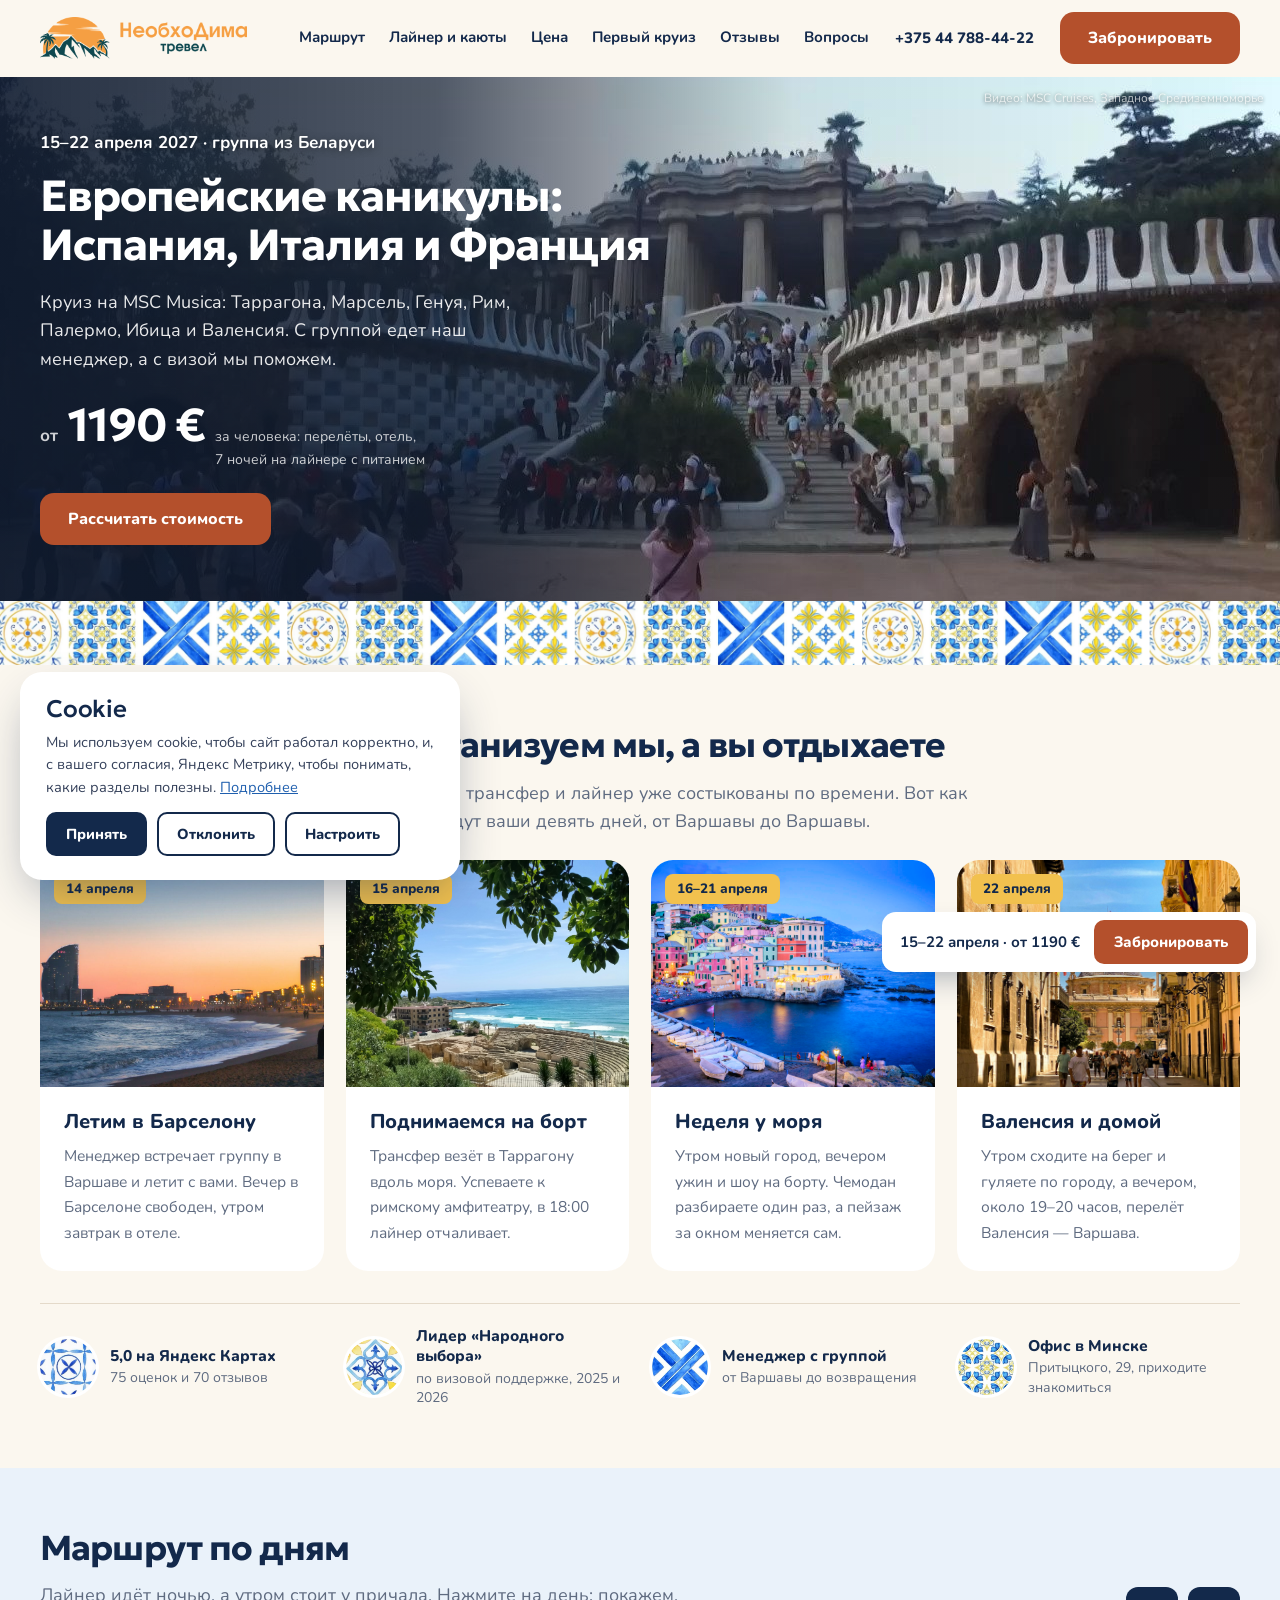
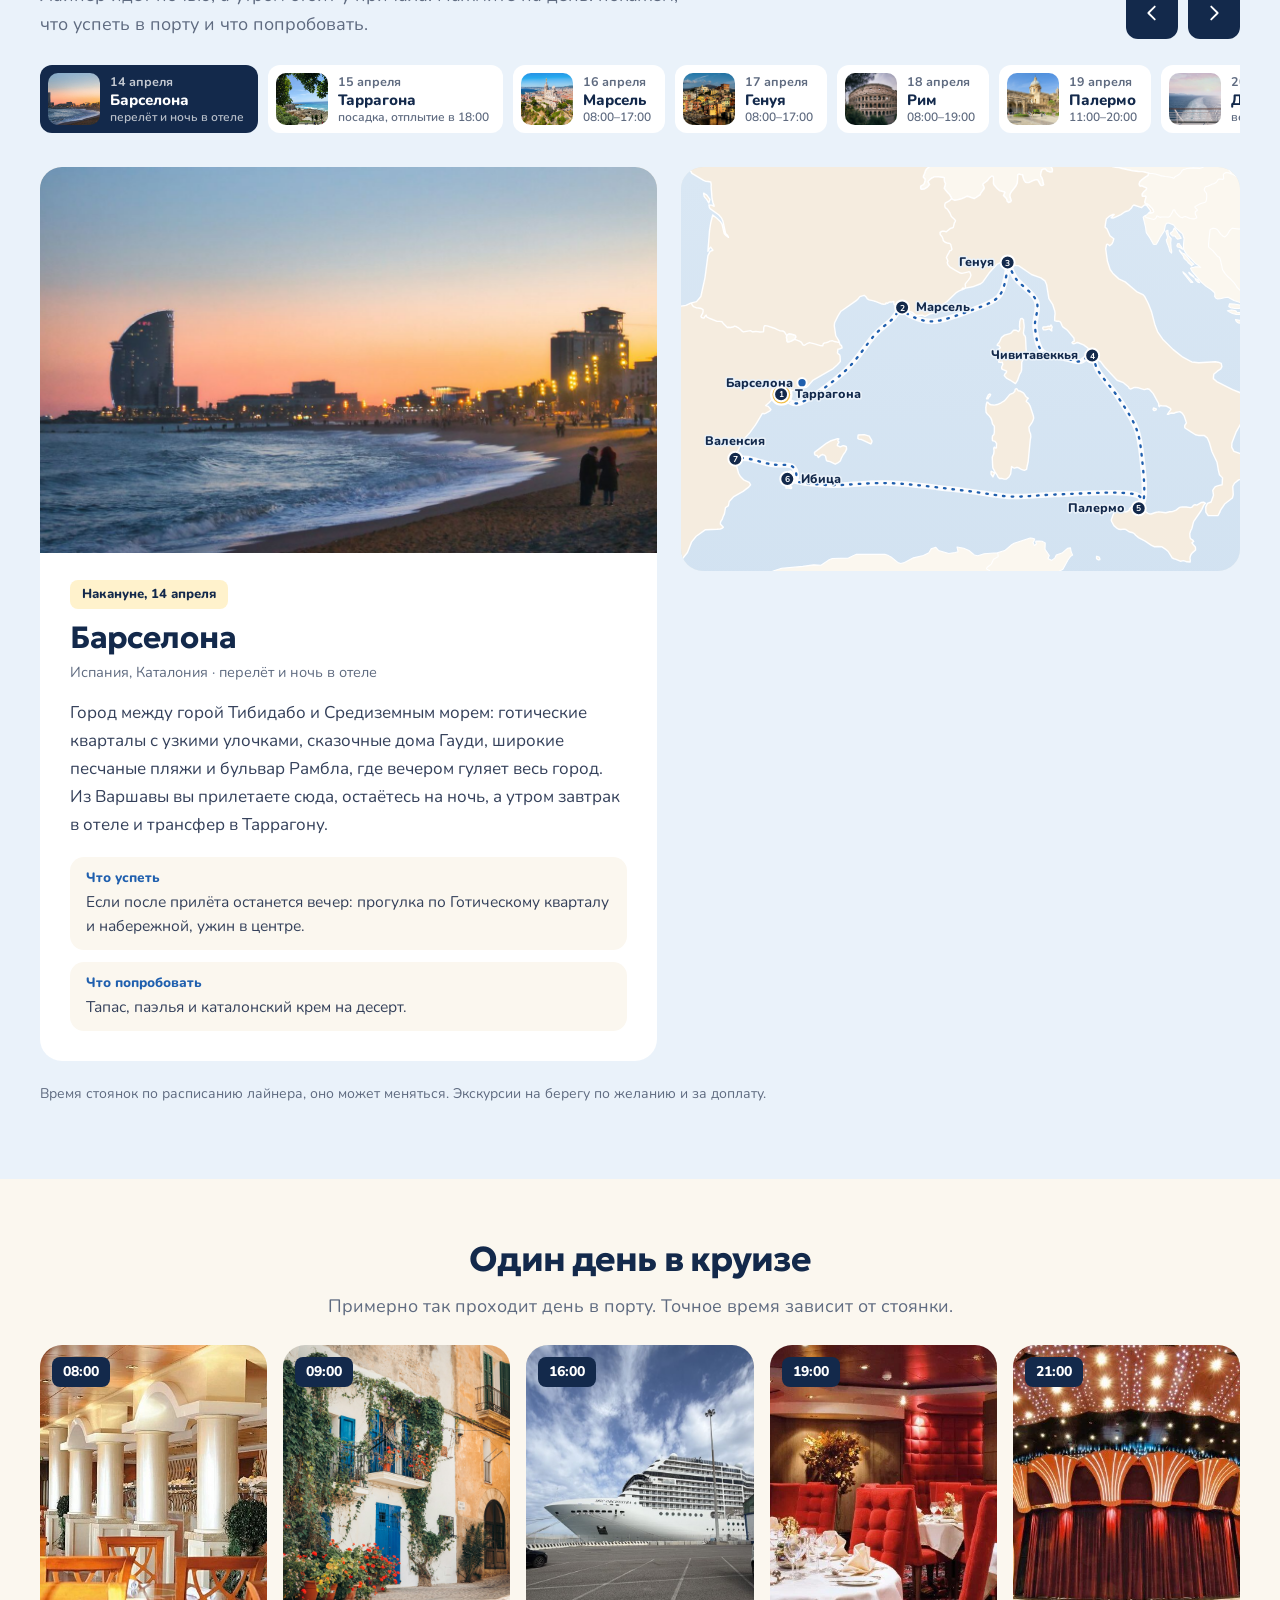
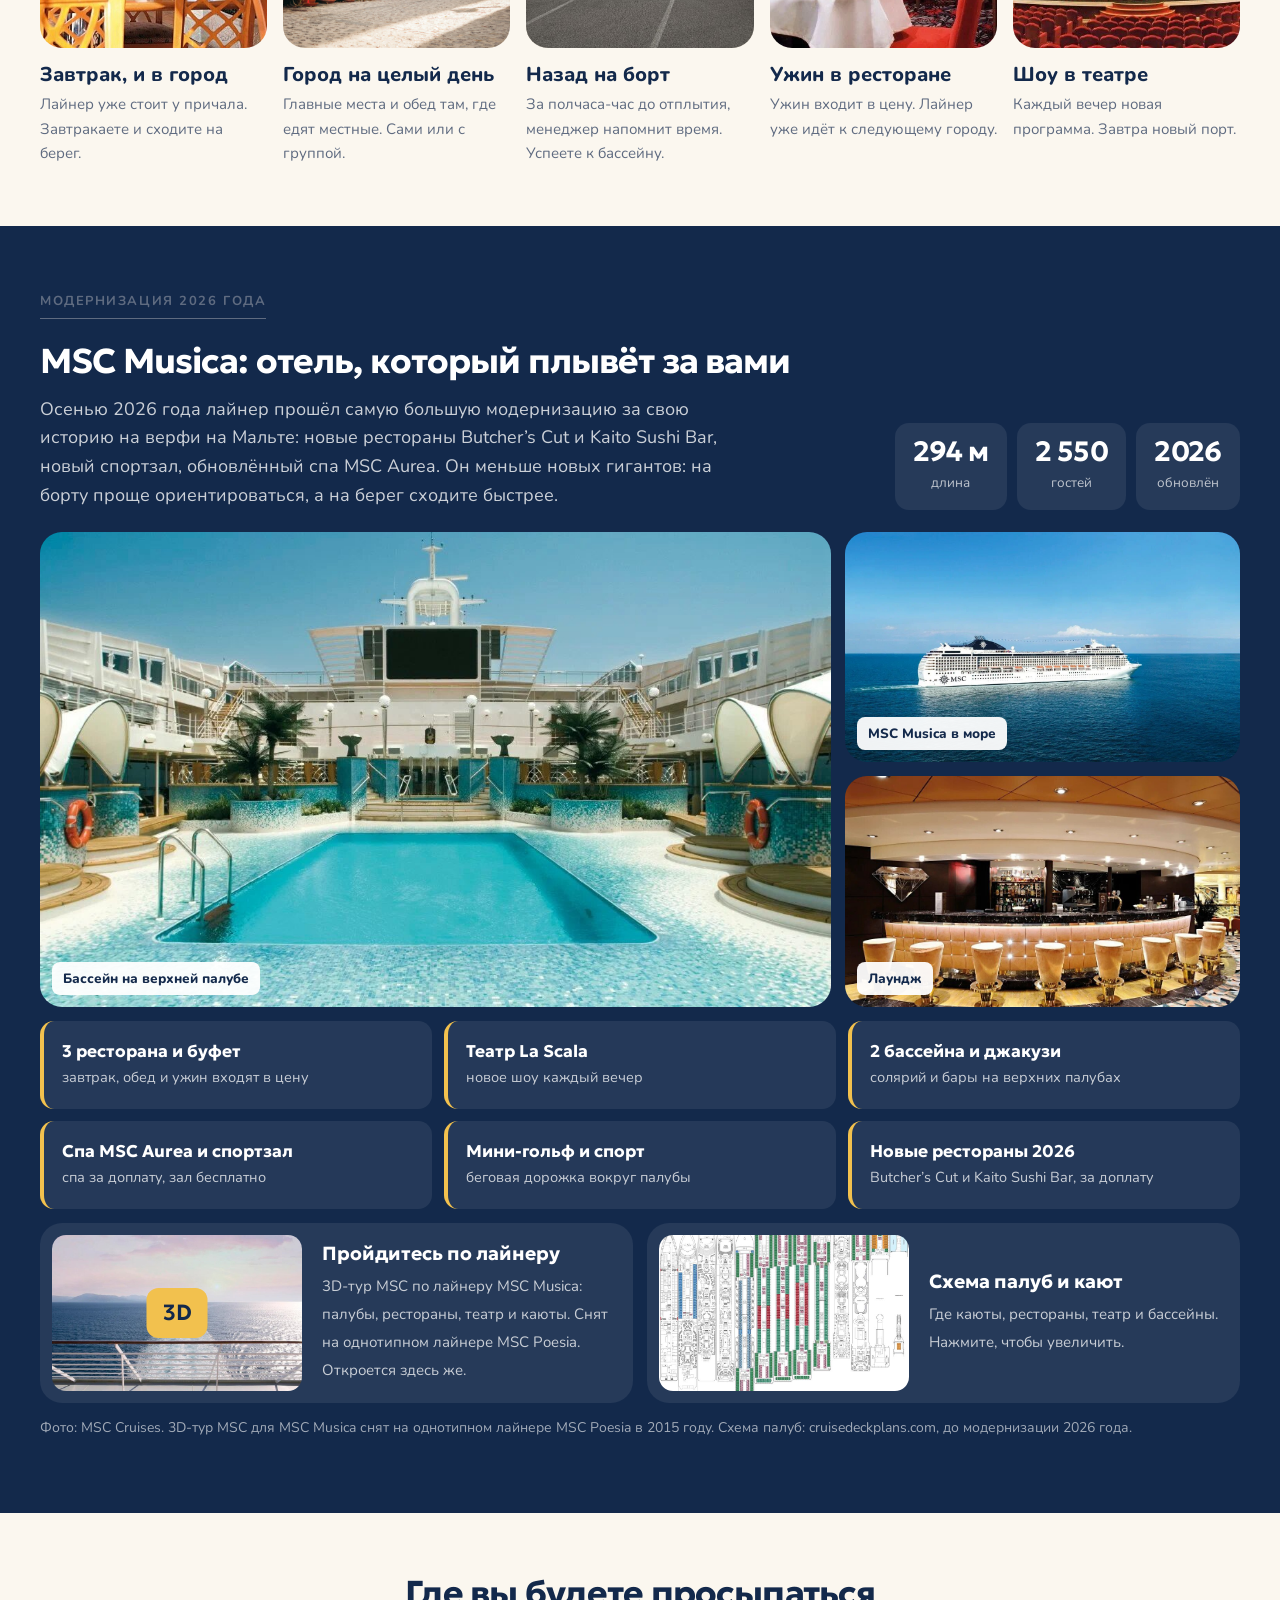
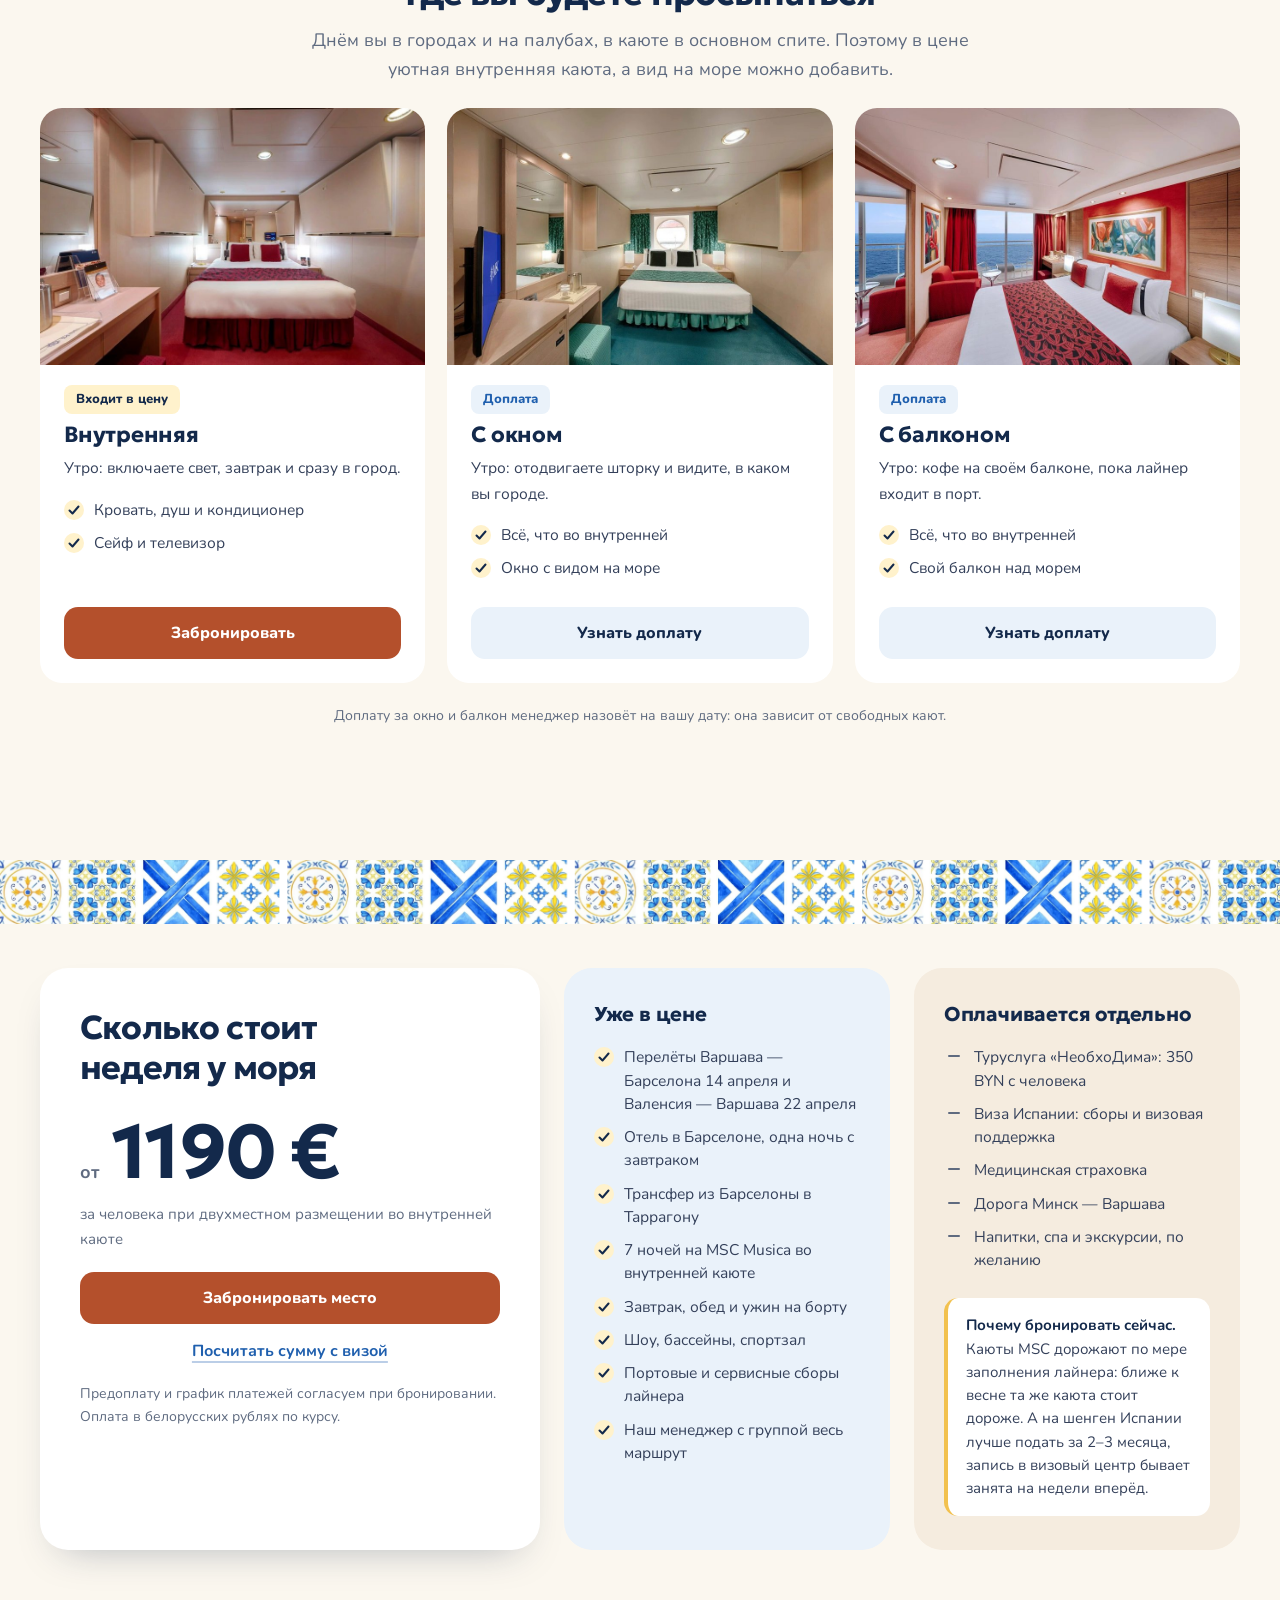
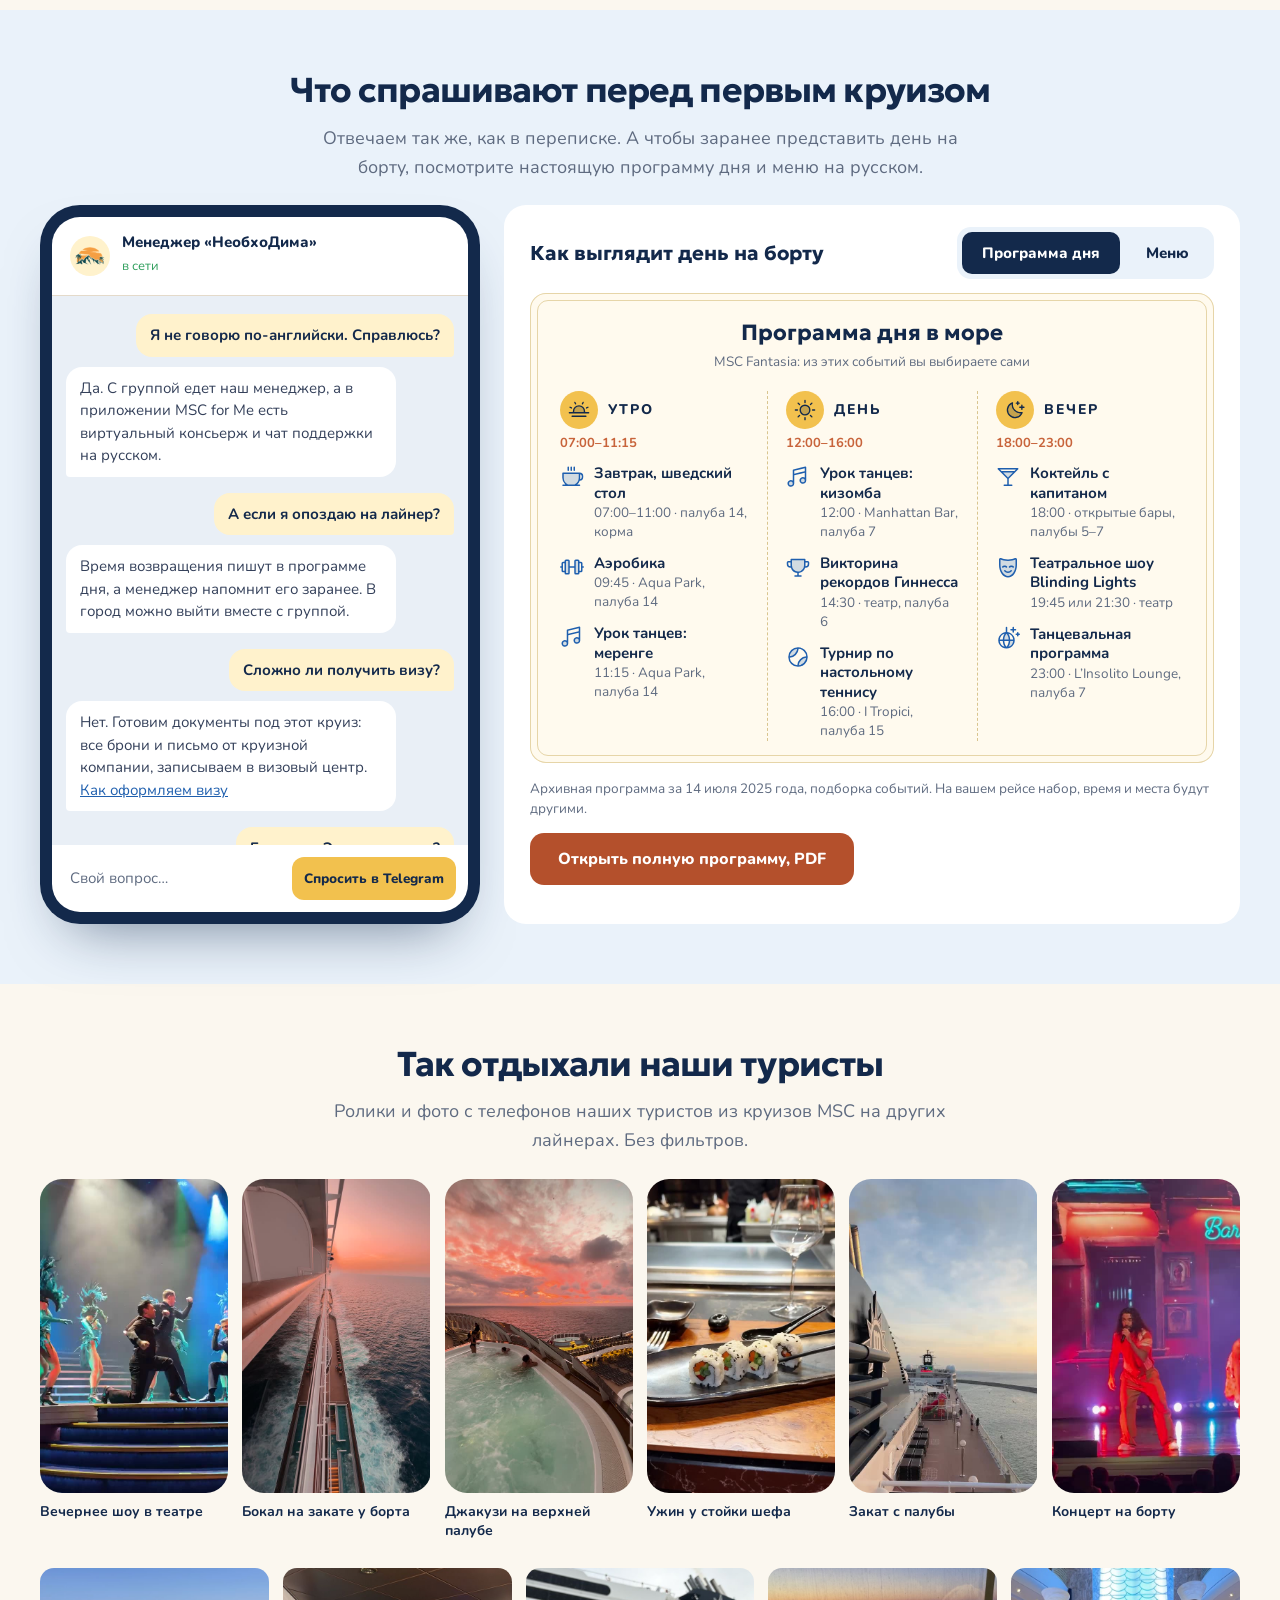
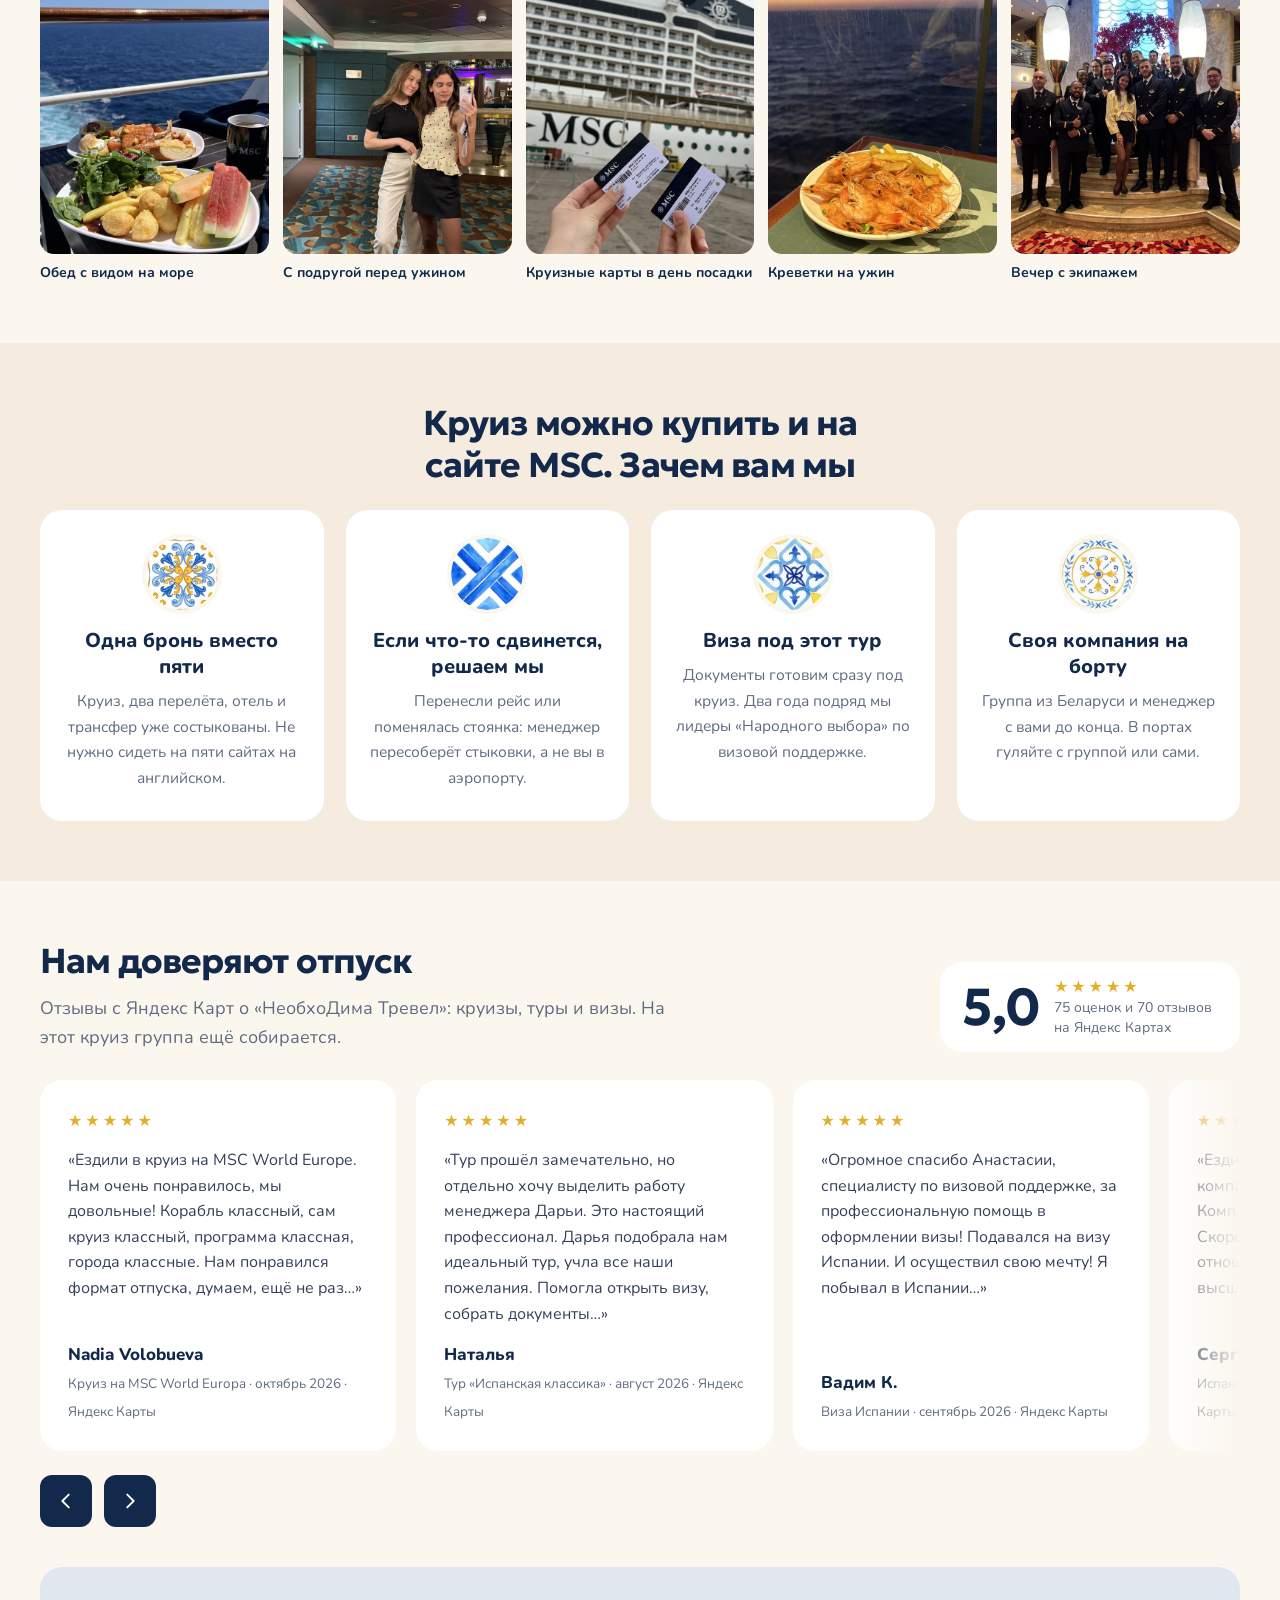
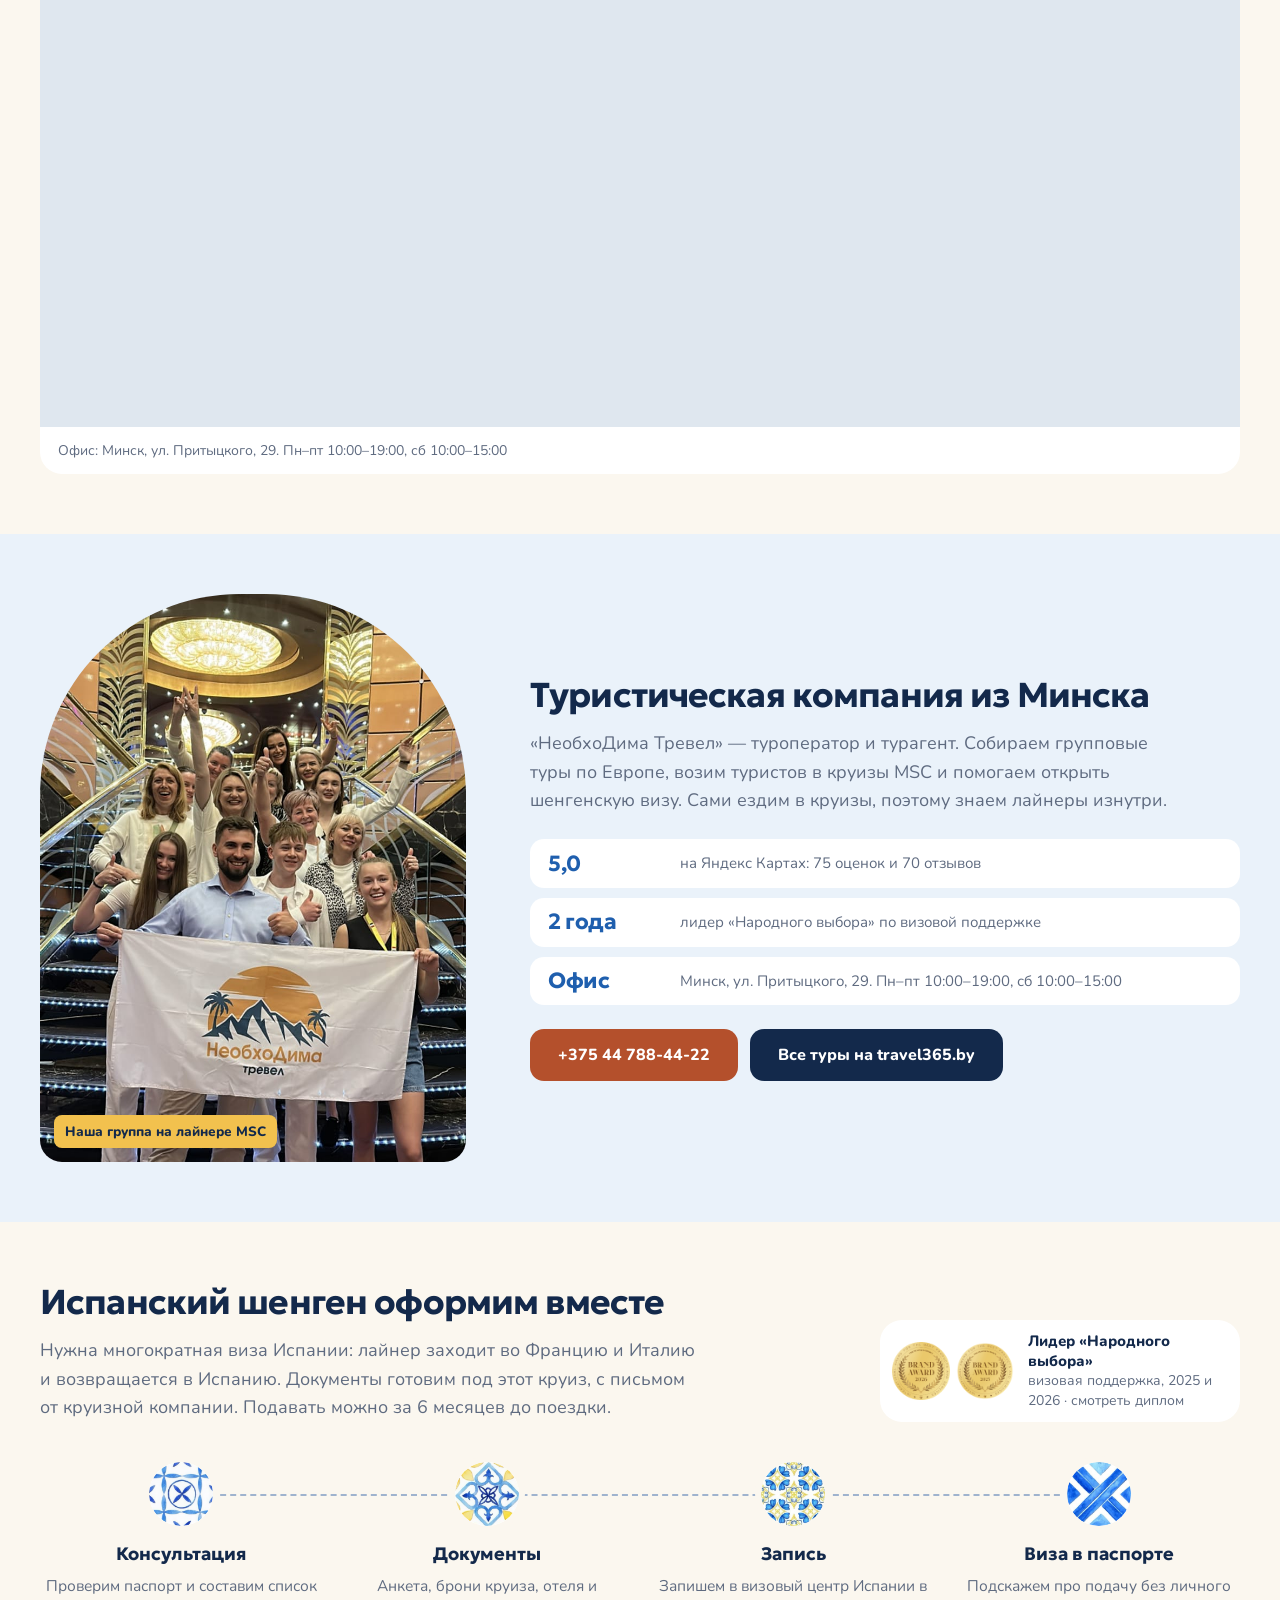
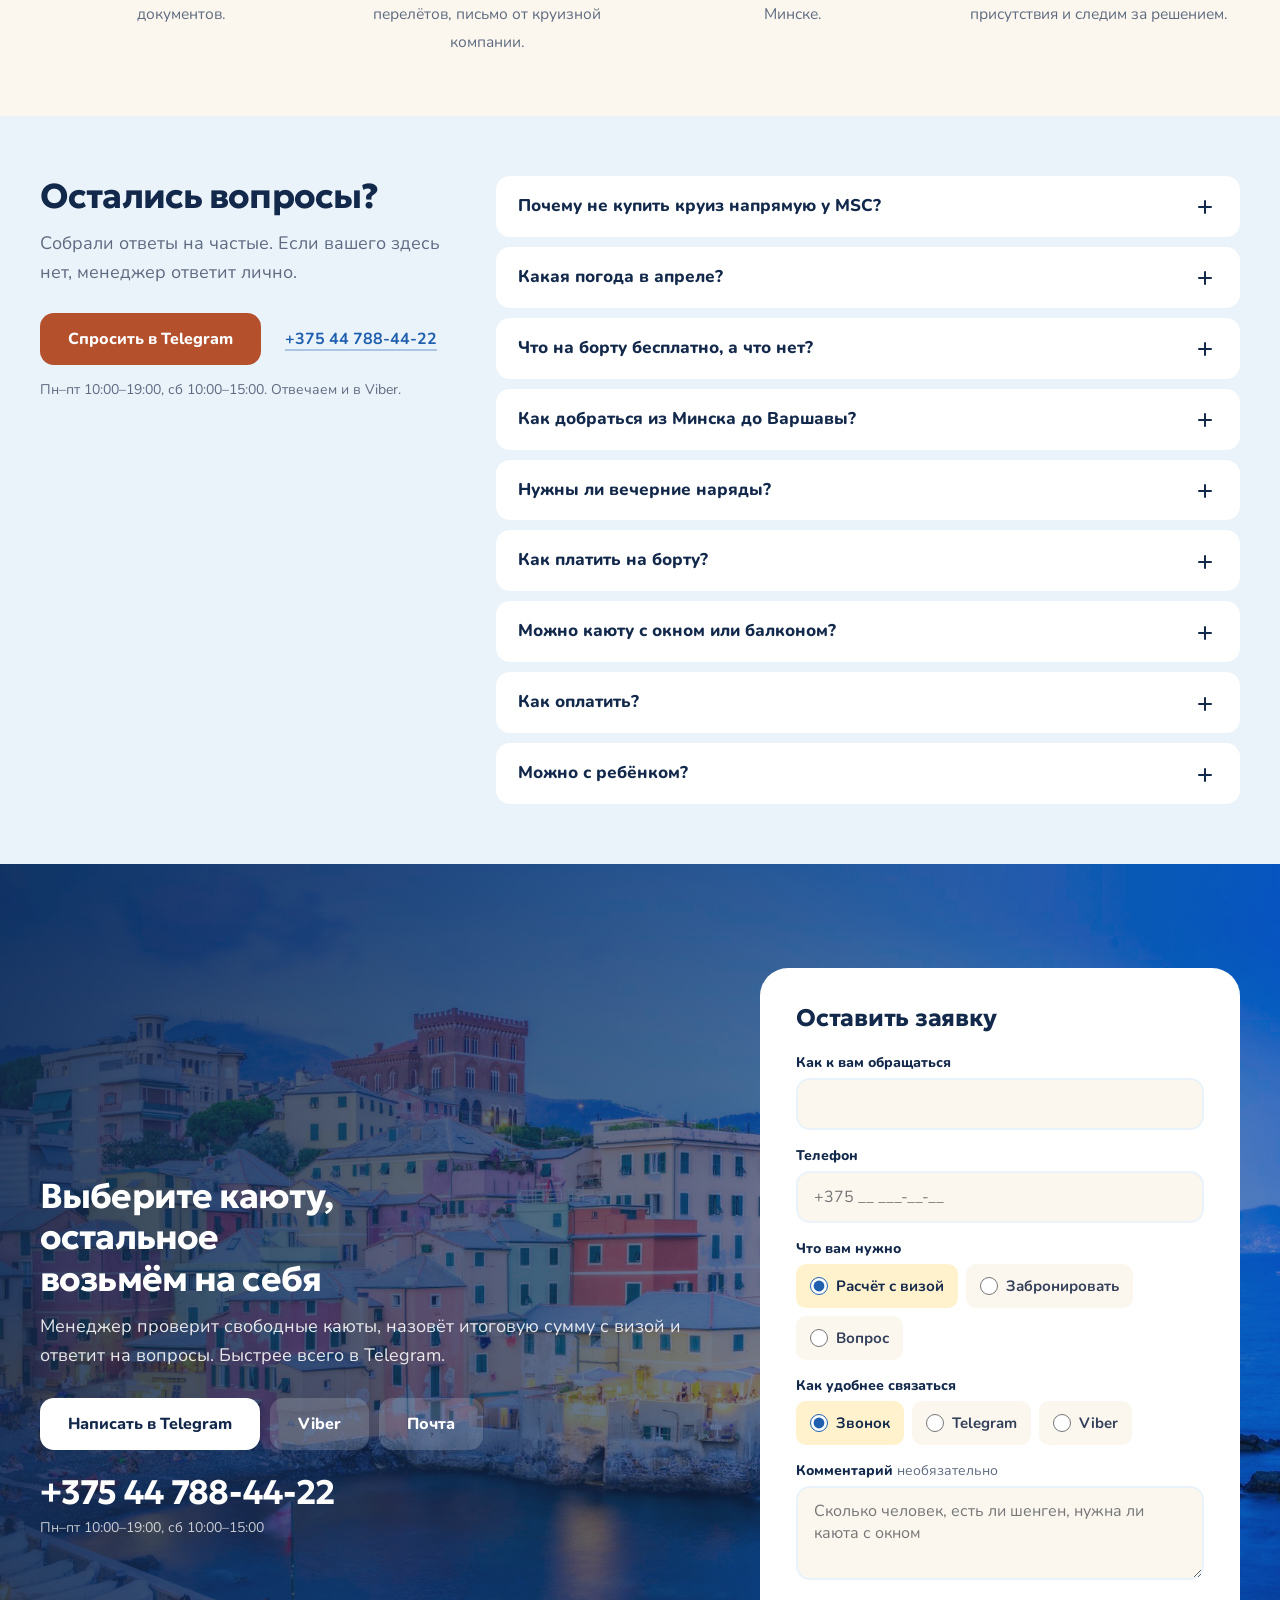
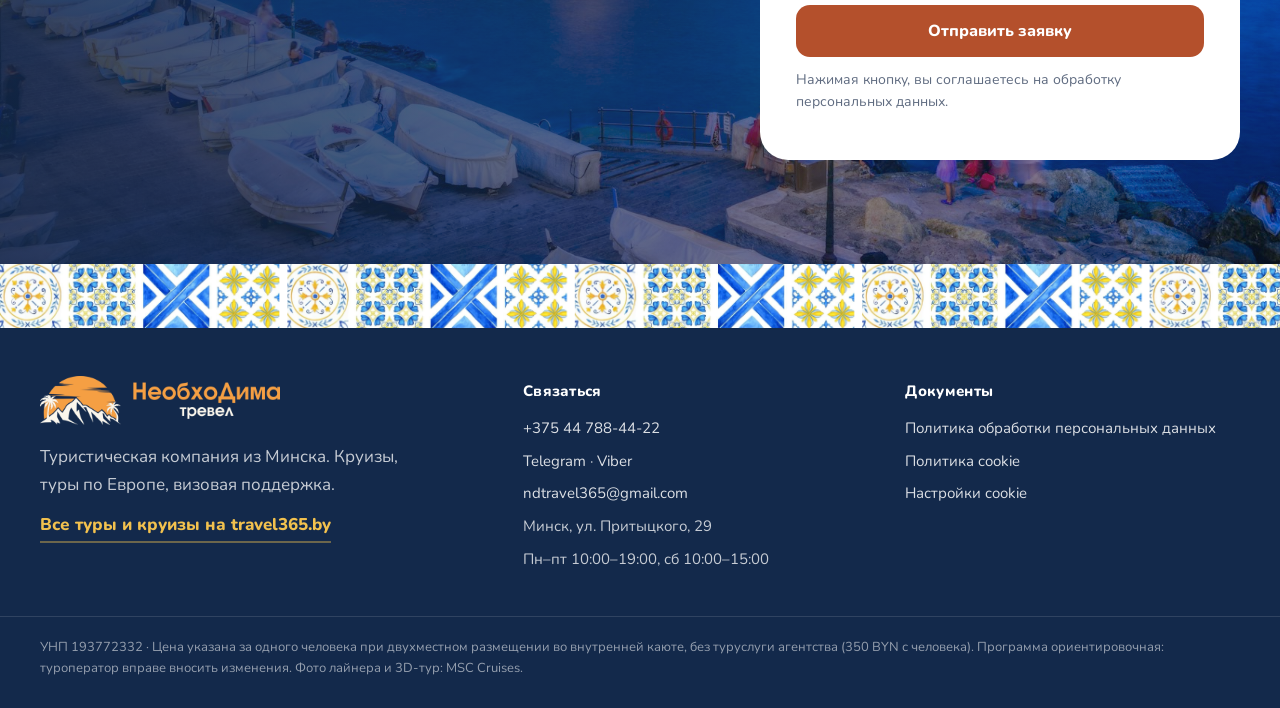
<file: index.html>
<!DOCTYPE html>
<html lang="ru">
<head>
<meta charset="utf-8">
<meta name="viewport" content="width=device-width, initial-scale=1, viewport-fit=cover">
<meta name="robots" content="noindex, nofollow">
<meta name="theme-color" content="#FBF7EF">
<title>Круиз по Средиземному морю на MSC Musica, 15–22 апреля 2027 | НеобхоДима</title>
<meta name="description" content="Неделя на Средиземном море: каждое утро новый город. Марсель, Генуя, Рим, Палермо, Ибица, Валенсия на MSC Musica. Перелёты из Варшавы, отель в Барселоне, виза и менеджер с группой. От 1190 €.">
<meta property="og:title" content="Каждое утро новый город: неделя на Средиземном море">
<meta property="og:description" content="Перелёты, отель в Барселоне и 7 ночей на MSC Musica, от 1190 €. С группой едет наш менеджер.">
<meta property="og:type" content="website">
<meta property="og:image" content="img/u/genoa-boccadasse.jpg">
<link rel="icon" type="image/png" href="img/favicon.png">
<link rel="preconnect" href="https://fonts.googleapis.com">
<link rel="preconnect" href="https://fonts.gstatic.com" crossorigin>
<link href="https://fonts.googleapis.com/css2?family=Geologica:wght@600;700&family=Nunito:wght@400;600;700;800&display=swap" rel="stylesheet">
<link rel="preload" as="image" href="img/u/tarragona-town.jpg">
<link rel="stylesheet" href="css/styles.css?v=28">
<script type="application/ld+json">{"@context": "https://schema.org", "@graph": [{"@type": "TouristTrip", "name": "Круиз по Средиземному морю на MSC Musica, 15–22 апреля 2027", "description": "Таррагона, Марсель, Генуя, Рим, Палермо, Ибица и Валенсия. Перелёты из Варшавы, ночь в Барселоне, 7 ночей на MSC Musica, менеджер с группой.", "touristType": "Туристы из Беларуси", "itinerary": {"@type": "ItemList", "itemListElement": [{"@type": "ListItem", "position": 1, "item": {"@type": "City", "name": "Таррагона"}}, {"@type": "ListItem", "position": 2, "item": {"@type": "City", "name": "Марсель"}}, {"@type": "ListItem", "position": 3, "item": {"@type": "City", "name": "Генуя"}}, {"@type": "ListItem", "position": 4, "item": {"@type": "City", "name": "Чивитавеккья (Рим)"}}, {"@type": "ListItem", "position": 5, "item": {"@type": "City", "name": "Палермо"}}, {"@type": "ListItem", "position": 6, "item": {"@type": "City", "name": "Ибица"}}, {"@type": "ListItem", "position": 7, "item": {"@type": "City", "name": "Валенсия"}}]}, "provider": {"@type": "TravelAgency", "name": "НеобхоДима Тревел", "telephone": "+375447884422", "address": {"@type": "PostalAddress", "streetAddress": "ул. Притыцкого, 29", "addressLocality": "Минск", "addressCountry": "BY"}}}, {"@type": "FAQPage", "mainEntity": [{"@type": "Question", "name": "Почему не купить круиз напрямую у MSC?", "acceptedAnswer": {"@type": "Answer", "text": "MSC продаёт только сам круиз: каюту, питание и развлечения на борту. Перелёты из Варшавы, ночь в Барселоне, трансфер в порт Таррагоны и визу пришлось бы собирать самостоятельно — и следить, чтобы всё совпало по датам. У нас это уже состыковано в один тур. А ещё с группой едет менеджер, который говорит по-русски: встретит в Варшаве, проведёт через посадку на лайнер и будет рядом в портах."}}, {"@type": "Question", "name": "Какая погода в апреле?", "acceptedAnswer": {"@type": "Answer", "text": "Апрель — хорошее время для городов: не жарко, а толп меньше, чем летом. Днём в портах обычно 17–22 °C, вечером на палубе ветрено и прохладнее. Возьмите ветровку или лёгкую куртку, удобную обувь для прогулок по брусчатке и купальник: на лайнере есть бассейны и джакузи, а в солнечный день можно позагорать на палубе."}}, {"@type": "Question", "name": "Что на борту бесплатно, а что нет?", "acceptedAnswer": {"@type": "Answer", "text": "В цену входят: завтрак, обед и ужин в основных ресторанах и на шведском столе, вечерние шоу в театре, бассейны, джакузи, спортзал, а также портовые и сервисные сборы лайнера — на борту за них доплачивать не нужно. Отдельно оплачиваются напитки, тематические рестораны, спа, фото, казино и экскурсии в портах. Если любите кофе, вино или коктейли, иногда выгоднее заранее взять пакет напитков — менеджер подскажет, стоит ли."}}, {"@type": "Question", "name": "Как добраться из Минска до Варшавы?", "acceptedAnswer": {"@type": "Answer", "text": "Дорога до Варшавы в цену не входит: добираетесь удобным для себя способом. 14 апреля группа встречается с менеджером в Варшаве и вместе летит в Барселону."}}, {"@type": "Question", "name": "Нужны ли вечерние наряды?", "acceptedAnswer": {"@type": "Answer", "text": "Днём — свободная одежда: шорты, сарафаны, кроссовки. Вечером в ресторанах принято выглядеть чуть наряднее, без пляжной одежды. За неделю обычно бывает один-два гала-вечера: платье или костюм, рубашка с брюками; смокинг не обязателен, но в шортах и шлёпанцах в ресторан в такой вечер не пускают. А ещё в программе MSC обычно есть Белая вечеринка — гости приходят в белом и танцуют до ночи. Положите в чемодан что-нибудь белое: платье, блузку или рубашку — из этого вечера получаются самые красивые фото круиза."}}, {"@type": "Question", "name": "Как платить на борту?", "acceptedAnswer": {"@type": "Answer", "text": "Наличные на борту почти не нужны: все покупки записываются на круизную карту — она же ключ от каюты. В первый день карту привязывают к банковской карте Visa или Mastercard либо вносят наличный депозит в евро на ресепшене. Если ваша карта не пройдёт, депозит — надёжный вариант: неизрасходованный остаток вернут наличными в последнее утро. Расходы видно в приложении MSC for Me, а с настройкой карты в день посадки поможет менеджер."}}, {"@type": "Question", "name": "Можно каюту с окном или балконом?", "acceptedAnswer": {"@type": "Answer", "text": "Да. Кроме внутренней каюты, на лайнере есть каюты с окном и с балконом — их фото в блоке «Где вы будете просыпаться» выше. Доплата зависит от категории и от того, сколько кают осталось, поэтому менеджер посчитает её на момент бронирования. Чем раньше бронь, тем больше выбор: цены MSC растут по мере того, как лайнер заполняется."}}, {"@type": "Question", "name": "Как оплатить?", "acceptedAnswer": {"@type": "Answer", "text": "Цена указана в евро, оплачиваете в белорусских рублях. Чтобы закрепить место, вносите предоплату, остаток — по графику до поездки. Сумму предоплаты и даты платежей менеджер назовёт при бронировании."}}, {"@type": "Question", "name": "Можно с ребёнком?", "acceptedAnswer": {"@type": "Answer", "text": "Да. На лайнерах MSC есть детские клубы с аниматорами для разных возрастов, а бассейны и вечерние шоу понравятся всей семье. Стоимость для ребёнка зависит от возраста и каюты — менеджер посчитает. Учтите: ребёнку тоже нужны загранпаспорт и шенгенская виза — оформим их вместе с вашими."}}]}]}</script>
<script src="js/consent.js?v=2"></script>
</head>
<body>
<a class="skip" href="#main">К содержимому</a>

<header class="top" id="top">
  <div class="top-in">
    <a class="logo" href="#hero" aria-label="НеобхоДима Тревел, наверх"><img src="img/logo.png" alt="НеобхоДима Тревел" width="640" height="130"></a>
    <nav class="nav" id="nav" aria-label="Разделы">
      <a href="#marshrut">Маршрут</a>
      <a href="#layner">Лайнер и каюты</a>
      <a href="#cena">Цена</a>
      <a href="#strahi">Первый круиз</a>
      <a href="#otzyvy">Отзывы</a>
      <a href="#voprosy">Вопросы</a>
      <a class="nav-phone" href="tel:+375447884422">+375 44 788-44-22</a>
    </nav>
    <a class="top-phone" href="tel:+375447884422">+375 44 788-44-22</a>
    <a class="btn btn-sun btn-sm top-cta" href="#zayavka" data-want="Забронировать каюту">Забронировать</a>
    <button class="burger" type="button" id="burger" aria-controls="nav" aria-expanded="false" aria-label="Меню"><i></i><i></i></button>
  </div>
</header>

<main id="main">

<!-- 1. ПЕРВЫЙ ЭКРАН: видео Западного Средиземноморья -->
<section class="hero" id="hero" aria-labelledby="hero-h">
  <div class="hero-media">
    <video id="heroVideo" muted loop playsinline preload="metadata" poster="promo/msc-wmed.jpg" aria-hidden="true"></video>
    <p class="hero-cap">Видео: MSC Cruises, Западное Средиземноморье</p>
  </div>
  <div class="wrap hero-in">
    <div class="hero-copy">
      <p class="pill">15–22 апреля 2027 · группа из Беларуси</p>
      <h1 id="hero-h">Европейские каникулы:<br>Испания, Италия и&nbsp;Франция</h1>
      <p class="hero-sub">Круиз на MSC Musica: Таррагона, Марсель, Генуя, Рим, Палермо, Ибица и&nbsp;Валенсия. С&nbsp;группой едет наш менеджер, а&nbsp;с&nbsp;визой мы поможем.</p>
      <div class="hero-buy">
        <p class="hero-price"><span>от</span> <b>1190&nbsp;€</b><small>за человека: перелёты, отель, 7&nbsp;ночей на лайнере с питанием</small></p>
        <a class="btn btn-sun" href="#zayavka" data-want="Расчёт с визой">Рассчитать стоимость</a>
      </div>
      <p class="deadline" hidden></p>
    </div>
  </div>
</section>
<div class="trust-band" aria-hidden="true">
  <div class="tiles" aria-hidden="true"></div>
</div>

<!-- 2. ВСЁ ОРГАНИЗУЕМ МЫ + ФАКТЫ ДОВЕРИЯ -->
<section class="sec" id="kak" aria-labelledby="kak-h">
  <div class="wrap">
    <div class="head center">
      <h2 id="kak-h" class="one-line">Всё организуем мы, а&nbsp;вы&nbsp;отдыхаете</h2>
      <p class="lead">Перелёты, отель, трансфер и лайнер уже состыкованы по времени. Вот как пройдут ваши девять дней, от Варшавы до Варшавы.</p>
    </div>
    <ol class="steps">
      <li class="step">
        <figure><img src="img/port-barcelona.jpg" alt="Барселона на закате" width="1400" height="788" loading="lazy"><span class="date">14 апреля</span></figure>
        <h3>Летим в Барселону</h3>
        <p>Менеджер встречает группу в Варшаве и летит с вами. Вечер в Барселоне свободен, утром завтрак в отеле.</p>
      </li>
      <li class="step">
        <figure><img src="img/u/tarragona-amph.jpg" alt="Римский амфитеатр у моря в Таррагоне" width="1600" height="2133" loading="lazy"><span class="date">15 апреля</span></figure>
        <h3>Поднимаемся на борт</h3>
        <p>Трансфер везёт в Таррагону вдоль моря. Успеваете к римскому амфитеатру, в 18:00 лайнер отчаливает.</p>
      </li>
      <li class="step">
        <figure><img src="img/u/genoa-dusk.jpg" alt="Генуя вечером" width="2000" height="1333" loading="lazy"><span class="date">16–21 апреля</span></figure>
        <h3>Неделя у моря</h3>
        <p>Утром новый город, вечером ужин и шоу на борту. Чемодан разбираете один раз, а пейзаж за окном меняется сам.</p>
      </li>
      <li class="step">
        <figure><img src="img/u/valencia-street.jpg" alt="Улица старой Валенсии" width="1200" height="1600" loading="lazy"><span class="date">22 апреля</span></figure>
        <h3>Валенсия и домой</h3>
        <p>Утром сходите на берег и гуляете по городу, а вечером, около 19–20 часов, перелёт Валенсия — Варшава.</p>
      </li>
    </ol>
    <ul class="trust" aria-label="Почему нам доверяют">
    <li><img src="art/badge-02.png" alt="" width="56" height="56"><span><b>5,0 на Яндекс Картах</b>75 оценок и 70 отзывов</span></li>
    <li><img src="art/badge-03.png" alt="" width="56" height="56"><span><b>Лидер «Народного выбора»</b>по визовой поддержке, 2025 и 2026</span></li>
    <li><img src="art/badge-05.png" alt="" width="56" height="56"><span><b>Менеджер с группой</b>от Варшавы до возвращения</span></li>
    <li><img src="art/badge-04.png" alt="" width="56" height="56"><span><b>Офис в Минске</b>Притыцкого, 29, приходите знакомиться</span></li>
  </ul>
  </div>
</section>

<!-- 3. МАРШРУТ -->
<section class="sec azure route" id="marshrut" aria-labelledby="route-h">
  <div class="wrap">
    <div class="head-row">
      <div class="head">
        <h2 id="route-h">Маршрут по дням</h2>
        <p class="lead">Лайнер идёт ночью, а утром стоит у причала. Нажмите на день: покажем, что успеть в порту и что попробовать.</p>
      </div>
      <div class="arrows"><button type="button" id="prevDay" aria-label="Предыдущий день"><svg viewBox="0 0 24 24" width="22" height="22" aria-hidden="true"><path d="M15 5l-7 7 7 7" fill="none" stroke="currentColor" stroke-width="2" stroke-linecap="round" stroke-linejoin="round"/></svg></button><button type="button" id="nextDay" aria-label="Следующий день"><svg viewBox="0 0 24 24" width="22" height="22" aria-hidden="true"><path d="M9 5l7 7-7 7" fill="none" stroke="currentColor" stroke-width="2" stroke-linecap="round" stroke-linejoin="round"/></svg></button></div>
    </div>
    <div class="chips" id="days" role="tablist" aria-label="Дни круиза"></div>
    <div class="rt">
      <article class="day-card" id="dayCard" role="tabpanel" aria-live="polite">
        <div class="porthole" id="routePorthole"></div>
        <div class="day-body" id="dayBody"></div>
      </article>
      <div class="map-box"><svg class="map" id="routeMap" viewBox="70 210 720 520" preserveAspectRatio="xMidYMid slice" xmlns="http://www.w3.org/2000/svg" role="img" aria-label="Карта маршрута круиза"><defs><linearGradient id="sea" x1="0" y1="0" x2="0" y2="1"><stop offset="0" stop-color="#E8EEEF"/><stop offset="1" stop-color="#DCE5E7"/></linearGradient></defs><rect width="800" height="987" fill="url(#sea)"/><path d="M624.7,463.1L624.4,462.7L624.7,463.1ZM75.3,64.2L75.6,67.2L74.0,67.8L72.5,66.8L69.7,66.8L67.0,67.4L67.6,62.2L72.9,62.8L75.3,64.2ZM56.5,48.9L55.2,52.7L51.7,51.4L51.4,50.4L55.4,48.2L56.2,48.2L56.5,48.9ZM50.6,-78.5L47.8,-75.9L38.8,-73.3L34.9,-70.7L28.2,-64.8L26.9,-64.3L16.6,-65.7L9.0,-73.4L4.2,-76.5L2.1,-76.9L0.1,-76.0L-4.4,-75.0L-8.9,-75.2L-6.6,-78.7L-3.5,-80.7L-10.5,-82.1L-12.5,-83.2L-14.7,-85.7L-20.2,-86.1L-22.8,-85.5L-27.3,-82.2L-34.3,-78.7L-42.7,-83.5L-44.4,-85.7L-44.4,-89.8L-45.6,-93.1L-48.0,-94.3L-45.0,-98.5L-41.3,-101.4L-33.4,-104.2L-21.3,-111.0L-14.6,-113.8L-8.3,-118.8L-5.7,-121.8L-3.8,-126.0L-1.9,-131.1L0.7,-135.3L-1.8,-136.3L-3.0,-139.4L-2.7,-142.6L-1.5,-145.4L-2.6,-149.0L-4.5,-152.7L-4.4,-155.6L-3.9,-158.7L-8.7,-158.6L-13.5,-157.6L-17.9,-155.4L-22.2,-152.4L-26.0,-151.9L-25.9,-154.2L-24.3,-157.2L-20.0,-161.4L-15.4,-164.9L-13.8,-167.6L-12.5,-170.7L-10.2,-173.2L-4.2,-177.9L7.2,-183.2L9.0,-183.6L13.5,-182.9L17.9,-183.7L21.7,-185.7L25.6,-186.1L34.3,-180.5L31.7,-189.1L35.5,-191.2L41.1,-183.4L43.2,-182.6L47.5,-183.7L45.8,-185.0L43.9,-185.1L41.3,-186.3L39.1,-188.8L35.5,-196.6L35.7,-201.3L38.2,-206.2L40.8,-210.7L38.6,-211.6L36.8,-213.4L36.3,-217.9L37.0,-221.9L41.8,-225.4L43.2,-230.8L43.8,-236.7L43.0,-239.4L38.2,-239.0L35.9,-237.9L33.8,-236.1L31.7,-236.2L25.8,-242.8L22.4,-247.8L16.4,-258.4L15.5,-264.7L20.3,-278.4L27.8,-287.2L36.6,-290.3L34.9,-290.9L21.5,-291.0L17.1,-289.9L13.0,-286.3L10.7,-285.2L8.2,-284.8L6.0,-283.0L3.9,-280.5L1.6,-278.9L-2.9,-279.3L-5.1,-278.8L-6.6,-280.2L-7.9,-282.6L-9.6,-283.3L-11.5,-282.5L-15.6,-279.3L-19.7,-277.4L-24.6,-279.5L-31.1,-283.2L-32.4,-281.8L-33.8,-278.3L-34.6,-272.9L-39.2,-277.6L-43.1,-284.0L-44.5,-288.0L-44.6,-292.5L-42.4,-294.2L-40.1,-292.6L-36.7,-303.3L-29.8,-317.3L-27.4,-321.4L-25.7,-326.8L-26.0,-330.3L-27.5,-333.3L-33.9,-340.1L-33.8,-345.7L-33.1,-351.9L-31.4,-355.7L-30.7,-356.4L-22.2,-356.3L-25.5,-358.3L-32.1,-364.0L-32.0,-366.0L-30.4,-371.3L-31.1,-370.7L-32.5,-368.3L-35.2,-362.4L-36.9,-361.0L-41.5,-359.6L-42.4,-356.7L-43.1,-356.0L-45.4,-355.6L-46.2,-352.9L-46.7,-352.8L-47.3,-355.7L-47.4,-360.5L-46.5,-365.0L-44.7,-368.4L-37.9,-376.4L-41.2,-373.9L-48.7,-366.6L-52.6,-361.8L-53.6,-360.2L-53.9,-358.8L-53.9,-357.2L-52.2,-348.8L-52.7,-344.9L-59.1,-319.3L-60.4,-316.8L-61.5,-315.4L-62.6,-315.1L-65.8,-315.6L-67.2,-317.5L-67.2,-319.7L-66.6,-322.9L-63.9,-335.1L-62.7,-338.4L-61.0,-341.6L-57.2,-347.1L-59.8,-346.4L-60.9,-346.7L-61.7,-347.8L-61.2,-364.2L-59.1,-369.7L-58.3,-377.6L-56.5,-384.4L-54.5,-389.3L-52.9,-395.7L-50.5,-398.5L-49.9,-402.9L-47.2,-407.6L-45.2,-412.5L-46.3,-412.0L-59.4,-399.2L-62.8,-396.9L-67.4,-397.5L-70.9,-399.0L-73.6,-402.0L-74.8,-407.8L-78.2,-407.9L-81.1,-409.0L-81.0,-409.7L-77.3,-412.9L-71.4,-414.0L-65.8,-419.1L-70.7,-422.6L-70.3,-423.7L-66.0,-426.6L-60.5,-436.5L-59.4,-445.6L-62.0,-449.9L-62.9,-452.8L-68.2,-455.9L-69.1,-459.9L-68.5,-462.2L-66.8,-464.4L-64.2,-466.1L-60.1,-467.8L-63.8,-469.5L-65.2,-471.6L-66.2,-474.6L-66.3,-476.4L-64.4,-484.2L-63.3,-487.4L-61.1,-491.6L-51.3,-491.3L-50.1,-493.2L-49.0,-493.2L-44.0,-491.6L-44.7,-493.4L-53.0,-503.2L-53.7,-505.1L-51.4,-510.4L-51.2,-512.8L-51.5,-515.3L-50.9,-517.2L-48.2,-518.2L-40.3,-518.1L-38.3,-519.0L-39.2,-521.6L-41.1,-524.9L-41.4,-527.8L-41.0,-530.3L-40.9,-535.4L-40.5,-537.6L-38.6,-541.0L-37.1,-542.0L-35.1,-542.6L-30.8,-541.5L-29.1,-540.1L-27.2,-536.9L-25.8,-537.2L-20.3,-540.7L-18.7,-541.2L-16.5,-537.1L-7.2,-540.3L5.3,-541.8L12.9,-543.9L20.8,-544.7L28.2,-547.1L36.0,-546.0L36.2,-544.6L35.8,-542.6L33.8,-537.3L34.2,-531.4L33.7,-529.6L32.8,-527.3L29.9,-523.2L22.4,-517.3L8.6,-503.8L0.4,-497.1L-0.7,-493.9L-1.4,-489.5L3.5,-488.6L5.4,-487.1L4.3,-484.8L-3.0,-477.0L-5.1,-470.0L0.4,-470.2L5.0,-471.6L14.1,-476.0L22.7,-479.2L26.8,-479.4L34.8,-476.8L36.6,-476.7L40.0,-477.9L43.5,-478.1L66.7,-477.3L73.2,-478.8L77.5,-477.0L81.0,-472.4L84.4,-464.0L84.3,-462.6L82.3,-458.8L78.5,-454.0L75.2,-447.5L74.3,-443.9L73.6,-440.1L72.6,-436.5L66.1,-419.8L59.8,-410.6L57.0,-404.1L53.5,-398.9L50.1,-395.7L46.5,-393.5L36.2,-391.2L33.3,-389.5L29.9,-386.7L26.2,-385.3L30.5,-385.5L34.7,-387.1L42.4,-387.6L51.2,-382.2L50.4,-377.8L46.8,-374.3L38.8,-373.7L31.2,-365.9L27.8,-363.6L24.2,-362.4L19.7,-362.7L11.6,-364.8L8.0,-367.0L11.2,-363.4L14.9,-361.6L36.1,-357.2L37.4,-357.7L44.2,-362.3L53.2,-362.3L70.4,-353.9L75.4,-347.5L82.4,-338.3L86.3,-334.7L89.1,-331.5L90.8,-326.6L94.1,-310.6L97.9,-295.1L102.9,-278.5L105.2,-273.8L108.1,-270.6L123.1,-263.2L126.5,-260.7L132.3,-253.6L137.9,-246.1L143.2,-240.3L148.8,-235.6L146.1,-233.2L144.2,-229.4L145.6,-224.2L147.9,-219.2L152.4,-211.4L156.4,-202.8L154.9,-204.1L153.4,-204.8L151.3,-204.6L149.2,-205.0L145.4,-207.7L141.7,-211.0L134.5,-209.7L130.4,-210.3L126.9,-210.2L133.6,-208.3L140.8,-208.1L156.9,-193.8L162.3,-185.3L165.5,-174.2L163.3,-169.2L159.9,-166.0L156.7,-162.3L153.7,-158.1L162.6,-152.0L164.5,-152.2L166.5,-153.0L168.4,-155.1L171.6,-160.2L173.2,-162.0L178.8,-162.6L183.4,-162.2L188.0,-161.1L192.1,-161.5L200.3,-159.3L204.5,-157.3L215.0,-148.6L217.2,-143.8L218.2,-137.6L218.4,-130.7L216.6,-124.5L214.6,-118.9L213.4,-111.6L212.5,-109.0L211.2,-107.0L205.7,-101.3L202.0,-99.0L200.5,-100.0L198.8,-99.9L198.7,-98.5L200.4,-95.6L200.4,-92.1L197.2,-89.5L193.8,-88.4L188.3,-89.8L180.6,-85.0L186.1,-82.5L187.2,-79.9L185.9,-75.3L182.4,-73.3L178.5,-72.4L174.6,-72.1L171.3,-71.0L168.1,-68.8L172.1,-70.0L174.8,-69.0L176.5,-65.1L178.1,-64.0L185.8,-62.4L190.6,-62.4L199.8,-63.3L204.2,-63.3L205.8,-62.6L205.8,-59.4L205.1,-51.6L203.9,-50.0L191.7,-43.4L189.2,-38.9L188.5,-36.1L181.3,-36.6L178.0,-33.7L172.2,-31.8L167.8,-29.7L163.4,-27.1L159.8,-26.3L144.3,-29.4L134.9,-29.2L122.2,-26.5L118.9,-26.9L114.0,-29.5L109.0,-31.2L103.2,-32.0L98.2,-34.4L101.3,-29.8L94.4,-25.4L91.2,-24.5L87.9,-24.6L81.1,-23.4L74.8,-24.1L75.8,-20.9L77.4,-18.2L76.1,-17.0L74.6,-16.7L62.7,-18.8L61.0,-18.4L59.5,-16.5L55.2,-17.5L51.0,-20.7L46.5,-22.9L41.8,-23.9L38.0,-23.5L22.6,-18.5L19.6,-13.4L18.0,-6.3L15.8,0.1L12.2,4.9L7.9,5.6L3.8,2.2L-3.9,-1.5L-6.6,-4.0L-7.4,-4.2L-8.3,-3.3L-11.3,-2.2L-14.4,-2.1L-19.3,-1.1L-27.7,1.9L-31.1,4.0L-38.4,9.6L-39.8,11.2L-42.5,16.9L-46.6,17.9L-50.3,14.2L-54.5,13.0L-58.9,14.2L-61.6,16.2L-62.9,14.6L-62.9,11.3L-59.7,7.5L-51.0,4.6L-43.4,-3.0L-39.7,-7.7L-38.2,-10.3L-36.3,-11.9L-34.0,-12.6L-32.7,-15.5L-22.2,-27.1L-21.3,-29.8L-20.8,-34.6L-19.9,-39.2L-11.3,-42.2L-7.2,-52.0L-6.0,-52.8L6.0,-54.6L14.9,-54.4L23.7,-52.5L28.3,-52.3L32.8,-53.0L36.4,-55.6L42.5,-65.2L45.9,-69.4L49.9,-73.2L53.6,-77.6L59.5,-85.7L55.5,-82.9L50.6,-78.5ZM111.5,-21.9L108.3,-19.9L107.3,-17.5L106.5,-16.5L104.4,-15.9L102.4,-15.9L94.4,-20.7L92.6,-20.5L94.4,-22.7L99.3,-24.5L102.1,-26.9L108.5,-24.6L111.5,-21.9ZM589.2,881.7L589.1,882.9L587.8,891.5L587.4,894.6L587.2,899.8L587.2,906.1L590.3,911.4L590.4,913.7L589.2,916.4L583.6,919.5L576.4,923.5L570.2,927.3L563.4,931.4L561.3,934.1L558.0,936.1L555.1,938.2L554.6,940.1L552.7,943.8L550.1,946.8L543.6,948.2L542.4,949.1L539.4,953.6L538.1,955.3L536.4,959.0L538.6,968.4L541.2,978.2L541.8,982.2L541.7,985.6L540.2,989.2L536.8,994.4L534.3,998.2L529.4,1005.0L528.0,1006.7L524.7,1008.6L518.2,1011.3L513.7,1013.6L511.4,1003.2L509.4,994.3L507.8,987.0L504.9,974.0L502.5,963.0L500.1,951.9L497.9,941.9L495.7,931.8L494.7,930.3L488.1,925.5L482.0,921.1L475.6,916.0L468.7,910.6L467.6,903.7L464.0,893.3L460.3,887.4L458.9,885.9L451.3,882.1L447.0,879.4L445.8,877.8L444.9,873.5L441.8,865.0L438.3,857.3L437.0,852.1L436.8,845.5L437.5,840.7L439.1,838.6L446.4,832.7L449.9,825.5L454.1,822.8L457.7,820.8L460.7,818.4L463.3,814.6L465.3,810.6L465.7,806.2L466.5,799.2L467.9,794.3L471.0,788.8L469.7,784.3L468.0,779.5L468.5,771.2L468.1,767.8L466.8,764.8L465.4,760.9L465.3,757.7L466.7,749.2L467.7,742.7L469.3,734.3L468.7,731.9L467.5,730.1L463.9,728.3L463.9,727.1L464.8,725.9L470.0,721.8L472.9,715.7L475.3,714.4L478.8,712.2L478.7,709.8L477.9,707.3L487.3,704.4L496.2,696.9L499.4,695.0L520.1,688.1L522.8,688.6L525.9,689.6L525.0,692.2L523.8,694.2L525.6,697.9L528.1,695.7L527.4,694.2L527.3,692.2L531.5,692.0L535.3,692.3L539.5,694.5L539.2,702.7L544.7,710.7L543.1,714.7L547.7,717.1L551.7,714.2L553.7,710.1L561.1,707.6L568.2,701.5L572.0,700.9L572.9,705.9L574.8,710.3L572.1,711.9L568.8,716.5L562.3,728.4L556.4,731.8L552.0,736.4L550.5,739.6L550.1,743.4L551.2,750.1L554.5,756.9L558.2,761.0L561.8,762.3L570.2,768.8L570.0,772.6L571.2,777.2L571.6,782.7L574.6,787.1L568.3,796.7L564.9,803.6L558.3,813.2L552.3,819.3L539.6,828.5L536.5,831.5L534.5,834.7L533.5,837.9L533.9,841.8L538.0,851.2L543.6,856.8L549.3,859.8L559.1,858.6L558.8,862.2L559.5,866.6L563.5,866.4L566.1,865.7L568.4,861.5L573.2,864.4L575.7,873.2L579.8,875.9L580.3,877.0L578.8,877.6L577.7,878.6L578.9,879.4L582.8,880.4L585.2,879.7L589.2,881.7ZM580.6,809.7L574.7,813.0L575.8,810.1L579.7,806.6L580.7,807.4L580.6,809.7ZM568.4,857.1L567.4,857.3L565.6,858.6L564.6,858.7L561.8,857.3L560.8,857.3L559.4,856.3L559.9,851.0L560.3,849.5L567.0,849.3L570.7,852.5L571.3,853.3L571.4,854.2L569.7,856.0L568.4,857.1ZM513.9,161.9L515.1,162.6L517.8,165.1L517.1,169.4L514.0,176.1L512.4,181.6L512.2,185.8L512.5,187.8L516.1,188.1L517.6,188.1L522.3,189.2L526.1,190.9L526.9,192.6L527.4,194.7L531.9,197.6L537.1,199.5L538.8,198.9L545.3,192.1L547.8,193.2L549.3,196.9L549.2,198.8L547.4,206.0L547.1,209.9L548.7,212.4L548.8,214.4L548.4,216.2L545.8,216.4L542.3,215.4L539.4,212.3L537.2,212.7L535.3,213.5L534.3,216.4L533.5,219.9L533.7,221.9L535.1,223.4L536.2,226.6L536.9,230.7L537.5,232.6L536.9,233.4L535.1,234.0L533.6,233.4L530.9,228.5L529.7,226.6L527.6,226.3L523.9,227.5L518.3,230.2L516.0,230.2L514.1,229.7L512.3,227.3L510.7,222.8L510.3,220.0L509.2,220.1L505.6,219.2L503.9,220.4L503.9,225.0L503.5,230.7L501.7,234.5L496.7,240.9L494.8,243.7L494.1,245.7L494.0,247.4L494.7,250.4L495.8,253.3L494.9,254.9L492.2,255.8L490.4,254.0L489.6,250.9L485.6,246.7L487.4,243.1L487.1,242.2L480.4,240.4L477.5,237.7L473.4,233.0L472.7,231.0L472.8,224.4L472.6,222.8L472.1,222.0L470.1,222.0L467.3,224.3L464.8,227.7L459.6,231.6L459.1,232.4L460.8,236.2L460.8,237.7L456.5,243.6L455.7,245.6L450.4,249.3L447.9,250.7L440.5,248.0L438.5,247.7L435.2,249.5L430.5,251.3L422.9,253.0L420.1,251.7L418.8,250.5L418.1,248.7L416.2,245.5L414.1,243.6L412.6,241.6L410.6,239.3L409.3,237.4L411.0,231.4L409.8,229.2L409.2,226.2L409.5,224.1L408.8,223.6L402.0,222.5L396.3,222.8L392.2,224.9L388.9,228.2L388.5,228.9L388.7,229.6L390.4,232.6L387.6,235.9L383.3,238.4L380.3,238.7L378.9,238.2L378.9,234.7L381.4,233.4L383.6,231.2L384.4,227.9L384.7,225.7L382.3,223.0L382.6,221.3L384.1,218.1L384.9,215.3L386.1,212.9L390.8,208.9L395.6,204.9L396.3,200.6L396.7,195.4L397.3,194.1L403.7,191.0L405.3,189.8L406.1,188.0L411.2,182.2L416.2,176.3L417.2,174.4L418.0,173.2L418.0,172.3L417.4,171.6L415.0,171.1L414.2,169.2L416.8,165.9L420.0,163.9L423.2,163.8L424.4,164.8L424.4,165.9L425.7,167.1L428.1,167.4L431.0,167.0L434.0,165.8L435.8,162.8L436.8,160.6L441.4,158.1L444.5,159.3L453.2,159.7L459.6,159.0L463.5,157.3L468.5,157.3L471.8,158.2L472.3,158.1L473.3,157.9L474.2,156.9L477.3,156.3L477.7,155.5L477.5,154.7L477.0,154.3L473.2,154.7L471.7,154.1L471.3,152.7L472.6,150.2L475.4,148.2L477.8,147.7L479.5,148.3L483.7,152.0L484.7,152.1L485.3,151.4L486.1,151.1L487.6,151.8L489.2,154.1L489.5,154.5L498.8,153.7L500.9,153.7L507.3,157.7L513.9,161.9ZM1008.5,73.5L1007.9,75.8L1006.4,78.6L1004.4,81.5L1002.8,85.0L1000.6,92.4L999.2,95.8L993.4,102.6L993.0,111.9L992.2,112.6L979.1,115.8L977.4,115.3L975.6,113.4L974.6,112.1L974.0,111.2L972.9,108.6L971.4,106.7L969.2,105.2L967.2,103.5L964.5,103.4L957.5,105.9L952.6,106.1L949.3,105.4L944.9,103.9L936.4,103.6L930.6,104.9L930.1,106.8L924.7,118.2L916.9,122.4L910.1,126.7L908.1,127.5L904.8,126.2L900.9,123.6L897.8,122.3L895.4,122.9L892.9,125.8L891.7,128.7L884.1,130.9L870.7,132.1L866.1,135.0L864.5,138.5L864.4,141.1L865.6,143.4L864.1,146.0L863.5,147.1L854.1,147.7L841.5,148.4L834.0,148.2L827.0,148.0L822.1,145.8L816.3,141.4L810.1,135.5L809.5,135.4L808.5,134.8L804.6,134.3L803.6,134.7L801.3,132.8L800.6,130.3L797.0,123.7L792.9,113.0L792.8,109.8L794.4,106.3L795.8,103.6L796.1,101.4L796.2,100.8L797.4,96.3L800.4,90.3L803.2,86.9L805.2,85.7L809.3,86.8L816.3,87.6L821.8,86.8L826.8,84.1L829.6,81.8L831.9,79.3L832.7,77.7L833.7,77.0L837.9,75.5L839.3,73.9L839.8,70.7L840.2,67.2L841.0,64.6L842.1,62.7L849.9,58.1L850.6,56.5L851.8,54.9L854.1,53.2L856.3,50.6L858.7,49.1L861.7,49.2L864.5,48.9L866.7,48.0L867.6,47.9L871.7,48.7L872.4,51.6L872.8,54.6L879.7,54.4L883.5,47.9L885.5,47.1L888.7,44.8L890.8,42.8L892.2,44.1L894.3,48.3L896.5,51.7L897.8,53.0L898.0,54.0L899.2,54.6L901.7,55.0L903.4,56.0L903.9,59.2L903.9,62.0L903.2,64.0L902.8,65.8L904.5,66.5L907.0,65.8L908.8,64.8L914.2,67.1L916.1,61.9L918.2,59.3L921.0,58.0L923.5,56.4L925.8,55.3L927.4,55.3L928.1,54.9L930.0,55.0L932.3,55.5L935.4,54.9L939.7,56.2L942.4,58.6L945.0,59.4L948.0,59.2L950.0,57.9L953.0,53.3L955.2,53.4L958.6,52.7L963.3,52.7L974.3,53.7L977.1,55.5L983.8,57.7L986.8,60.3L988.1,63.4L988.8,65.5L995.7,68.8L1006.0,73.0L1008.5,73.5ZM779.6,219.0L776.3,217.6L772.2,217.1L771.4,217.8L769.8,218.6L769.0,219.9L769.6,225.1L768.6,226.0L764.0,225.5L762.5,226.1L760.0,229.7L757.5,231.2L754.2,232.3L751.8,233.6L748.8,234.8L746.2,235.5L745.1,237.1L744.5,238.8L744.7,240.5L747.3,243.8L747.7,247.4L747.4,251.7L746.8,254.0L745.7,255.5L739.3,257.5L732.5,261.1L732.4,261.9L735.4,265.0L735.6,265.8L733.0,267.6L732.8,269.4L733.1,271.4L734.4,273.6L734.9,275.5L731.2,276.9L726.2,276.4L720.3,273.7L718.2,274.1L716.2,275.5L714.1,274.9L711.9,273.2L708.7,269.8L707.1,267.7L706.5,265.5L705.6,265.2L704.3,265.8L703.2,268.5L700.2,273.4L698.1,274.7L694.8,274.4L690.1,274.5L687.3,274.9L683.7,273.2L682.9,273.5L682.9,274.6L681.6,276.4L679.4,277.6L669.4,275.0L668.0,272.8L670.2,271.8L673.4,268.9L675.5,269.3L678.1,268.7L679.2,267.5L677.6,263.9L673.4,259.5L671.2,257.8L668.2,256.7L667.6,255.5L669.3,248.6L668.8,247.6L665.3,247.9L664.5,247.2L664.3,246.0L664.5,244.3L666.8,241.6L669.4,239.2L670.1,237.8L670.0,236.8L666.7,235.7L664.7,234.6L663.1,234.2L662.0,234.8L661.2,234.1L660.4,232.1L661.2,229.1L664.2,226.2L667.4,223.7L670.2,221.8L671.8,221.0L672.6,217.9L674.3,218.2L677.6,218.4L681.3,219.1L684.7,220.0L687.8,221.1L694.2,222.3L700.0,223.0L701.7,223.6L703.1,223.6L704.9,224.5L705.9,223.8L706.7,222.5L709.8,221.0L712.8,219.0L714.8,216.5L715.9,214.6L717.9,213.1L720.1,212.7L722.0,212.0L730.2,211.1L738.7,211.8L742.7,210.4L746.0,208.0L750.9,207.3L758.4,209.2L758.9,208.1L759.3,207.6L759.1,202.3L761.4,199.9L763.5,198.9L770.8,199.2L771.7,200.8L772.1,203.4L772.7,206.7L774.0,207.7L774.6,209.0L774.5,211.3L775.9,213.1L779.2,217.8L779.6,219.0ZM626.4,359.2L624.2,359.6L623.1,357.4L624.8,354.9L627.1,354.5L627.6,356.5L626.4,359.2ZM1049.0,-72.0L1051.0,-67.8L1051.8,-64.5L1051.0,-62.0L1051.2,-59.4L1053.1,-56.6L1058.8,-48.2L1061.6,-40.1L1063.5,-37.0L1067.6,-32.9L1068.0,-31.2L1066.3,-29.7L1065.0,-29.5L1063.9,-29.1L1063.2,-27.7L1064.3,-26.1L1065.8,-23.9L1067.6,-17.6L1067.4,-12.4L1066.0,-11.1L1064.2,-8.0L1063.0,-5.2L1053.0,-3.2L1050.7,-0.2L1045.2,5.5L1041.5,8.9L1036.0,14.8L1027.4,25.1L1024.2,29.4L1021.8,32.9L1014.8,42.3L1012.7,46.3L1013.1,49.5L1015.4,57.1L1015.8,60.5L1015.4,63.7L1014.7,66.5L1014.8,67.7L1016.9,69.8L1020.2,73.0L1020.4,74.0L1019.9,75.4L1018.8,76.5L1014.6,75.4L1010.0,73.2L1008.5,73.5L1006.0,73.0L995.7,68.8L988.8,65.5L988.1,63.4L986.8,60.3L983.8,57.7L977.1,55.5L974.3,53.7L963.3,52.7L958.6,52.7L955.2,53.4L953.0,53.3L950.0,57.9L948.0,59.2L945.0,59.4L942.4,58.6L939.7,56.2L935.4,54.9L932.3,55.5L930.0,55.0L928.1,54.9L927.4,55.3L925.8,55.3L923.5,56.4L921.0,58.0L918.2,59.3L916.1,61.9L914.2,67.1L908.8,64.8L907.0,65.8L904.5,66.5L902.8,65.8L903.2,64.0L903.9,62.0L903.9,59.2L903.4,56.0L901.7,55.0L899.2,54.6L898.0,54.0L897.8,53.0L896.5,51.7L894.3,48.3L892.2,44.1L890.8,42.8L888.7,44.8L885.5,47.1L883.5,47.9L879.7,54.4L872.8,54.6L872.4,51.6L871.7,48.7L867.6,47.9L867.5,46.2L866.7,41.9L858.6,33.4L857.6,29.9L857.9,28.5L857.4,26.3L855.6,24.9L849.2,23.3L847.6,24.2L846.1,23.3L843.8,21.2L839.8,19.6L839.3,18.7L837.9,17.3L837.1,17.1L836.6,18.0L835.4,19.2L831.2,20.8L829.6,20.1L828.1,18.8L826.4,15.8L823.9,13.2L821.8,12.3L820.7,10.9L820.4,9.8L825.0,7.7L825.9,5.5L825.4,1.4L824.7,0.9L822.9,2.3L819.1,3.5L815.6,4.0L813.8,4.0L803.8,-3.3L797.3,-5.6L793.4,-6.2L793.0,-5.5L794.8,-1.3L797.7,3.8L797.6,5.1L794.0,7.2L792.0,8.1L789.6,9.9L787.6,12.3L785.8,13.4L784.3,13.1L782.7,11.9L778.5,4.4L773.3,-1.3L772.7,-2.6L771.1,-2.9L768.8,-4.2L768.0,-6.0L769.1,-7.9L770.7,-9.5L773.6,-10.6L774.4,-11.6L774.9,-13.1L775.9,-15.0L775.7,-15.7L773.7,-17.8L770.7,-19.9L762.5,-18.3L760.3,-17.2L759.0,-18.7L758.0,-20.8L756.0,-21.2L753.1,-23.1L749.8,-24.9L746.5,-25.5L739.6,-28.2L737.0,-28.3L735.5,-29.2L733.9,-31.3L732.5,-33.5L731.8,-38.1L726.8,-40.2L721.8,-41.5L721.4,-40.8L721.6,-36.2L721.4,-33.8L718.0,-32.2L714.8,-32.1L714.9,-32.9L718.9,-41.1L720.6,-46.3L722.6,-55.9L720.2,-63.5L719.6,-67.0L718.4,-68.7L711.5,-72.4L711.0,-73.7L712.1,-78.7L711.5,-80.8L709.9,-83.1L707.7,-87.5L706.9,-91.3L709.6,-95.8L710.3,-99.0L711.5,-103.5L712.4,-106.0L712.6,-106.7L710.8,-108.4L710.3,-110.9L710.8,-114.5L709.8,-117.1L707.4,-118.8L705.8,-121.1L705.1,-123.9L705.6,-128.4L707.5,-134.5L703.5,-141.8L693.6,-150.4L688.9,-156.4L689.3,-159.8L691.4,-162.9L695.1,-165.8L698.0,-170.7L699.6,-176.7L699.7,-177.8L699.8,-182.0L695.4,-199.4L694.6,-203.8L694.1,-209.1L693.8,-210.5L702.5,-206.8L706.2,-204.7L705.7,-207.1L705.0,-209.1L705.5,-212.1L705.2,-216.5L697.3,-218.8L692.1,-219.6L691.5,-222.7L692.0,-224.7L693.5,-223.6L698.6,-223.1L711.2,-229.1L733.0,-237.0L756.2,-244.4L761.6,-245.2L767.1,-246.8L769.1,-249.6L771.1,-251.4L774.3,-256.3L781.3,-264.0L793.6,-266.8L798.3,-270.4L808.0,-275.5L830.0,-281.3L839.3,-282.5L848.3,-282.7L856.3,-278.2L864.9,-272.6L866.4,-269.2L861.8,-271.3L855.1,-276.3L852.6,-276.5L858.3,-261.3L861.4,-256.0L867.8,-252.0L873.1,-250.6L889.5,-253.0L895.3,-256.2L897.0,-257.8L898.5,-257.0L909.1,-256.2L919.9,-255.3L937.3,-254.4L955.3,-253.4L974.1,-252.4L994.4,-251.3L1015.8,-250.7L1017.1,-251.1L1019.3,-253.7L1022.0,-253.3L1025.1,-251.7L1026.6,-250.6L1027.2,-249.2L1027.6,-247.7L1029.3,-247.4L1032.5,-246.2L1036.7,-243.5L1040.1,-240.9L1043.2,-237.2L1044.3,-233.1L1044.4,-228.3L1044.2,-225.3L1044.4,-224.1L1048.8,-202.2L1056.0,-181.2L1058.6,-171.2L1059.7,-165.8L1060.6,-158.1L1060.8,-152.6L1060.8,-149.6L1060.2,-145.4L1058.1,-142.9L1044.2,-135.9L1041.6,-133.7L1037.5,-128.2L1033.8,-122.6L1032.9,-120.7L1032.7,-119.4L1033.5,-117.5L1038.4,-114.5L1043.4,-112.1L1045.0,-110.3L1048.7,-108.0L1050.1,-105.9L1050.8,-104.1L1050.7,-100.0L1049.1,-94.2L1049.8,-89.9L1048.1,-87.0L1046.7,-83.8L1046.5,-78.2L1049.0,-72.0ZM379.8,-25.6L375.9,-25.7L372.3,-25.8L370.4,-26.1L368.4,-27.0L367.4,-28.9L366.3,-31.2L366.6,-32.6L370.0,-36.5L370.5,-37.6L370.2,-38.2L370.5,-39.9L373.1,-45.8L373.4,-48.2L372.3,-49.9L370.6,-50.8L365.1,-52.6L362.5,-55.1L361.3,-57.2L360.1,-57.9L358.3,-57.1L353.8,-56.3L350.1,-57.5L345.8,-61.6L344.8,-65.3L344.3,-68.1L343.2,-69.1L341.7,-67.6L339.9,-65.3L336.2,-65.0L335.2,-65.6L335.0,-66.8L334.8,-68.1L333.8,-69.6L332.7,-70.4L328.1,-66.2L326.4,-66.2L324.2,-67.8L323.1,-69.4L320.8,-68.5L318.6,-66.5L319.4,-62.8L318.2,-62.2L315.6,-62.5L312.6,-64.0L309.3,-64.9L304.2,-67.5L297.2,-65.4L292.4,-67.9L288.3,-68.1L285.8,-70.1L283.1,-73.4L285.0,-75.6L286.8,-76.4L294.3,-76.8L299.7,-75.5L309.4,-68.2L311.8,-68.3L314.4,-69.2L313.1,-71.2L310.7,-72.1L307.1,-74.1L304.2,-76.8L310.9,-77.7L310.0,-79.1L309.1,-81.5L302.0,-90.0L303.2,-92.3L305.0,-97.2L307.2,-101.3L309.0,-102.4L311.9,-105.3L318.3,-113.8L322.3,-120.8L325.4,-129.1L329.8,-152.1L331.1,-156.0L333.2,-160.4L335.9,-159.5L337.7,-158.3L344.3,-161.6L355.6,-170.2L358.9,-177.6L362.2,-181.1L375.2,-187.9L382.4,-189.9L393.4,-190.4L401.4,-191.6L411.0,-192.1L414.7,-187.9L416.8,-184.8L420.2,-183.1L425.5,-181.9L425.2,-175.9L425.2,-164.0L424.8,-161.9L422.4,-156.9L419.9,-148.0L419.3,-142.1L418.5,-141.0L408.4,-141.1L407.0,-140.0L406.8,-138.8L407.3,-137.3L407.1,-135.8L406.3,-134.6L406.7,-132.6L408.5,-130.4L411.6,-129.1L415.0,-128.9L416.8,-129.2L418.1,-127.6L419.3,-125.2L419.2,-122.2L418.7,-118.1L417.1,-114.4L412.5,-110.0L410.4,-108.5L408.5,-107.7L407.5,-106.6L407.1,-105.2L407.2,-103.9L410.5,-100.4L410.4,-99.6L409.5,-97.8L408.2,-96.1L399.7,-92.6L396.2,-92.9L394.1,-91.2L393.5,-90.8L391.3,-92.4L386.3,-94.3L384.5,-93.7L383.4,-92.6L380.3,-91.4L378.1,-89.5L378.0,-87.0L382.0,-80.6L383.4,-79.4L383.5,-77.0L385.4,-74.0L387.3,-70.3L387.6,-67.9L387.3,-65.5L386.3,-62.1L382.9,-54.2L382.8,-52.6L383.1,-51.5L384.3,-51.2L385.2,-50.6L384.9,-49.5L378.5,-44.0L377.7,-43.1L375.0,-43.3L374.6,-42.4L375.0,-40.9L376.0,-39.6L378.3,-39.0L380.3,-37.6L381.8,-34.9L379.8,-25.6ZM312.6,-64.0L312.0,-61.7L310.6,-59.2L305.5,-55.6L300.3,-53.2L297.6,-53.5L295.7,-54.7L294.7,-56.0L291.9,-57.3L288.1,-57.9L285.6,-56.6L283.9,-55.3L282.4,-55.5L281.3,-56.6L280.4,-58.2L279.3,-63.5L282.2,-64.5L288.4,-64.8L293.2,-63.0L299.6,-62.1L304.4,-64.6L308.2,-62.5L312.6,-64.0ZM302.1,-85.6L305.8,-82.3L306.6,-81.2L306.9,-80.0L302.1,-78.7L297.1,-82.8L293.8,-81.8L292.6,-83.8L292.5,-85.0L296.0,-86.0L302.1,-85.6ZM67.7,793.4L68.8,796.9L71.0,799.6L79.0,805.9L83.8,809.8L83.9,811.1L82.4,814.3L81.7,816.4L83.0,818.8L85.9,821.6L86.1,822.9L85.4,824.5L83.9,827.5L87.1,836.3L87.7,844.8L86.8,850.9L86.9,854.4L87.3,857.3L90.0,864.2L88.2,875.5L90.2,881.6L93.1,886.6L94.6,895.5L96.9,899.7L100.6,903.4L102.7,904.6L106.8,907.7L109.8,910.2L111.5,914.0L107.8,917.1L104.9,919.9L104.0,922.8L105.4,927.6L105.4,930.2L103.5,931.0L95.9,930.8L89.9,930.5L83.0,930.3L73.2,929.9L67.2,929.6L59.0,929.2L56.1,929.4L48.5,930.7L43.2,931.7L42.3,931.9L40.6,933.1L39.5,936.6L38.4,940.6L37.3,942.4L21.3,948.2L15.0,949.0L11.4,948.4L8.8,948.9L6.6,950.1L5.8,952.0L5.7,954.4L6.2,956.8L7.7,960.2L8.0,963.5L7.0,965.9L6.8,968.2L6.3,970.8L7.2,972.2L8.7,972.4L10.3,973.6L12.4,974.6L14.3,976.7L14.2,979.5L12.7,981.2L11.3,982.0L5.3,982.8L0.6,983.4L-5.7,988.0L-12.3,992.9L-20.1,996.1L-23.5,997.1L-29.6,999.4L-36.8,1003.2L-40.4,1009.3L-44.8,1016.4L-49.2,1021.1L-55.1,1025.6L-60.5,1027.3L-67.5,1029.4L-76.2,1031.1L-82.3,1031.6L-84.2,1032.0L-89.6,1032.1L-92.3,1031.7L-94.2,1031.6L-95.0,1032.0L-95.3,1033.2L-95.4,1035.7L-95.8,1038.6L-97.5,1041.0L-98.7,1042.1L-100.1,1042.6L-104.7,1041.9L-108.5,1041.1L-117.6,1040.1L-119.4,1040.3L-120.1,1040.6L-122.9,1042.3L-127.3,1045.8L-130.3,1048.8L-132.5,1050.3L-137.7,1051.0L-140.0,1052.1L-149.9,1059.7L-152.0,1061.6L-162.1,1068.2L-164.9,1070.4L-167.2,1072.5L-173.2,1077.4L-177.1,1079.6L-177.8,1080.8L-178.0,1083.8L-178.0,1090.3L-178.0,1096.6L-178.0,1105.8L-178.0,1114.9L-178.0,1125.3L-183.1,1125.3L-182.9,1127.2L-181.8,1130.7L-181.4,1133.7L-182.0,1135.6L-182.5,1138.0L-182.3,1140.3L-181.4,1142.7L-180.6,1145.3L-180.6,1147.0L-182.2,1148.3L-185.8,1149.0L-190.1,1149.6L-193.2,1149.6L-197.9,1149.1L-200.9,1149.2L-203.4,1149.2L-205.7,1149.6L-208.5,1151.3L-211.7,1153.8L-215.6,1157.2L-217.9,1159.4L-221.1,1159.8L-224.2,1159.8L-227.3,1158.1L-229.2,1157.2L-230.5,1157.3L-232.7,1158.5L-235.2,1159.4L-237.6,1159.4L-241.5,1157.6L-246.2,1155.1L-248.9,1153.8L-252.9,1153.4L-256.8,1152.6L-259.5,1153.0L-263.1,1153.0L-267.8,1154.7L-271.7,1155.9L-276.0,1157.2L-280.9,1158.4L-279.7,1162.2L-278.0,1164.3L-278.0,1166.9L-278.8,1169.0L-281.2,1171.2L-283.9,1173.8L-285.4,1176.0L-287.0,1178.9L-288.2,1180.6L-290.2,1183.4L-292.0,1186.9L-292.6,1189.0L-293.3,1191.5L-294.7,1192.2L-299.5,1192.9L-302.5,1193.8L-305.2,1194.6L-306.2,1196.0L-307.1,1199.2L-307.1,1201.3L-307.8,1203.0L-309.0,1207.2L-310.5,1211.1L-311.6,1216.1L-312.8,1220.3L-314.3,1227.1L-315.8,1233.3L-317.7,1239.2L-319.2,1243.0L-320.4,1245.1L-323.0,1247.6L-325.3,1249.3L-328.0,1251.4L-331.0,1253.5L-335.2,1255.9L-338.6,1258.1L-340.0,1259.0L-341.7,1260.1L-344.3,1263.0L-346.6,1267.2L-348.1,1270.6L-350.8,1276.0L-352.7,1278.9L-353.8,1280.5L-356.9,1282.2L-360.3,1283.5L-364.1,1285.1L-367.1,1286.8L-371.3,1288.5L-373.9,1290.1L-375.9,1292.6L-377.4,1295.5L-379.3,1299.7L-380.8,1304.2L-381.6,1307.1L-383.8,1317.0L-384.6,1322.8L-385.4,1326.5L-386.5,1331.1L-387.3,1338.1L-387.3,1343.8L-388.0,1347.1L-388.4,1349.6L-390.3,1352.4L-391.8,1354.5L-394.5,1357.4L-396.8,1359.0L-397.5,1360.7L-399.8,1362.7L-402.1,1366.0L-404.0,1368.0L-403.6,1369.7L-403.2,1372.5L-404.4,1375.4L-405.5,1378.7L-408.5,1382.8L-412.0,1384.8L-416.9,1385.2L-423.7,1385.2L-429.1,1384.8L-435.5,1384.8L-441.2,1384.0L-446.5,1383.1L-453.0,1382.8L-457.6,1382.8L-463.3,1383.5L-478.1,1383.5L-483.8,1384.0L-492.1,1385.6L-494.1,1386.0L-491.4,1366.4L-486.1,1355.8L-482.0,1351.1L-475.5,1348.6L-469.6,1337.9L-467.6,1328.0L-463.7,1323.4L-462.4,1319.9L-464.0,1317.1L-460.3,1311.8L-455.9,1303.6L-453.8,1298.3L-448.6,1290.2L-448.0,1288.4L-448.5,1286.3L-450.5,1288.0L-452.7,1291.1L-455.3,1293.4L-454.2,1290.5L-452.2,1286.2L-447.6,1281.7L-440.3,1276.7L-425.2,1259.8L-419.5,1256.9L-414.4,1249.7L-412.5,1243.4L-412.0,1228.8L-410.2,1221.0L-406.9,1215.0L-402.9,1204.0L-399.9,1199.0L-397.9,1189.0L-395.7,1185.1L-391.9,1183.3L-386.4,1178.3L-378.2,1175.2L-368.4,1168.6L-363.9,1164.7L-360.8,1158.9L-357.6,1147.2L-351.7,1134.9L-348.7,1125.5L-343.5,1120.5L-340.1,1114.3L-334.2,1111.5L-321.8,1110.2L-303.5,1105.0L-287.0,1097.2L-282.3,1094.1L-277.4,1087.9L-269.1,1079.8L-253.6,1070.0L-246.5,1064.5L-235.6,1050.8L-228.4,1039.4L-222.4,1032.0L-218.3,1025.5L-215.3,1018.9L-213.7,1008.2L-214.8,1004.0L-219.4,997.1L-222.4,995.3L-223.3,992.1L-221.6,986.3L-221.7,976.5L-220.7,960.7L-215.6,947.9L-203.2,931.1L-200.9,924.2L-199.5,913.2L-199.3,909.3L-183.8,893.6L-174.7,881.5L-171.5,878.5L-163.4,873.0L-135.4,860.8L-119.5,852.2L-110.2,845.8L-104.7,838.3L-89.4,808.6L-74.4,766.5L-73.1,761.6L-66.4,760.2L-61.7,759.6L-57.8,758.1L-53.1,754.9L-48.6,756.2L-50.8,758.3L-50.8,763.5L-47.6,769.6L-42.0,776.5L-31.8,785.2L-23.9,788.7L-12.5,790.8L0.7,787.0L8.1,786.9L11.7,785.3L15.6,787.7L23.0,788.4L30.2,787.2L35.6,783.5L39.1,779.3L39.6,781.4L39.8,783.6L40.8,784.9L43.0,790.3L44.1,792.3L48.2,792.0L51.8,793.0L59.9,792.5L67.7,793.4ZM434.7,367.1L432.4,368.1L432.4,367.0L433.0,366.3L433.7,366.0L434.6,366.5L434.7,367.1ZM705.5,758.5L704.2,760.0L700.6,760.0L697.4,757.6L697.3,752.6L701.0,753.6L704.4,756.9L705.5,758.5ZM695.9,750.3L693.6,751.0L691.4,749.6L690.9,748.8L694.0,748.0L695.5,748.7L696.2,749.9L695.9,750.3ZM384.4,12.0L384.1,13.6L384.2,17.1L385.3,20.7L387.8,24.2L389.7,26.7L392.3,28.7L396.8,30.6L398.5,31.0L398.8,33.6L398.4,36.4L396.9,37.9L395.5,40.1L394.4,42.7L393.2,47.8L393.1,51.3L390.5,49.9L389.2,48.9L386.9,48.6L384.6,49.4L382.8,51.2L380.4,51.7L378.5,51.2L377.3,49.9L376.3,49.2L373.3,48.3L372.0,46.3L373.0,45.4L373.8,44.0L374.5,41.9L375.5,40.1L372.5,34.9L371.9,33.4L369.6,30.5L369.6,29.0L370.2,27.6L369.9,26.5L370.3,23.9L371.9,21.4L373.1,18.4L374.9,14.3L379.1,9.3L382.1,10.0L383.4,10.0L384.2,11.8ZM516.1,188.1L513.1,187.8L512.2,185.8L512.4,181.6L514.0,176.1L514.4,177.0L514.6,178.2L514.9,179.4L515.1,180.9L515.7,182.5L516.8,183.9L517.2,185.3L516.6,187.0L516.1,188.1ZM513.7,1013.6L518.2,1011.3L524.7,1008.6L528.0,1006.7L529.4,1005.0L534.3,998.2L536.8,994.4L540.2,989.2L541.7,985.6L541.8,982.2L541.2,978.2L538.6,968.4L536.4,959.0L538.1,955.3L539.4,953.6L542.4,949.1L543.6,948.2L550.1,946.8L552.7,943.8L554.6,940.1L555.1,938.2L558.0,936.1L561.3,934.1L563.4,931.4L570.2,927.3L576.4,923.5L583.6,919.5L589.2,916.4L590.4,913.7L590.3,911.4L587.2,906.1L587.2,899.8L587.4,894.6L587.8,891.5L589.1,882.9L589.2,881.7L595.0,884.6L600.9,885.7L618.6,896.4L624.2,897.7L636.6,899.0L651.2,894.6L656.8,893.8L666.4,897.9L670.6,899.1L677.7,899.4L689.9,903.1L693.0,904.4L700.1,910.3L703.5,912.0L728.7,917.4L732.1,921.0L735.6,927.8L735.8,936.3L737.7,942.4L740.9,950.4L744.6,956.0L748.8,960.6L753.6,963.5L764.7,967.8L777.1,969.5L789.7,970.0L811.3,976.0L829.6,982.8L834.1,986.1L843.2,989.4L861.5,1005.4L871.6,1010.9L878.7,1012.0L885.1,1011.0L896.4,1005.5L901.1,1002.2L912.5,988.4L916.2,981.2L917.7,976.1L917.4,970.9L915.9,966.2L912.8,961.3L910.5,954.9L909.2,943.2L911.0,935.1L913.2,930.2L916.6,925.2L926.1,915.7L935.6,908.9L952.4,900.1L962.1,900.0L966.1,899.0L974.2,892.8L977.4,892.6L981.9,894.1L995.1,893.7L1000.9,895.4L1007.9,899.3L1016.7,901.7L1022.8,904.1L1029.4,907.2L1030.9,914.9L1030.2,917.2L1030.0,920.1L1036.9,925.4L1056.3,927.9L1060.1,929.3L1065.5,933.3L1068.9,934.6L1082.2,935.2L1090.0,934.3L1097.4,935.7L1100.1,937.1L1103.0,940.2L1106.4,947.9L1107.7,950.4L1106.3,951.7L1104.2,954.4L1102.9,956.7L1099.3,960.6L1096.4,964.7L1096.7,970.7L1097.3,976.9L1099.3,982.8L1101.0,989.5L1100.5,993.8L1099.1,999.1L1097.3,1003.6L1091.6,1012.7L1090.7,1014.8L1091.0,1017.9L1094.5,1028.7L1094.8,1032.1L1096.9,1042.5L1098.8,1051.0L1100.9,1057.6L1101.3,1059.4L1101.3,1069.2L1101.3,1078.9L1101.3,1088.7L1101.3,1098.4L1101.3,1108.0L1101.3,1117.7L1101.3,1127.3L1101.3,1137.0L1101.3,1146.6L1101.3,1156.1L1101.3,1165.7L1101.3,1175.2L1101.3,1184.8L1101.3,1194.3L1101.3,1203.8L1101.3,1213.2L1101.3,1222.7L1101.3,1232.1L1101.3,1241.5L1101.3,1250.9L1101.3,1260.3L1101.3,1269.7L1101.3,1279.0L1101.3,1288.4L1101.3,1297.7L1101.3,1307.0L1101.3,1316.3L1101.3,1325.6L1101.3,1334.8L1101.3,1344.1L1101.3,1353.3L1101.3,1362.5L1101.2,1382.9L1101.2,1403.2L1101.2,1423.4L1101.2,1443.6L1100.7,1443.9L1091.4,1443.9L1082.0,1443.9L1072.6,1443.9L1063.3,1443.9L1063.3,1448.9L1063.3,1454.0L1063.3,1459.0L1063.3,1464.1L1045.0,1454.5L1026.8,1445.0L1008.6,1435.4L990.4,1425.8L972.2,1416.2L954.0,1406.6L935.8,1396.9L917.6,1387.3L899.4,1377.6L881.2,1368.0L863.0,1358.3L844.8,1348.5L826.6,1338.8L808.4,1329.1L790.2,1319.3L772.0,1309.5L759.4,1302.8L745.8,1309.4L735.2,1314.5L721.2,1321.3L705.1,1330.2L692.8,1336.9L692.2,1336.9L691.6,1336.7L678.8,1325.2L668.7,1316.2L664.3,1313.7L645.4,1309.1L626.6,1304.6L606.8,1299.8L603.2,1292.4L599.1,1284.2L593.7,1273.9L590.4,1267.6L589.3,1266.7L574.1,1261.7L558.1,1256.8L548.7,1259.7L547.0,1259.5L544.4,1257.6L541.7,1255.1L540.3,1251.5L536.5,1246.8L533.1,1235.8L532.7,1227.1L532.0,1224.0L523.7,1211.7L516.1,1200.5L511.0,1193.0L510.0,1189.7L510.6,1185.5L512.7,1181.8L520.0,1177.3L526.7,1172.5L527.6,1169.1L528.0,1159.9L525.8,1157.0L524.2,1151.5L522.6,1144.1L522.4,1139.3L525.4,1129.8L528.8,1119.8L526.6,1108.7L525.0,1086.4L526.0,1068.8L525.2,1062.4L524.6,1059.6L522.3,1051.3L519.6,1042.6L518.3,1039.6L514.8,1032.6L508.9,1024.0L505.8,1018.6L510.0,1015.8L513.7,1013.6ZM993.0,111.9L996.6,111.4L997.6,111.8L998.2,114.4L999.2,116.4L1000.0,118.7L1001.3,120.4L1004.1,121.2L1007.8,123.3L1010.1,127.4L1013.7,129.1L1014.7,128.9L1017.2,128.8L1017.7,129.6L1019.8,131.6L1020.6,133.3L1020.2,135.2L1020.5,137.3L1021.3,138.0L1020.4,139.4L1013.7,146.4L1011.1,148.3L1009.4,148.6L1006.7,147.9L1003.9,148.5L1001.4,150.0L999.0,150.4L997.3,152.2L995.0,156.0L992.3,159.2L989.4,161.2L988.0,163.0L987.8,169.1L986.3,170.9L984.2,172.7L983.0,174.2L979.8,183.6L977.4,186.5L975.1,188.8L974.8,190.9L974.8,193.3L972.2,198.0L968.8,203.0L968.1,205.0L968.9,207.7L965.6,210.8L963.7,212.3L962.2,213.0L961.2,215.0L959.6,219.7L960.0,221.9L960.1,223.8L957.3,225.0L956.5,227.1L955.8,229.8L954.6,231.0L951.5,233.2L943.8,232.2L940.9,233.0L940.0,234.6L939.8,235.8L938.9,237.0L937.1,238.5L935.3,239.2L931.3,237.3L922.7,239.2L921.2,240.5L920.0,239.6L918.1,238.7L909.5,237.6L906.1,238.5L901.5,238.2L897.3,237.2L894.2,238.0L891.4,241.7L890.0,242.9L888.9,243.7L886.6,244.9L884.6,246.3L881.9,247.3L879.6,247.2L877.3,245.6L876.5,246.0L875.8,247.4L874.6,248.7L871.3,250.2L870.4,250.2L867.7,251.3L863.4,252.0L861.3,251.5L857.5,256.7L856.3,257.6L852.6,259.2L849.6,260.0L847.0,259.3L846.0,259.3L834.6,259.0L828.7,257.9L824.8,255.9L822.3,253.7L821.1,251.2L818.1,249.7L813.4,249.1L809.8,246.7L807.2,242.3L803.7,238.8L799.2,236.2L795.7,232.6L793.1,227.9L788.4,223.6L781.7,219.8L779.6,219.0L779.2,217.8L775.9,213.1L774.5,211.3L774.6,209.0L774.0,207.7L772.7,206.7L772.1,203.4L771.7,200.8L770.8,199.2L763.5,198.9L769.6,192.8L772.6,191.1L776.1,191.4L777.2,190.9L777.5,190.0L778.1,188.0L778.4,186.2L778.7,184.4L778.3,183.4L776.7,183.1L775.8,178.8L776.7,177.2L777.6,176.0L776.5,170.7L776.8,168.9L779.6,168.6L781.8,167.5L783.7,166.2L784.2,164.6L785.7,161.2L784.3,157.1L776.4,154.5L776.0,153.4L777.8,152.3L779.8,150.6L780.9,149.3L782.5,149.1L784.6,149.8L788.4,152.8L789.9,153.2L791.3,152.3L792.8,152.2L797.0,152.3L800.5,151.6L799.7,148.4L799.7,146.1L799.1,144.3L799.5,142.2L801.0,140.6L801.4,137.1L803.6,134.7L804.6,134.3L808.5,134.8L809.5,135.4L810.1,135.5L816.3,141.4L822.1,145.8L827.0,148.0L834.0,148.2L841.5,148.4L854.1,147.7L863.5,147.1L864.1,146.0L865.6,143.4L864.4,141.1L864.5,138.5L866.1,135.0L870.7,132.1L884.1,130.9L891.7,128.7L892.9,125.8L895.4,122.9L897.8,122.3L900.9,123.6L904.8,126.2L908.1,127.5L910.1,126.7L916.9,122.4L924.7,118.2L930.1,106.8L930.6,104.9L936.4,103.6L944.9,103.9L949.3,105.4L952.6,106.1L957.5,105.9L964.5,103.4L967.2,103.5L969.2,105.2L971.4,106.7L972.9,108.6L974.0,111.2L974.6,112.1L975.6,113.4L977.4,115.3L979.1,115.8L992.2,112.6L993.0,111.9ZM513.9,161.9L507.3,157.7L500.9,153.7L498.8,153.7L489.5,154.5L489.2,154.1L487.6,151.8L486.1,151.1L485.3,151.4L484.7,152.1L483.7,152.0L479.5,148.3L477.8,147.7L475.4,148.2L472.6,150.2L471.3,152.7L471.7,154.1L473.2,154.7L477.0,154.3L477.5,154.7L477.7,155.5L477.3,156.3L474.2,156.9L473.3,157.9L472.3,158.1L471.8,158.2L468.5,157.3L463.5,157.3L459.6,159.0L453.2,159.7L444.5,159.3L441.4,158.1L439.5,157.3L438.1,153.5L438.5,147.8L440.5,140.4L441.1,134.9L440.2,131.4L441.4,126.1L444.8,119.1L447.1,111.6L448.2,103.8L449.8,98.7L453.1,95.1L460.7,85.0L461.3,84.2L461.1,79.2L459.1,78.5L456.0,77.0L448.4,75.2L441.2,74.1L438.0,72.7L435.1,68.8L433.4,68.8L429.9,70.2L425.6,71.1L422.5,70.3L420.5,70.4L419.4,71.1L418.8,70.5L418.1,67.2L416.4,66.4L413.9,65.6L412.3,65.9L411.2,67.6L409.5,68.7L407.9,68.3L403.1,60.8L401.8,59.1L401.5,57.5L400.3,54.7L397.4,51.9L394.5,51.0L393.1,51.3L393.2,47.8L394.4,42.7L395.5,40.1L396.9,37.9L398.4,36.4L398.8,33.6L398.5,31.0L396.8,30.6L392.3,28.7L389.7,26.7L387.8,24.2L385.3,20.7L384.2,17.1L384.1,13.6L384.4,12.0L384.6,10.9L386.7,5.4L393.8,0.4L393.1,-4.6L393.0,-7.7L391.2,-9.7L387.7,-10.5L386.8,-11.9L386.4,-13.3L389.0,-16.3L385.9,-18.8L384.5,-21.3L380.2,-24.5L379.8,-25.6L381.8,-34.9L380.3,-37.6L378.3,-39.0L376.0,-39.6L375.0,-40.9L374.6,-42.4L375.0,-43.3L377.7,-43.1L378.5,-44.0L384.9,-49.5L385.2,-50.6L384.3,-51.2L383.1,-51.5L382.8,-52.6L382.9,-54.2L386.3,-62.1L387.3,-65.5L387.6,-67.9L387.3,-70.3L385.4,-74.0L383.5,-77.0L383.4,-79.4L382.0,-80.6L378.0,-87.0L378.1,-89.5L380.3,-91.4L383.4,-92.6L384.5,-93.7L386.3,-94.3L391.3,-92.4L393.5,-90.8L394.1,-91.2L396.2,-92.9L399.7,-92.6L408.2,-96.1L409.5,-97.8L410.4,-99.6L410.5,-100.4L407.2,-103.9L407.1,-105.2L407.5,-106.6L408.5,-107.7L410.4,-108.5L412.5,-110.0L417.1,-114.4L418.7,-118.1L419.2,-122.2L419.3,-125.2L418.1,-127.6L416.8,-129.2L415.0,-128.9L411.6,-129.1L408.5,-130.4L406.7,-132.6L406.3,-134.6L407.1,-135.8L407.3,-137.3L406.8,-138.8L407.0,-140.0L408.4,-141.1L418.5,-141.0L419.3,-142.1L419.9,-148.0L422.4,-156.9L424.8,-161.9L425.2,-164.0L425.2,-175.9L425.5,-181.9L423.8,-184.8L420.0,-187.9L420.8,-194.4L422.1,-199.5L425.8,-205.7L428.8,-207.4L441.9,-208.5L456.4,-208.0L462.3,-198.6L460.1,-193.8L463.6,-191.5L465.3,-192.3L466.6,-196.5L467.5,-201.2L468.7,-202.6L473.2,-199.1L474.7,-196.7L474.8,-189.1L476.5,-199.5L475.2,-206.7L476.1,-213.8L477.9,-217.5L479.5,-219.9L490.1,-217.4L501.8,-218.7L506.2,-215.9L516.2,-202.2L519.6,-200.0L523.8,-199.3L518.0,-202.2L505.9,-218.9L502.2,-220.9L496.6,-221.6L493.2,-223.2L491.0,-225.7L490.3,-228.0L490.5,-244.9L488.4,-247.4L485.7,-248.3L484.0,-247.1L480.5,-247.1L479.8,-250.9L480.6,-253.8L487.6,-255.7L492.2,-258.4L492.4,-263.0L489.5,-266.6L486.0,-273.3L481.9,-279.6L481.5,-287.0L488.6,-286.9L490.3,-286.6L501.1,-283.1L503.7,-280.7L507.0,-280.6L513.0,-282.8L517.4,-283.8L519.1,-282.4L521.5,-281.9L522.3,-280.6L527.9,-278.9L530.2,-276.1L532.8,-271.9L533.1,-265.8L529.8,-261.4L527.0,-258.7L537.5,-259.7L538.5,-257.2L540.1,-254.5L545.7,-256.4L559.8,-248.5L568.3,-252.3L570.5,-252.6L572.4,-246.1L570.3,-239.7L562.8,-232.8L564.5,-228.6L566.9,-227.6L574.0,-228.5L585.2,-224.4L587.5,-225.7L596.6,-235.3L600.3,-237.4L612.2,-238.9L614.4,-242.6L619.3,-246.4L622.4,-250.5L629.9,-258.3L637.6,-256.9L642.1,-255.4L647.1,-254.7L651.6,-246.3L663.0,-237.1L673.5,-237.9L677.2,-229.2L678.9,-218.5L682.1,-215.1L684.9,-213.0L693.5,-210.7L694.1,-209.1L694.6,-203.8L695.4,-199.4L699.8,-182.0L699.7,-177.8L699.6,-176.7L698.0,-170.7L695.1,-165.8L691.4,-162.9L689.3,-159.8L688.9,-156.4L693.6,-150.4L703.5,-141.8L707.5,-134.5L705.6,-128.4L705.1,-123.9L705.8,-121.1L707.4,-118.8L709.8,-117.1L710.8,-114.5L710.3,-110.9L710.8,-108.4L712.6,-106.7L712.4,-106.0L711.5,-103.5L710.3,-99.0L709.6,-95.8L706.9,-91.3L707.7,-87.5L709.9,-83.1L711.5,-80.8L712.1,-78.7L711.0,-73.7L711.5,-72.4L718.4,-68.7L719.6,-67.0L720.2,-63.5L722.6,-55.9L720.6,-46.3L718.9,-41.1L714.9,-32.9L714.8,-32.1L714.3,-31.1L713.1,-29.6L711.5,-29.4L709.0,-30.5L707.3,-31.9L707.7,-35.4L706.6,-35.7L705.3,-37.9L704.7,-40.2L703.3,-41.2L698.0,-42.2L696.1,-42.9L694.8,-42.4L693.7,-40.7L694.4,-39.2L695.4,-37.7L698.3,-35.4L698.0,-34.5L691.7,-32.2L687.7,-29.9L683.9,-28.6L680.1,-26.2L672.7,-23.5L667.2,-22.8L666.0,-22.1L664.0,-17.6L662.6,-16.6L661.2,-17.1L660.2,-17.8L659.0,-17.2L657.6,-15.7L656.2,-15.1L655.0,-15.2L652.9,-11.2L646.6,-10.0L645.9,-7.9L644.7,-5.6L643.8,-5.0L641.0,-5.9L637.1,-6.4L634.8,-5.1L632.2,-4.4L628.9,-4.2L625.2,-1.6L621.6,3.0L619.6,7.0L618.5,8.4L616.8,4.6L614.6,2.1L613.1,0.7L611.8,0.7L611.4,1.3L611.4,3.2L612.9,6.5L614.6,8.7L614.9,10.4L615.9,13.4L618.5,16.6L622.6,19.2L625.4,21.8L627.5,25.3L627.5,26.4L626.9,27.8L625.9,29.2L625.1,30.9L622.8,34.5L623.5,36.1L625.4,38.0L627.0,40.4L629.1,44.2L632.0,50.8L633.9,53.6L636.4,56.4L638.9,58.5L642.8,58.5L646.9,62.6L651.3,68.5L654.7,71.2L657.0,72.0L658.9,74.1L660.6,77.2L661.2,79.0L662.7,80.2L666.8,80.0L672.0,84.8L675.3,88.3L677.0,91.1L676.5,92.3L676.3,95.8L676.4,99.5L675.8,101.5L673.5,104.1L672.3,104.6L671.7,105.2L664.5,101.8L663.9,102.4L663.5,102.8L661.6,112.5L660.2,114.4L658.3,116.1L654.2,117.8L651.3,118.5L649.1,119.4L642.1,123.4L638.9,125.9L636.9,128.9L636.9,130.7L640.3,135.9L644.2,141.2L644.3,145.9L642.5,149.4L642.1,150.8L643.3,151.3L645.5,151.5L647.3,152.1L648.1,154.5L647.8,158.8L647.2,162.8L646.5,164.5L644.8,164.6L641.4,162.9L638.8,160.9L637.7,159.7L637.7,158.2L638.3,157.2L637.3,155.4L634.1,153.7L630.6,154.5L628.0,155.6L626.4,155.5L624.6,153.9L621.8,152.7L618.2,151.9L616.0,151.0L615.5,151.5L615.7,155.0L615.1,156.5L597.2,158.6L591.8,160.5L587.9,162.9L584.9,164.0L584.2,165.5L581.3,167.5L578.1,168.1L577.3,167.5L575.2,168.4L571.6,169.3L569.3,169.0L568.2,167.4L566.0,164.9L565.1,163.2L565.2,162.1L560.2,161.9L557.0,160.6L550.3,160.9L548.7,160.4L548.4,161.0L547.3,167.9L546.0,170.8L543.9,173.8L541.1,175.4L539.0,175.7L539.1,173.5L539.6,170.9L538.0,170.3L535.7,170.0L534.5,169.3L534.8,167.3L534.3,166.1L533.3,164.8L530.9,163.0L525.9,160.3L522.5,159.0L521.2,160.4L518.7,161.8L514.9,161.4L513.9,161.9ZM867.6,47.9L866.7,48.0L864.5,48.9L861.7,49.2L858.7,49.1L856.3,50.6L854.1,53.2L851.8,54.9L850.6,56.5L849.9,58.1L842.1,62.7L841.0,64.6L840.2,67.2L839.8,70.7L839.3,73.9L837.9,75.5L833.7,77.0L832.7,77.7L831.9,79.3L829.6,81.8L826.8,84.1L821.8,86.8L816.3,87.6L809.3,86.8L805.2,85.7L803.2,86.9L800.4,90.3L797.4,96.3L796.2,100.8L795.3,99.5L793.6,94.8L791.7,94.2L789.0,93.7L787.1,93.0L782.8,90.3L780.7,89.4L778.2,89.2L775.8,90.8L774.0,92.7L768.3,92.7L762.2,91.8L753.4,85.5L751.1,85.5L748.6,85.7L744.8,84.2L737.3,80.1L733.8,79.2L731.6,79.8L729.6,80.7L728.1,80.8L727.3,79.4L724.5,77.8L721.8,77.6L720.9,78.6L720.0,87.6L719.1,90.9L715.2,90.7L713.9,92.3L710.9,96.6L710.3,100.8L705.0,100.0L702.6,99.3L700.4,99.8L698.0,102.1L691.2,102.0L685.9,100.6L683.6,95.4L681.1,93.4L678.0,91.5L677.0,91.1L675.3,88.3L672.0,84.8L666.8,80.0L662.7,80.2L661.2,79.0L660.6,77.2L658.9,74.1L657.0,72.0L654.7,71.2L651.3,68.5L646.9,62.6L642.8,58.5L638.9,58.5L636.4,56.4L633.9,53.6L632.0,50.8L629.1,44.2L627.0,40.4L625.4,38.0L623.5,36.1L622.8,34.5L625.1,30.9L625.9,29.2L626.9,27.8L627.5,26.4L627.5,25.3L625.4,21.8L622.6,19.2L618.5,16.6L615.9,13.4L614.9,10.4L614.6,8.7L612.9,6.5L611.4,3.2L611.4,1.3L611.8,0.7L613.1,0.7L614.6,2.1L616.8,4.6L618.5,8.4L619.6,7.0L621.6,3.0L625.2,-1.6L628.9,-4.2L632.2,-4.4L634.8,-5.1L637.1,-6.4L641.0,-5.9L643.8,-5.0L644.7,-5.6L645.9,-7.9L646.6,-10.0L652.9,-11.2L655.0,-15.2L656.2,-15.1L657.6,-15.7L659.0,-17.2L660.2,-17.8L661.2,-17.1L662.6,-16.6L664.0,-17.6L666.0,-22.1L667.2,-22.8L672.7,-23.5L680.1,-26.2L683.9,-28.6L687.7,-29.9L691.7,-32.2L698.0,-34.5L698.3,-35.4L695.4,-37.7L694.4,-39.2L693.7,-40.7L694.8,-42.4L696.1,-42.9L698.0,-42.2L703.3,-41.2L704.7,-40.2L705.3,-37.9L706.6,-35.7L707.7,-35.4L707.3,-31.9L709.0,-30.5L711.5,-29.4L713.1,-29.6L714.3,-31.1L714.8,-32.1L718.0,-32.2L721.4,-33.8L721.6,-36.2L721.4,-40.8L721.8,-41.5L726.8,-40.2L731.8,-38.1L732.5,-33.5L733.9,-31.3L735.5,-29.2L737.0,-28.3L739.6,-28.2L746.5,-25.5L749.8,-24.9L753.1,-23.1L756.0,-21.2L758.0,-20.8L759.0,-18.7L760.3,-17.2L762.5,-18.3L770.7,-19.9L773.7,-17.8L775.7,-15.7L775.9,-15.0L774.9,-13.1L774.4,-11.6L773.6,-10.6L770.7,-9.5L769.1,-7.9L768.0,-6.0L768.8,-4.2L771.1,-2.9L772.7,-2.6L773.3,-1.3L778.5,4.4L782.7,11.9L784.3,13.1L785.8,13.4L787.6,12.3L789.6,9.9L792.0,8.1L794.0,7.2L797.6,5.1L797.7,3.8L794.8,-1.3L793.0,-5.5L793.4,-6.2L797.3,-5.6L803.8,-3.3L813.8,4.0L815.6,4.0L819.1,3.5L822.9,2.3L824.7,0.9L825.4,1.4L825.9,5.5L825.0,7.7L820.4,9.8L820.7,10.9L821.8,12.3L823.9,13.2L826.4,15.8L828.1,18.8L829.6,20.1L831.2,20.8L835.4,19.2L836.6,18.0L837.1,17.1L837.9,17.3L839.3,18.7L839.8,19.6L843.8,21.2L846.1,23.3L847.6,24.2L849.2,23.3L855.6,24.9L857.4,26.3L857.9,28.5L857.6,29.9L858.6,33.4L866.7,41.9L867.5,46.2L867.6,47.9ZM668.0,272.8L669.4,275.0L679.4,277.6L681.6,276.4L682.9,274.6L682.9,273.5L683.7,273.2L687.3,274.9L690.1,274.5L694.8,274.4L698.1,274.7L700.2,273.4L703.2,268.5L704.3,265.8L705.6,265.2L706.5,265.5L707.1,267.7L708.7,269.8L711.9,273.2L714.1,274.9L716.2,275.5L718.2,274.1L720.3,273.7L726.2,276.4L731.2,276.9L734.9,275.5L734.4,273.6L733.1,271.4L732.8,269.4L733.0,267.6L735.6,265.8L735.4,265.0L732.4,261.9L732.5,261.1L739.3,257.5L745.7,255.5L746.8,254.0L747.4,251.7L747.7,247.4L747.3,243.8L744.7,240.5L744.5,238.8L745.1,237.1L746.2,235.5L748.8,234.8L751.8,233.6L754.2,232.3L757.5,231.2L760.0,229.7L762.5,226.1L764.0,225.5L768.6,226.0L769.6,225.1L769.0,219.9L769.8,218.6L771.4,217.8L772.2,217.1L776.3,217.6L779.6,219.0L781.7,219.8L788.4,223.6L793.1,227.9L795.7,232.6L799.2,236.2L803.7,238.8L807.2,242.3L809.8,246.7L813.4,249.1L818.1,249.7L821.1,251.2L822.3,253.7L824.8,255.9L828.7,257.9L834.6,259.0L846.0,259.3L847.0,259.3L849.6,260.0L852.6,259.2L856.3,257.6L857.5,256.7L861.3,251.5L863.4,252.0L867.7,251.3L870.2,250.2L870.2,251.5L870.0,253.8L867.9,255.4L870.0,259.2L872.0,265.2L870.9,268.2L872.2,270.6L876.1,272.2L876.4,272.9L875.3,273.6L874.3,275.6L874.2,279.1L877.5,282.5L884.4,285.7L886.6,286.3L887.4,287.5L888.5,288.3L889.2,289.2L889.2,290.5L888.7,291.4L885.5,291.7L881.8,291.7L879.2,290.1L879.0,291.2L878.9,292.5L876.4,293.3L877.8,302.1L877.2,304.6L876.3,305.5L875.4,305.1L874.4,305.0L873.8,305.8L874.3,307.7L871.8,307.9L867.8,307.0L866.0,305.3L865.6,303.5L865.6,301.9L864.4,299.3L861.2,296.5L854.6,296.1L852.1,295.2L849.6,294.2L846.8,293.5L844.3,293.5L841.2,294.3L835.9,293.1L834.0,294.7L831.2,296.5L828.9,296.5L824.2,292.2L822.8,291.9L818.8,294.1L817.1,294.2L815.8,293.5L810.3,291.9L807.8,291.5L806.0,292.3L802.8,291.4L794.9,285.8L790.1,290.1L780.2,289.0L777.2,292.0L773.9,297.6L771.1,300.2L768.8,299.3L766.0,296.8L761.1,290.5L758.6,289.3L755.8,289.1L753.3,289.8L751.9,291.1L750.9,300.3L750.0,308.4L750.0,313.2L755.4,317.7L761.9,325.4L763.9,326.3L765.0,328.8L766.5,335.3L768.1,342.6L771.4,347.4L774.3,350.8L777.9,353.8L782.4,358.6L786.1,363.7L787.1,365.6L794.3,372.5L801.2,379.4L807.4,381.8L808.4,383.1L808.5,388.4L809.1,390.4L813.3,396.0L821.7,404.1L822.7,406.0L823.0,407.4L822.5,408.4L820.2,409.6L818.4,408.3L810.5,400.4L802.9,395.4L794.3,385.9L782.8,382.2L775.0,378.0L770.2,378.6L765.0,379.9L761.7,380.0L759.5,379.2L757.8,376.7L758.1,374.7L757.8,372.1L753.2,367.9L746.9,363.9L741.0,358.8L729.1,344.9L726.7,340.4L729.0,339.5L730.8,339.6L732.8,338.7L736.0,338.7L739.9,339.6L736.5,336.6L732.3,333.6L721.3,322.0L718.0,316.4L717.6,310.4L718.4,302.2L716.5,296.3L708.0,288.7L704.9,284.6L698.7,282.2L695.9,282.5L694.2,285.5L693.0,292.1L687.4,300.8L685.6,304.6L682.7,309.5L680.2,309.8L678.7,309.4L674.2,301.1L669.9,294.9L669.3,291.9L668.9,288.2L665.7,274.7L668.0,272.8ZM784.7,406.5L791.8,408.0L796.9,407.3L801.6,408.2L804.5,409.9L805.2,410.7L801.4,410.8L797.1,410.1L792.3,411.8L788.1,410.9L786.5,409.8L785.3,408.4L784.7,406.5ZM805.4,399.8L802.7,400.4L785.8,400.0L780.9,398.9L775.4,396.1L774.3,395.2L779.8,394.4L784.9,395.2L786.5,397.3L800.3,398.9L805.4,399.8ZM789.8,392.3L783.8,392.4L778.6,391.5L776.1,389.8L776.3,388.5L777.1,386.2L782.9,386.5L791.7,388.1L793.9,390.0L793.2,390.8L789.8,392.3ZM730.8,350.7L731.4,352.5L726.6,349.0L724.8,346.7L724.5,345.6L730.8,350.7ZM714.8,301.9L710.1,303.1L707.9,301.0L707.3,299.3L703.4,298.8L701.1,296.4L700.6,295.4L703.9,292.8L705.7,288.6L707.9,291.1L710.6,295.8L712.1,297.2L714.8,301.9ZM715.6,313.6L716.6,316.0L713.0,313.8L709.8,313.0L709.1,311.4L709.6,310.1L710.2,308.8L712.7,309.0L713.0,310.3L715.6,313.6ZM729.2,336.2L728.2,337.6L725.7,335.0L723.5,333.1L721.9,330.9L718.7,328.2L717.6,325.1L712.9,318.7L712.2,316.9L714.5,319.5L716.5,321.1L718.1,321.5L722.2,325.6L726.3,330.9L731.1,335.4L730.1,335.6L729.2,336.2ZM729.2,358.1L729.7,358.8L727.7,358.6L727.2,358.9L717.9,347.3L716.9,345.1L720.2,347.8L729.2,358.1ZM736.1,355.4L738.6,359.3L736.2,358.5L733.7,356.0L732.3,353.4L736.1,355.4ZM702.5,318.9L702.3,321.0L699.9,318.4L698.8,313.7L695.9,306.0L695.5,303.9L697.0,301.8L696.9,299.6L694.9,292.9L696.6,291.8L697.6,291.7L698.0,296.3L699.0,299.0L701.8,302.3L701.2,307.7L701.8,315.4L702.3,317.1L702.5,318.9ZM821.1,418.3L826.3,421.9L811.1,417.2L812.8,416.8L814.4,416.7L821.1,418.3ZM852.6,429.2L852.6,431.0L854.1,433.2L855.7,435.7L848.7,430.8L842.1,425.3L829.3,416.9L820.2,414.8L807.8,408.0L799.7,405.6L802.8,405.0L806.4,405.0L825.5,414.1L823.4,411.7L826.1,410.7L828.5,411.4L830.0,414.4L832.9,416.3L837.7,419.8L840.7,422.4L847.6,427.1L849.2,427.8L852.6,429.2ZM887.2,307.1L887.6,308.3L886.7,312.5L885.1,316.9L882.5,321.6L879.8,326.0L879.0,328.3L878.8,332.0L878.5,334.9L878.9,336.5L879.8,337.9L882.8,339.1L886.9,342.0L890.3,345.8L894.8,350.1L896.2,351.7L896.2,353.4L894.9,354.7L891.1,355.1L887.1,354.8L885.6,354.3L884.2,354.8L883.3,355.8L883.8,357.0L887.8,362.2L892.6,369.6L892.8,372.8L892.2,375.3L891.1,377.0L889.2,376.7L887.7,375.4L885.4,375.5L883.7,375.8L881.4,378.5L880.2,378.4L878.3,378.8L877.0,379.3L875.1,378.6L873.0,378.1L872.1,378.9L871.7,380.4L873.0,383.3L875.4,387.7L875.0,391.1L873.2,391.5L871.5,388.7L870.0,388.2L868.3,388.3L864.5,391.6L861.6,394.3L861.0,396.3L859.9,398.4L859.6,399.9L859.7,404.9L854.6,405.7L853.5,406.5L852.9,408.0L853.3,414.4L853.7,417.9L856.6,423.2L856.7,424.9L856.3,426.0L854.2,428.1L853.2,428.9L852.6,429.2L849.2,427.8L847.6,427.1L840.7,422.4L837.7,419.8L832.9,416.3L830.0,414.4L828.5,411.4L826.1,410.7L823.4,411.7L820.2,409.6L822.5,408.4L823.0,407.4L822.7,406.0L821.7,404.1L813.3,396.0L809.1,390.4L808.5,388.4L808.4,383.1L807.4,381.8L801.2,379.4L794.3,372.5L787.1,365.6L786.1,363.7L782.4,358.6L777.9,353.8L774.3,350.8L771.4,347.4L768.1,342.6L766.5,335.3L765.0,328.8L763.9,326.3L761.9,325.4L755.4,317.7L750.0,313.2L750.0,308.4L750.9,300.3L751.9,291.1L753.3,289.8L755.8,289.1L758.6,289.3L761.1,290.5L766.0,296.8L768.8,299.3L771.1,300.2L773.9,297.6L777.2,292.0L780.2,289.0L790.1,290.1L794.9,285.8L802.8,291.4L806.0,292.3L807.8,291.5L810.3,291.9L815.8,293.5L817.1,294.2L818.8,294.1L822.8,291.9L824.2,292.2L828.9,296.5L831.2,296.5L834.0,294.7L835.9,293.1L841.2,294.3L844.3,293.5L846.8,293.5L849.6,294.2L852.1,295.2L854.6,296.1L861.2,296.5L864.4,299.3L865.6,301.9L865.6,303.5L866.0,305.3L867.8,307.0L871.8,307.9L874.3,307.7L875.6,307.6L879.0,306.1L883.0,305.3L885.9,306.2L887.2,307.1ZM312.6,-64.0L315.6,-62.5L318.2,-62.2L319.4,-62.8L318.6,-66.5L320.8,-68.5L323.1,-69.4L324.2,-67.8L326.4,-66.2L328.1,-66.2L332.7,-70.4L333.8,-69.6L334.8,-68.1L335.0,-66.8L335.2,-65.6L336.2,-65.0L339.9,-65.3L341.7,-67.6L343.2,-69.1L344.3,-68.1L344.8,-65.3L345.8,-61.6L350.1,-57.5L353.8,-56.3L358.3,-57.1L360.1,-57.9L361.3,-57.2L362.5,-55.1L365.1,-52.6L370.6,-50.8L372.3,-49.9L373.4,-48.2L373.1,-45.8L370.5,-39.9L370.2,-38.2L370.5,-37.6L370.0,-36.5L366.6,-32.6L366.3,-31.2L367.4,-28.9L368.4,-27.0L370.4,-26.1L372.3,-25.8L375.9,-25.7L379.8,-25.6L380.2,-24.5L384.5,-21.3L385.9,-18.8L389.0,-16.3L386.4,-13.3L386.8,-11.9L387.7,-10.5L391.2,-9.7L393.0,-7.7L393.1,-4.6L393.8,0.4L386.7,5.4L384.6,10.9L384.4,12.0L383.4,10.0L382.1,10.0L379.1,9.3L374.9,14.3L373.1,18.4L371.9,21.4L370.3,23.9L369.9,26.5L370.2,27.6L369.6,29.0L369.6,30.5L371.9,33.4L372.5,34.9L375.5,40.1L374.5,41.9L373.8,44.0L373.0,45.4L372.0,46.3L369.0,46.3L365.2,46.9L362.6,47.9L361.3,47.9L358.5,45.4L355.4,41.5L353.5,39.7L352.6,38.1L350.2,37.5L346.7,35.6L344.3,33.5L342.3,32.2L339.4,31.6L337.0,31.6L336.3,28.2L336.0,24.2L334.0,21.5L336.7,11.1L335.1,10.1L333.4,10.9L330.9,13.4L329.7,16.4L328.9,19.0L324.7,21.5L318.0,22.4L310.7,21.5L309.7,20.8L309.2,20.1L309.2,19.2L309.7,17.7L311.0,16.0L311.3,13.6L310.0,11.5L309.1,10.6L309.5,8.6L310.4,6.0L310.6,4.5L305.7,0.1L302.1,-0.8L298.6,-0.9L296.0,-1.4L294.4,-1.2L293.3,0.1L292.2,1.0L291.4,-0.1L289.8,-8.0L288.6,-9.2L284.1,-10.5L278.0,-11.0L276.4,-12.4L275.5,-16.0L274.9,-20.3L272.9,-24.4L271.9,-25.5L270.1,-27.3L266.9,-26.6L263.0,-24.2L260.8,-23.5L259.9,-23.2L256.9,-25.6L253.4,-29.2L250.7,-33.1L250.0,-35.3L250.9,-37.9L249.8,-39.9L248.4,-43.6L247.9,-46.5L264.5,-56.7L274.6,-61.9L279.3,-63.5L280.4,-58.2L281.3,-56.6L282.4,-55.5L283.9,-55.3L285.6,-56.6L288.1,-57.9L291.9,-57.3L294.7,-56.0L295.7,-54.7L297.6,-53.5L300.3,-53.2L305.5,-55.6L310.6,-59.2L312.0,-61.7L312.6,-64.0ZM514.0,176.1L517.1,169.4L517.8,165.1L515.1,162.6L513.9,161.9L514.9,161.4L518.7,161.8L521.2,160.4L522.5,159.0L525.9,160.3L530.9,163.0L533.3,164.8L534.3,166.1L534.8,167.3L534.5,169.3L535.7,170.0L538.0,170.3L539.6,170.9L539.1,173.5L539.0,175.7L541.1,175.4L543.9,173.8L546.0,170.8L547.3,167.9L548.4,161.0L548.7,160.4L550.3,160.9L557.0,160.6L560.2,161.9L565.2,162.1L565.1,163.2L566.0,164.9L568.2,167.4L569.3,169.0L571.6,169.3L575.2,168.4L577.3,167.5L578.1,168.1L581.3,167.5L584.2,165.5L584.9,164.0L587.9,162.9L591.8,160.5L597.2,158.6L615.1,156.5L615.7,155.0L615.5,151.5L616.0,151.0L618.2,151.9L621.8,152.7L624.6,153.9L626.4,155.5L628.0,155.6L630.6,154.5L634.1,153.7L637.3,155.4L638.3,157.2L637.7,158.2L637.7,159.7L638.8,160.9L641.4,162.9L644.8,164.6L646.5,164.5L647.2,162.8L647.8,158.8L648.1,154.5L647.3,152.1L645.5,151.5L643.3,151.3L642.1,150.8L642.5,149.4L644.3,145.9L644.2,141.2L640.3,135.9L636.9,130.7L636.9,128.9L638.9,125.9L642.1,123.4L649.1,119.4L651.3,118.5L654.2,117.8L658.3,116.1L660.2,114.4L661.6,112.5L663.5,102.8L663.9,102.4L664.5,101.8L671.7,105.2L672.3,104.6L673.5,104.1L675.8,101.5L676.4,99.5L676.3,95.8L676.5,92.3L677.0,91.1L678.0,91.5L681.1,93.4L683.6,95.4L685.9,100.6L691.2,102.0L698.0,102.1L700.4,99.8L702.6,99.3L705.0,100.0L710.3,100.8L710.9,96.6L713.9,92.3L715.2,90.7L719.1,90.9L720.0,87.6L720.9,78.6L721.8,77.6L724.5,77.8L727.3,79.4L728.1,80.8L729.6,80.7L731.6,79.8L733.8,79.2L737.3,80.1L744.8,84.2L748.6,85.7L751.1,85.5L753.4,85.5L762.2,91.8L768.3,92.7L774.0,92.7L775.8,90.8L778.2,89.2L780.7,89.4L782.8,90.3L787.1,93.0L789.0,93.7L791.7,94.2L793.6,94.8L795.3,99.5L796.2,100.8L796.1,101.4L795.8,103.6L794.4,106.3L792.8,109.8L792.9,113.0L797.0,123.7L800.6,130.3L801.3,132.8L803.6,134.7L801.4,137.1L801.0,140.6L799.5,142.2L799.1,144.3L799.7,146.1L799.7,148.4L800.5,151.6L797.0,152.3L792.8,152.2L791.3,152.3L789.9,153.2L788.4,152.8L784.6,149.8L782.5,149.1L780.9,149.3L779.8,150.6L777.8,152.3L776.0,153.4L776.4,154.5L784.3,157.1L785.7,161.2L784.2,164.6L783.7,166.2L781.8,167.5L779.6,168.6L776.8,168.9L776.5,170.7L777.6,176.0L776.7,177.2L775.8,178.8L776.7,183.1L778.3,183.4L778.7,184.4L778.4,186.2L778.1,188.0L777.5,190.0L777.2,190.9L776.1,191.4L772.6,191.1L769.6,192.8L763.5,198.9L761.4,199.9L759.1,202.3L759.3,207.6L758.9,208.1L758.4,209.2L751.1,207.3L746.0,208.0L742.7,210.4L738.7,211.8L730.2,211.1L722.0,212.0L720.1,212.7L717.9,213.1L715.9,214.6L714.8,216.5L712.8,219.0L709.8,221.0L706.7,222.5L705.9,223.8L704.9,224.5L703.1,223.6L701.7,223.6L700.0,223.0L694.2,222.3L687.8,221.1L684.7,220.0L681.3,219.1L677.6,218.4L674.3,218.2L672.6,217.9L664.6,215.9L659.4,215.8L652.4,215.0L638.6,212.0L634.6,210.8L630.7,210.5L626.2,209.5L622.8,207.8L620.5,204.6L618.2,200.4L613.9,194.9L613.0,192.1L614.3,189.7L615.6,187.9L615.5,187.1L614.4,186.7L606.8,189.1L599.5,192.0L596.6,192.1L593.8,191.5L590.0,191.4L586.5,192.2L579.3,192.6L575.1,194.8L572.4,199.1L571.0,202.6L569.7,203.7L567.2,204.1L563.5,203.8L560.9,202.8L558.2,199.8L554.0,199.4L550.2,199.3L549.2,198.8L549.3,196.9L547.8,193.2L545.3,192.1L538.8,198.9L537.1,199.5L531.9,197.6L527.4,194.7L526.9,192.6L526.1,190.9L522.3,189.2L517.6,188.1L516.1,188.1L516.6,187.0L517.2,185.3L516.8,183.9L515.7,182.5L515.1,180.9L514.9,179.4L514.6,178.2L514.4,177.0L514.0,176.1ZM216.8,432.1L215.8,432.4L212.3,434.5L210.3,435.2L208.5,435.6L207.1,435.5L206.3,434.2L206.4,432.3L206.0,430.6L205.8,429.7L206.3,427.3L207.4,426.0L209.1,424.9L211.6,425.3L217.0,426.8L218.1,428.3L218.1,429.3L217.1,430.9L216.8,432.1ZM477.9,707.3L478.7,709.8L478.8,712.2L475.3,714.4L472.9,715.7L470.0,721.8L464.8,725.9L463.9,727.1L463.9,728.3L467.5,730.1L468.7,731.9L469.3,734.3L467.7,742.7L466.7,749.2L465.3,757.7L465.4,760.9L466.8,764.8L468.1,767.8L468.5,771.2L468.0,779.5L469.7,784.3L471.0,788.8L467.9,794.3L466.5,799.2L465.7,806.2L465.3,810.6L463.3,814.6L460.7,818.4L457.7,820.8L454.1,822.8L449.9,825.5L446.4,832.7L439.1,838.6L437.5,840.7L436.8,845.5L437.0,852.1L438.3,857.3L441.8,865.0L444.9,873.5L445.8,877.8L447.0,879.4L451.3,882.1L458.9,885.9L460.3,887.4L464.0,893.3L467.6,903.7L468.7,910.6L475.6,916.0L482.0,921.1L488.1,925.5L494.7,930.3L495.7,931.8L497.9,941.9L500.1,951.9L502.5,963.0L504.9,974.0L507.8,987.0L509.4,994.3L511.4,1003.2L513.7,1013.6L510.0,1015.8L505.8,1018.6L508.9,1024.0L514.8,1032.6L518.3,1039.6L519.6,1042.6L522.3,1051.3L524.6,1059.6L525.2,1062.4L526.0,1068.8L525.0,1086.4L526.6,1108.7L528.8,1119.8L525.4,1129.8L522.4,1139.3L522.6,1144.1L524.2,1151.5L525.8,1157.0L528.0,1159.9L527.6,1169.1L526.7,1172.5L520.0,1177.3L512.7,1181.8L510.6,1185.5L510.0,1189.7L511.0,1193.0L516.1,1200.5L523.7,1211.7L532.0,1224.0L532.7,1227.1L533.1,1235.8L536.5,1246.8L540.3,1251.5L541.7,1255.1L544.4,1257.6L547.0,1259.5L548.7,1259.7L558.1,1256.8L574.1,1261.7L589.3,1266.7L590.4,1267.6L593.7,1273.9L599.1,1284.2L603.2,1292.4L606.8,1299.8L587.1,1312.4L567.4,1325.0L547.7,1337.6L528.1,1350.1L508.4,1362.7L488.7,1375.2L469.0,1387.6L449.4,1400.1L436.3,1408.3L428.0,1415.6L417.6,1424.7L407.8,1433.7L400.0,1440.8L390.0,1449.9L385.0,1454.6L373.8,1464.8L370.4,1466.6L355.6,1469.6L342.1,1472.3L329.5,1474.9L320.9,1476.6L312.7,1478.3L300.6,1480.7L292.0,1482.4L282.7,1484.2L281.2,1484.5L279.5,1484.6L278.3,1484.5L275.7,1483.5L272.6,1481.1L270.5,1479.9L270.0,1478.0L271.2,1475.5L272.7,1473.3L273.3,1471.5L274.3,1470.1L275.7,1469.1L275.7,1467.5L274.6,1465.0L273.7,1461.5L273.7,1455.1L273.7,1453.0L273.7,1452.2L271.0,1449.8L265.7,1447.1L260.9,1445.5L258.7,1445.0L253.4,1444.0L246.0,1442.3L243.4,1441.1L238.7,1435.2L236.3,1433.7L225.3,1432.7L221.6,1431.7L218.6,1430.3L216.0,1428.4L214.6,1425.1L214.2,1422.5L213.2,1421.2L201.0,1414.8L197.9,1412.6L196.3,1410.6L196.2,1407.6L196.6,1403.9L196.0,1400.6L195.5,1399.0L190.0,1395.1L177.5,1386.4L165.1,1377.6L152.6,1368.9L140.2,1360.1L127.8,1351.3L115.3,1342.5L102.9,1333.7L90.4,1324.9L78.0,1316.0L65.5,1307.2L53.1,1298.3L40.6,1289.4L28.2,1280.5L15.8,1271.6L3.3,1262.7L-9.1,1253.7L-19.6,1246.2L-31.3,1238.2L-39.9,1232.3L-48.5,1226.5L-57.6,1220.2L-63.6,1216.3L-70.8,1211.6L-77.9,1207.0L-85.1,1202.3L-92.2,1197.6L-99.4,1192.9L-106.5,1188.3L-113.7,1183.6L-120.8,1178.9L-127.9,1174.2L-135.1,1169.5L-142.2,1164.8L-149.4,1160.1L-156.5,1155.4L-163.7,1150.7L-170.8,1145.9L-178.0,1141.2L-178.0,1132.5L-178.0,1125.3L-178.0,1114.9L-178.0,1105.8L-178.0,1096.6L-178.0,1090.3L-178.0,1083.8L-177.8,1080.8L-177.1,1079.6L-173.2,1077.4L-167.2,1072.5L-164.9,1070.4L-162.1,1068.2L-152.0,1061.6L-149.9,1059.7L-140.0,1052.1L-137.7,1051.0L-132.5,1050.3L-130.3,1048.8L-127.3,1045.8L-122.9,1042.3L-120.1,1040.6L-119.4,1040.3L-117.6,1040.1L-108.5,1041.1L-104.7,1041.9L-100.1,1042.6L-98.7,1042.1L-97.5,1041.0L-95.8,1038.6L-95.4,1035.7L-95.3,1033.2L-95.0,1032.0L-94.2,1031.6L-92.3,1031.7L-89.6,1032.1L-84.2,1032.0L-82.3,1031.6L-76.2,1031.1L-67.5,1029.4L-60.5,1027.3L-55.1,1025.6L-49.2,1021.1L-44.8,1016.4L-40.4,1009.3L-36.8,1003.2L-29.6,999.4L-23.5,997.1L-20.1,996.1L-12.3,992.9L-5.7,988.0L0.6,983.4L5.3,982.8L11.3,982.0L12.7,981.2L14.2,979.5L14.3,976.7L12.4,974.6L10.3,973.6L8.7,972.4L7.2,972.2L6.3,970.8L6.8,968.2L7.0,965.9L8.0,963.5L7.7,960.2L6.2,956.8L5.7,954.4L5.8,952.0L6.6,950.1L8.8,948.9L11.4,948.4L15.0,949.0L21.3,948.2L37.3,942.4L38.4,940.6L39.5,936.6L40.6,933.1L42.3,931.9L43.2,931.7L48.5,930.7L56.1,929.4L59.0,929.2L67.2,929.6L73.2,929.9L83.0,930.3L89.9,930.5L95.9,930.8L103.5,931.0L105.4,930.2L105.4,927.6L104.0,922.8L104.9,919.9L107.8,917.1L111.5,914.0L109.8,910.2L106.8,907.7L102.7,904.6L100.6,903.4L96.9,899.7L94.6,895.5L93.1,886.6L90.2,881.6L88.2,875.5L90.0,864.2L87.3,857.3L86.9,854.4L86.8,850.9L87.7,844.8L87.1,836.3L83.9,827.5L85.4,824.5L86.1,822.9L85.9,821.6L83.0,818.8L81.7,816.4L82.4,814.3L83.9,811.1L83.8,809.8L79.0,805.9L71.0,799.6L68.8,796.9L67.7,793.4L75.3,794.3L79.3,793.9L88.4,789.8L95.6,784.2L101.2,781.3L106.2,775.2L110.7,771.3L117.1,767.1L135.8,758.1L138.7,758.0L144.8,760.1L150.2,759.4L153.8,756.3L157.8,748.6L163.9,744.0L171.6,739.3L182.1,734.8L188.9,730.7L199.8,727.1L227.0,724.8L241.0,722.8L250.5,723.3L260.2,716.7L265.0,714.6L285.8,714.1L295.6,709.3L332.8,709.2L337.4,710.9L341.8,713.4L349.4,719.7L353.2,721.0L358.1,719.7L369.6,713.8L382.5,710.8L389.5,707.3L392.5,702.1L398.5,700.2L401.9,704.2L415.2,708.2L423.5,707.0L427.1,705.8L425.8,699.9L434.4,701.5L441.1,704.3L448.1,710.0L452.6,711.1L460.8,708.6L477.9,707.3Z" fill="#F6F0E7" stroke="#fff" stroke-width="1.4" stroke-linejoin="round"/><path d="M212.6,623.9L211.7,624.5L209.2,623.9L205.4,623.9L205.3,621.9L205.9,620.6L206.6,619.2L208.9,621.9L212.5,622.4L212.6,623.9ZM271.5,569.0L275.2,570.7L279.0,569.2L281.0,569.6L283.1,570.4L283.5,573.6L281.8,577.1L279.3,580.6L277.1,584.5L275.3,588.9L271.9,591.5L268.8,593.1L262.2,589.8L258.4,589.0L257.3,587.7L256.3,582.8L254.6,581.3L252.1,580.6L249.9,581.8L247.0,584.4L245.4,581.8L243.0,581.3L242.1,579.8L242.1,577.8L257.8,565.8L262.4,563.2L272.0,560.1L273.5,560.5L272.2,562.4L272.3,563.2L273.5,564.1L273.3,565.5L272.0,566.7L271.5,569.0ZM315.2,566.5L314.5,567.0L302.8,561.3L299.0,560.7L298.0,559.8L298.1,556.8L298.4,555.5L306.2,554.9L312.6,557.0L316.0,562.7L316.2,563.7L315.2,566.5ZM206.9,611.8L205.5,614.8L199.8,613.8L198.5,612.6L199.7,609.2L201.4,608.8L201.5,606.3L203.2,603.9L211.4,601.9L213.3,603.6L213.7,606.0L208.8,611.2L206.9,611.8ZM83.8,385.1L83.9,386.9L85.4,389.4L86.9,390.4L90.2,391.6L92.7,391.8L96.1,392.4L98.4,393.9L98.5,396.1L97.9,398.6L96.5,400.9L95.7,402.7L96.5,403.7L97.7,404.4L99.0,404.7L99.9,404.4L100.6,403.0L101.9,401.3L102.6,401.1L102.5,402.1L103.2,403.3L107.3,405.3L116.5,409.0L120.1,409.0L123.0,409.5L123.9,411.1L129.7,416.8L131.1,416.6L133.7,416.8L136.9,416.3L139.1,415.2L140.6,415.4L142.3,416.5L144.2,417.5L146.7,419.4L148.9,421.7L150.4,422.5L159.7,420.9L161.7,422.3L163.9,422.3L166.3,421.9L171.7,422.6L176.0,422.4L176.4,421.9L176.8,416.7L177.5,414.9L178.5,414.4L181.0,414.8L190.4,417.8L194.2,419.7L197.9,421.2L201.1,421.4L203.3,422.4L206.3,427.3L205.8,429.7L206.0,430.6L206.4,432.3L206.3,434.2L207.1,435.5L208.5,435.6L210.3,435.2L212.3,434.5L215.8,432.4L216.8,432.1L222.7,434.4L225.3,436.0L226.2,437.8L227.5,439.5L229.2,439.8L231.7,438.1L235.6,436.3L242.2,437.9L249.6,440.2L252.8,440.4L252.9,439.3L253.5,437.7L254.7,436.9L256.5,436.7L259.0,435.9L261.9,434.5L264.9,433.9L268.0,435.0L271.8,435.8L274.0,435.8L275.1,439.0L276.9,440.3L277.7,443.1L274.3,444.6L272.3,444.8L271.7,449.6L272.7,450.9L274.5,452.2L275.0,453.7L275.4,460.8L271.6,465.0L266.2,469.8L239.8,485.1L233.5,492.5L231.1,494.1L211.5,498.8L197.8,503.7L191.3,505.5L183.0,514.1L179.2,517.5L182.3,518.5L185.9,522.6L184.6,524.4L179.4,527.2L177.1,528.1L175.8,527.6L174.7,528.0L165.8,542.8L158.0,553.3L153.6,557.9L149.1,564.8L139.6,582.3L139.5,587.4L144.2,604.8L146.9,609.4L150.7,613.2L157.9,616.4L159.7,619.6L157.2,622.7L150.0,628.1L137.5,635.3L132.2,641.1L131.1,646.6L127.4,649.1L126.0,656.8L123.8,661.9L123.4,663.6L121.0,667.5L120.7,670.3L124.6,674.2L122.7,675.8L120.8,676.6L116.4,677.0L101.6,677.5L89.6,685.9L83.7,693.2L78.3,706.9L71.8,714.9L68.9,716.4L64.4,712.9L58.8,712.3L53.4,713.5L50.5,716.3L46.1,717.9L41.7,716.5L32.3,715.8L28.2,715.9L21.6,718.2L16.0,716.7L6.5,715.9L-13.9,717.7L-16.5,718.6L-19.1,721.9L-25.6,727.7L-35.5,727.9L-44.5,731.6L-46.8,734.0L-50.5,740.5L-51.7,745.3L-52.5,745.3L-53.5,744.1L-54.9,744.5L-55.6,748.1L-58.9,749.8L-61.8,750.4L-68.7,747.4L-74.5,743.0L-77.5,742.7L-82.5,735.9L-84.6,731.5L-86.1,726.8L-85.8,725.0L-86.2,723.5L-90.6,721.5L-91.7,717.2L-88.5,711.5L-85.9,709.1L-84.2,708.4L-88.2,708.7L-91.1,712.3L-94.7,706.5L-109.6,695.1L-108.7,692.4L-108.8,691.0L-111.3,694.1L-113.0,694.9L-120.6,694.4L-129.4,695.8L-131.8,683.9L-132.8,679.3L-133.1,676.4L-130.9,669.5L-128.4,666.7L-125.1,660.9L-121.0,656.1L-116.8,655.0L-114.9,654.3L-113.3,650.5L-112.4,647.3L-113.0,647.0L-118.0,647.7L-127.0,634.3L-126.8,632.2L-125.6,629.0L-124.9,625.0L-124.7,621.8L-122.4,619.1L-118.8,616.3L-115.7,612.4L-114.2,608.6L-113.9,605.1L-115.6,602.6L-120.6,601.2L-125.6,591.3L-126.7,585.0L-127.8,584.4L-130.9,581.5L-133.9,576.2L-134.4,575.4L-131.3,574.4L-118.5,574.4L-115.8,573.2L-115.4,572.8L-113.1,568.6L-110.6,561.7L-110.1,557.5L-110.8,555.8L-115.1,551.5L-115.2,550.3L-114.6,548.3L-112.0,546.1L-108.6,543.7L-106.8,541.6L-107.2,539.9L-108.2,538.2L-108.4,536.6L-107.8,534.6L-107.5,527.8L-107.1,526.0L-107.8,519.8L-108.6,514.8L-111.3,508.2L-110.8,506.7L-109.5,505.5L-105.5,503.2L-102.2,497.8L-97.5,493.3L-91.3,489.7L-87.0,485.6L-85.3,482.6L-84.1,481.7L-84.4,480.3L-85.2,478.2L-87.7,476.1L-90.9,475.0L-94.4,475.0L-96.6,474.6L-97.2,473.0L-97.0,468.6L-97.2,464.3L-97.9,462.3L-99.5,460.8L-102.7,461.2L-105.5,460.0L-107.7,459.7L-108.9,460.7L-115.2,460.4L-117.8,459.7L-119.6,458.9L-120.8,459.3L-121.4,460.2L-121.5,461.5L-122.0,463.3L-124.2,464.8L-129.3,466.4L-133.5,466.3L-137.3,465.2L-138.5,464.3L-140.3,463.6L-148.1,464.5L-149.0,463.8L-151.7,465.5L-155.6,467.4L-157.8,467.5L-158.6,467.1L-158.9,466.2L-160.5,463.2L-160.1,461.6L-156.9,457.0L-157.3,455.9L-158.6,454.4L-159.8,452.2L-160.1,451.1L-162.1,450.9L-164.3,452.0L-172.4,454.4L-174.4,455.2L-178.0,457.5L-181.5,460.9L-184.4,461.6L-185.4,460.6L-185.7,452.5L-181.4,447.1L-178.3,443.9L-179.7,443.2L-183.0,443.3L-182.8,440.8L-181.2,439.5L-179.7,436.8L-181.5,435.6L-182.9,433.8L-182.8,429.0L-182.4,427.1L-182.8,425.0L-189.5,427.8L-191.3,427.4L-191.3,423.9L-187.6,418.5L-187.2,416.8L-191.6,416.0L-194.8,413.4L-196.8,411.0L-198.9,407.6L-199.0,404.5L-196.8,397.3L-193.6,395.2L-190.9,393.9L-185.2,388.9L-177.3,389.9L-172.4,388.8L-168.0,386.2L-165.5,385.7L-161.5,383.4L-161.6,380.4L-163.0,378.2L-161.8,376.1L-157.2,373.5L-152.2,370.1L-146.4,369.4L-140.5,366.4L-136.6,368.3L-133.1,367.7L-129.2,370.0L-124.0,375.3L-116.3,377.4L-110.2,375.8L-99.5,375.4L-94.1,376.1L-84.5,374.8L-79.0,375.3L-70.2,372.7L-63.3,375.9L-50.0,377.5L-42.0,380.2L-19.9,384.7L-11.9,384.7L-0.6,382.2L4.2,380.3L8.6,381.4L15.0,379.3L18.1,379.7L22.1,382.8L36.3,387.0L40.0,383.4L42.7,382.7L52.9,384.8L63.2,389.3L68.5,389.6L76.3,388.4L82.5,385.5L83.8,385.1ZM418.8,250.5L420.1,251.7L422.9,253.0L430.5,251.3L435.2,249.5L438.5,247.7L440.5,248.0L447.9,250.7L450.4,249.3L455.7,245.6L456.5,243.6L460.8,237.7L460.8,236.2L459.1,232.4L459.6,231.6L464.8,227.7L467.3,224.3L470.1,222.0L472.1,222.0L472.6,222.8L472.8,224.4L472.7,231.0L473.4,233.0L477.5,237.7L480.4,240.4L487.1,242.2L487.4,243.1L485.6,246.7L489.6,250.9L490.4,254.0L492.2,255.8L494.9,254.9L495.8,253.3L494.7,250.4L494.0,247.4L494.1,245.7L494.8,243.7L496.7,240.9L501.7,234.5L503.5,230.7L503.9,225.0L503.9,220.4L505.6,219.2L509.2,220.1L510.3,220.0L510.7,222.8L512.3,227.3L514.1,229.7L516.0,230.2L518.3,230.2L523.9,227.5L527.6,226.3L529.7,226.6L530.9,228.5L533.6,233.4L535.1,234.0L536.9,233.4L537.5,232.6L536.9,230.7L536.2,226.6L535.1,223.4L533.7,221.9L533.5,219.9L534.3,216.4L535.3,213.5L537.2,212.7L539.4,212.3L542.3,215.4L545.8,216.4L548.4,216.2L548.8,214.4L548.7,212.4L547.1,209.9L547.4,206.0L549.2,198.8L550.2,199.3L554.0,199.4L558.2,199.8L560.9,202.8L563.5,203.8L567.2,204.1L569.7,203.7L571.0,202.6L572.4,199.1L575.1,194.8L579.3,192.6L586.5,192.2L590.0,191.4L593.8,191.5L596.6,192.1L599.5,192.0L606.8,189.1L614.4,186.7L615.5,187.1L615.6,187.9L614.3,189.7L613.0,192.1L613.9,194.9L618.2,200.4L620.5,204.6L622.8,207.8L626.2,209.5L630.7,210.5L634.6,210.8L638.6,212.0L652.4,215.0L659.4,215.8L664.6,215.9L672.6,217.9L671.8,221.0L670.2,221.8L667.4,223.7L664.2,226.2L661.2,229.1L660.4,232.1L661.2,234.1L662.0,234.8L663.1,234.2L664.7,234.6L666.7,235.7L670.0,236.8L670.1,237.8L669.4,239.2L666.8,241.6L664.5,244.3L664.3,246.0L664.5,247.2L665.3,247.9L668.8,247.6L669.3,248.6L667.6,255.5L668.2,256.7L671.2,257.8L673.4,259.5L677.6,263.9L679.2,267.5L678.1,268.7L675.5,269.3L673.4,268.9L675.8,266.8L669.9,259.0L667.2,259.0L663.7,262.3L653.8,259.0L652.0,260.3L650.6,263.0L647.2,266.2L642.3,267.7L636.9,271.3L631.2,273.9L626.9,275.8L624.4,275.4L628.4,271.3L626.7,271.2L621.4,274.1L618.4,276.6L617.5,280.8L616.6,287.7L618.9,289.5L622.9,298.6L627.9,302.4L626.9,306.1L625.6,309.0L622.6,311.5L620.1,309.6L618.6,309.7L617.4,315.6L619.6,331.2L623.1,342.1L626.5,346.9L634.3,354.2L642.5,358.1L657.2,370.5L665.3,374.4L667.4,376.5L672.3,386.0L676.6,397.0L681.1,414.1L684.4,422.4L690.9,431.9L704.5,445.4L716.9,455.2L728.4,461.3L737.4,462.3L758.6,461.0L762.3,461.6L766.3,463.2L767.2,467.4L765.7,470.2L761.3,473.2L756.7,477.2L756.2,482.8L760.5,486.6L781.0,496.9L801.9,505.5L808.5,509.9L816.0,516.7L834.3,526.0L837.4,530.5L848.5,540.2L853.5,547.6L854.5,553.4L852.1,559.3L851.0,563.4L849.1,567.5L844.3,565.9L839.0,561.7L830.9,544.7L816.1,543.0L813.0,541.7L807.8,538.8L807.5,536.8L806.2,534.4L804.8,533.6L799.2,533.0L795.3,535.8L790.7,542.4L785.4,551.8L780.1,565.6L779.8,571.1L782.7,576.5L791.3,579.5L798.0,584.2L802.4,589.2L802.7,601.2L804.6,608.0L801.7,611.8L796.2,610.8L788.7,613.3L783.4,617.6L781.2,621.8L781.8,632.5L780.7,636.6L770.7,644.4L765.5,652.3L764.2,655.5L762.2,659.2L749.5,659.4L746.5,654.8L746.4,648.0L748.6,643.7L753.2,641.8L756.4,633.0L755.4,626.7L757.2,623.9L758.9,621.9L762.5,620.7L767.5,619.6L768.0,610.7L764.1,606.7L762.7,601.0L760.9,590.5L754.5,577.1L751.0,565.1L748.3,559.1L744.2,556.0L736.9,556.0L733.2,555.1L720.1,546.7L719.2,545.5L719.3,543.2L721.5,539.8L720.0,535.3L718.5,530.9L715.9,527.2L713.1,525.3L707.2,526.5L705.2,527.4L701.5,527.1L698.5,528.7L696.9,528.8L701.5,522.3L700.3,520.7L695.7,518.1L689.6,517.7L687.9,517.3L686.9,519.0L685.7,518.1L685.8,515.2L678.7,502.1L673.9,496.8L671.4,495.8L667.1,496.9L659.8,494.6L655.4,494.1L653.0,494.6L649.4,496.3L647.6,495.2L646.9,493.5L640.3,488.0L632.0,484.9L615.8,467.5L610.9,460.9L600.7,453.7L594.2,443.2L588.9,439.3L581.3,436.2L579.5,436.6L577.2,437.7L575.4,437.9L573.9,436.5L575.4,435.1L577.0,434.5L576.4,430.4L567.6,419.9L562.5,416.5L561.1,414.4L560.0,411.6L558.9,409.7L556.5,408.6L554.4,408.8L551.6,408.0L551.7,403.0L552.2,399.1L551.8,395.8L549.0,387.0L544.2,379.6L541.3,361.8L539.1,356.7L533.8,352.9L521.8,348.6L505.0,337.1L501.4,336.9L491.4,332.4L485.1,331.6L477.0,335.6L467.1,346.7L459.1,358.2L456.2,360.5L445.9,364.4L436.7,366.2L436.6,363.3L436.3,361.1L437.9,358.7L440.4,355.8L442.8,352.2L443.7,349.6L443.3,347.8L442.2,345.2L440.8,345.1L432.1,347.2L430.1,346.7L423.7,343.3L416.8,339.1L414.2,336.2L413.2,333.2L414.0,331.3L413.4,329.4L412.0,326.9L413.3,324.0L415.4,320.4L416.5,318.0L418.3,317.4L419.2,315.9L417.7,310.0L417.0,309.0L415.7,308.3L413.8,308.2L410.4,307.0L408.1,304.9L407.5,302.1L406.3,299.5L404.1,297.0L403.9,294.3L406.3,292.9L409.7,292.9L412.0,293.4L417.3,289.1L419.2,288.7L421.0,287.8L422.4,281.9L423.6,280.1L423.8,279.1L422.8,277.8L418.5,273.7L416.6,269.3L413.5,264.5L410.6,262.3L410.1,260.6L410.0,258.5L410.6,256.6L415.8,253.7L418.8,250.5ZM547.0,413.7L548.3,415.7L548.4,416.9L547.6,418.2L547.9,421.2L544.8,418.7L539.9,420.0L537.0,419.7L536.2,417.5L536.8,416.2L541.4,415.9L542.9,415.3L545.6,415.6L547.0,413.7ZM681.7,523.4L680.0,523.9L679.0,523.3L678.4,522.5L679.1,520.6L682.6,521.7L682.5,522.8L681.7,523.4ZM609.9,715.9L608.1,716.4L605.7,714.8L605.6,712.5L606.0,711.8L608.9,712.8L609.8,714.9L609.9,715.9ZM743.9,645.8L741.3,651.3L740.1,653.4L730.9,666.8L729.9,669.9L729.2,673.2L728.3,676.2L727.0,678.9L725.8,682.4L726.0,686.4L726.4,688.4L727.5,689.6L729.4,690.8L730.8,692.7L728.6,694.4L731.0,697.7L733.0,699.7L733.2,701.7L733.2,703.7L729.0,707.4L727.4,709.5L726.4,712.0L726.0,714.5L726.4,716.8L726.3,719.1L722.1,718.9L717.8,717.4L713.5,718.1L707.3,715.4L705.1,714.9L703.1,713.9L698.0,705.6L693.8,702.1L689.4,699.4L684.9,699.2L680.4,699.5L676.4,697.8L668.3,692.2L659.7,687.7L656.1,684.7L654.4,682.8L652.5,681.4L647.5,680.1L643.1,677.1L641.1,676.8L636.8,677.2L634.6,677.0L632.3,675.9L628.0,672.3L625.3,667.3L624.6,665.1L626.5,659.4L628.8,653.9L630.9,652.3L633.2,651.2L634.7,649.6L635.9,647.6L640.3,653.3L642.3,654.7L644.3,654.4L647.9,652.4L648.2,650.1L652.1,647.2L657.1,647.2L659.4,647.7L660.6,650.3L662.5,651.1L664.7,651.4L671.9,656.4L673.9,657.2L676.0,657.3L681.6,655.3L685.9,654.5L694.9,655.6L699.8,654.4L703.2,654.2L708.2,652.3L712.0,649.1L714.0,648.4L716.1,648.1L721.3,648.3L726.5,649.0L728.7,648.3L730.5,646.2L732.6,645.3L734.9,645.9L741.0,642.4L743.6,642.1L746.1,643.5L743.9,645.8ZM518.0,514.6L519.9,517.8L524.2,530.9L524.6,533.7L523.7,536.6L522.7,538.7L518.4,545.3L519.1,550.7L520.6,554.1L520.9,557.8L520.1,562.4L517.4,590.5L516.2,595.4L515.4,599.7L512.5,601.0L508.7,599.7L504.0,597.2L501.9,597.4L499.7,598.2L497.9,597.5L496.1,596.1L494.9,605.7L492.7,609.6L489.5,612.1L486.4,612.3L483.3,611.4L480.6,611.5L478.6,609.6L477.0,606.4L474.5,602.5L471.9,597.8L471.6,593.6L471.2,584.2L471.9,582.2L473.0,580.2L473.5,576.0L473.1,572.4L473.9,571.1L475.4,572.4L476.5,571.9L476.5,570.0L476.8,566.6L474.8,563.7L471.5,562.7L471.2,559.7L471.5,556.7L473.3,554.8L473.9,552.1L473.9,544.1L471.5,541.1L470.6,536.6L469.4,533.7L467.2,530.8L464.8,528.4L463.2,526.1L462.9,520.1L463.7,515.1L464.5,513.0L465.3,513.3L467.8,515.8L469.8,516.4L473.8,517.0L477.7,516.2L482.6,513.9L487.2,511.2L493.9,503.1L498.1,501.4L500.2,499.3L500.9,496.4L502.7,495.7L504.8,498.5L507.3,498.8L511.3,501.1L513.0,503.3L514.5,505.9L515.9,507.1L517.4,507.8L517.6,508.4L516.4,509.0L515.0,512.1L515.8,512.9L518.0,514.6ZM474.2,604.6L472.0,609.4L469.7,606.0L469.6,603.0L469.9,602.2L472.7,603.4L474.2,604.6ZM466.9,506.6L465.6,508.9L463.8,508.8L464.5,507.1L466.2,503.6L468.2,502.5L469.1,503.5L468.1,505.5L466.9,506.6ZM512.3,416.5L511.3,424.0L512.0,426.3L513.4,427.8L514.0,429.5L515.1,449.7L514.9,451.3L510.3,459.3L509.2,461.7L509.0,471.6L508.2,474.3L506.6,476.9L503.6,485.4L501.1,489.2L494.1,484.6L490.0,482.5L488.0,480.4L486.7,478.9L487.5,476.9L489.4,474.8L489.7,473.2L485.3,471.3L483.3,470.1L483.3,467.9L484.8,464.5L484.1,461.7L481.6,461.9L479.6,461.4L479.4,460.0L480.8,458.1L482.7,455.7L482.6,453.0L480.4,451.9L478.3,449.7L477.5,446.7L479.1,444.7L481.7,443.3L479.8,440.3L478.5,440.2L477.5,439.6L478.3,438.1L480.3,436.0L483.1,429.7L487.0,426.7L493.8,424.7L495.7,423.9L497.4,421.7L499.2,420.2L501.5,420.4L503.6,421.3L504.9,422.2L505.9,421.2L506.9,418.4L506.3,416.0L506.6,409.3L507.8,405.5L509.8,405.2L511.6,407.3L511.5,409.2L512.2,413.6L512.3,416.5ZM441.4,158.1L436.8,160.6L435.8,162.8L434.0,165.8L431.0,167.0L428.1,167.4L425.7,167.1L424.4,165.9L424.4,164.8L423.2,163.8L420.0,163.9L416.8,165.9L414.2,169.2L415.0,171.1L417.4,171.6L418.0,172.3L418.0,173.2L417.2,174.4L416.2,176.3L411.2,182.2L406.1,188.0L405.3,189.8L403.7,191.0L397.3,194.1L396.7,195.4L396.3,200.6L395.6,204.9L390.8,208.9L386.1,212.9L384.9,215.3L384.1,218.1L382.6,221.3L382.3,223.0L384.7,225.7L384.4,227.9L383.6,231.2L381.4,233.4L378.9,234.7L378.9,238.2L380.3,238.7L383.3,238.4L387.6,235.9L390.4,232.6L388.7,229.6L388.5,228.9L388.9,228.2L392.2,224.9L396.3,222.8L402.0,222.5L408.8,223.6L409.5,224.1L409.2,226.2L409.8,229.2L411.0,231.4L409.3,237.4L410.6,239.3L412.6,241.6L414.1,243.6L416.2,245.5L418.1,248.7L418.8,250.5L415.8,253.7L410.6,256.6L410.0,258.5L410.1,260.6L410.6,262.3L413.5,264.5L416.6,269.3L418.5,273.7L422.8,277.8L423.8,279.1L423.6,280.1L422.4,281.9L421.0,287.8L419.2,288.7L417.3,289.1L412.0,293.4L409.7,292.9L406.3,292.9L403.9,294.3L404.1,297.0L406.3,299.5L407.5,302.1L408.1,304.9L410.4,307.0L413.8,308.2L415.7,308.3L417.0,309.0L417.7,310.0L419.2,315.9L418.3,317.4L416.5,318.0L415.4,320.4L413.3,324.0L412.0,326.9L413.4,329.4L414.0,331.3L413.2,333.2L414.2,336.2L416.8,339.1L423.7,343.3L430.1,346.7L432.1,347.2L440.8,345.1L442.2,345.2L443.3,347.8L443.7,349.6L442.8,352.2L440.4,355.8L437.9,358.7L436.3,361.1L436.6,363.3L436.7,366.2L434.7,367.1L434.6,366.5L433.7,366.0L433.0,366.3L432.4,367.0L432.4,368.1L427.9,370.0L424.9,371.9L412.9,383.5L407.2,386.9L406.1,388.9L405.0,392.7L401.7,396.0L398.8,397.5L391.6,399.1L384.4,402.6L381.2,401.1L372.8,401.3L367.5,397.1L357.4,394.5L354.2,388.4L349.6,388.0L346.6,388.2L344.8,387.3L344.3,385.2L344.3,383.2L341.1,384.1L338.7,384.1L337.2,384.9L336.1,385.8L334.7,385.2L333.9,385.4L334.0,386.6L331.1,386.9L327.9,386.2L319.6,383.0L318.3,382.6L312.5,381.3L310.2,380.1L308.3,377.0L306.9,376.0L306.0,375.4L300.6,377.0L298.7,379.4L295.8,382.3L275.8,396.3L272.2,402.2L268.0,410.8L267.6,414.8L269.5,427.5L273.5,434.2L274.0,435.8L271.8,435.8L268.0,435.0L264.9,433.9L261.9,434.5L259.0,435.9L256.5,436.7L254.7,436.9L253.5,437.7L252.9,439.3L252.8,440.4L249.6,440.2L242.2,437.9L235.6,436.3L231.7,438.1L229.2,439.8L227.5,439.5L226.2,437.8L225.3,436.0L222.7,434.4L216.8,432.1L217.1,430.9L218.1,429.3L218.1,428.3L217.0,426.8L211.6,425.3L209.1,424.9L207.4,426.0L206.3,427.3L203.3,422.4L201.1,421.4L197.9,421.2L194.2,419.7L190.4,417.8L181.0,414.8L178.5,414.4L177.5,414.9L176.8,416.7L176.4,421.9L176.0,422.4L171.7,422.6L166.3,421.9L163.9,422.3L161.7,422.3L159.7,420.9L150.4,422.5L148.9,421.7L146.7,419.4L144.2,417.5L142.3,416.5L140.6,415.4L139.1,415.2L136.9,416.3L133.7,416.8L131.1,416.6L129.7,416.8L123.9,411.1L123.0,409.5L120.1,409.0L116.5,409.0L107.3,405.3L103.2,403.3L102.5,402.1L102.6,401.1L101.9,401.3L100.6,403.0L99.9,404.4L99.0,404.7L97.7,404.4L96.5,403.7L95.7,402.7L96.5,400.9L97.9,398.6L98.5,396.1L98.4,393.9L96.1,392.4L92.7,391.8L90.2,391.6L86.9,390.4L85.4,389.4L83.9,386.9L83.8,385.1L90.0,383.5L95.6,376.9L100.9,352.9L104.7,324.3L107.5,318.8L111.1,317.3L108.2,313.3L106.4,315.4L105.6,317.5L104.7,318.6L106.8,292.0L108.3,282.2L110.9,271.9L116.2,276.0L120.6,280.2L122.9,283.8L125.7,295.7L127.9,298.2L131.2,300.7L129.9,297.9L127.6,295.8L124.1,280.0L122.0,275.4L118.5,271.6L107.5,263.6L106.6,262.1L106.0,259.0L109.7,259.1L112.8,260.6L112.4,258.9L111.5,257.1L110.0,250.6L108.8,235.2L109.0,232.6L108.4,229.4L104.9,228.7L102.1,228.5L99.1,227.3L84.1,218.2L79.0,208.8L73.7,201.8L72.5,198.8L72.6,195.7L75.3,189.2L72.9,185.0L70.5,184.2L68.5,182.2L70.4,178.8L71.9,176.6L75.0,176.0L79.0,176.7L82.8,178.7L85.8,179.2L76.9,173.9L62.6,175.7L59.5,175.0L56.9,173.8L55.9,169.9L57.9,168.2L59.7,164.9L57.7,162.6L54.9,161.8L50.7,161.8L46.7,162.5L45.7,161.2L48.1,157.5L46.1,156.2L43.3,156.8L39.4,157.6L35.6,156.4L32.0,152.3L29.6,152.3L27.9,152.8L25.5,151.3L23.0,150.9L21.1,151.4L18.7,149.0L3.8,144.2L-2.7,143.6L-8.6,145.8L-11.9,145.1L-14.3,142.0L-16.3,136.8L-25.8,132.8L-23.9,130.1L-19.5,129.5L-14.4,127.7L-12.5,125.3L-16.5,122.6L-19.5,121.9L-20.7,121.0L-21.9,118.5L-20.2,117.4L-18.9,118.0L-15.3,118.3L-9.2,117.7L-11.5,115.2L-13.8,114.7L-14.9,114.1L-19.9,113.8L-22.2,114.6L-27.3,114.3L-28.4,111.6L-29.0,109.3L-27.4,104.2L-20.2,99.6L-2.2,94.6L5.5,95.3L10.8,94.4L17.3,91.2L20.1,88.5L29.2,86.9L37.9,89.8L45.9,100.7L49.7,104.4L59.0,98.0L73.0,98.2L75.9,101.8L77.0,98.7L79.6,95.2L81.6,96.8L82.7,99.0L97.4,98.4L99.7,97.7L95.7,95.1L92.5,88.9L91.8,65.9L87.8,59.5L83.1,49.1L80.9,43.0L80.7,40.9L81.5,37.8L87.2,38.0L91.6,38.7L100.1,36.4L104.2,38.0L103.9,42.8L105.2,48.9L106.6,51.8L108.7,55.1L115.6,54.8L122.9,56.8L132.2,57.1L145.8,60.4L151.6,58.5L157.2,54.3L167.8,51.6L168.7,50.1L162.6,50.7L156.9,48.1L156.2,45.2L156.8,42.6L159.1,36.7L175.4,27.2L187.1,24.5L199.3,19.3L205.5,13.9L209.5,7.0L210.8,5.5L212.5,4.2L211.0,1.7L212.0,-24.9L213.2,-29.7L215.5,-33.7L219.2,-36.7L224.7,-40.0L244.9,-44.6L247.9,-46.5L248.4,-43.6L249.8,-39.9L250.9,-37.9L250.0,-35.3L250.7,-33.1L253.4,-29.2L256.9,-25.6L259.9,-23.2L260.8,-23.5L263.0,-24.2L266.9,-26.6L270.1,-27.3L271.9,-25.5L272.9,-24.4L274.9,-20.3L275.5,-16.0L276.4,-12.4L278.0,-11.0L284.1,-10.5L288.6,-9.2L289.8,-8.0L291.4,-0.1L292.2,1.0L293.3,0.1L294.4,-1.2L296.0,-1.4L298.6,-0.9L302.1,-0.8L305.7,0.1L310.6,4.5L310.4,6.0L309.5,8.6L309.1,10.6L310.0,11.5L311.3,13.6L311.0,16.0L309.7,17.7L309.2,19.2L309.2,20.1L309.7,20.8L310.7,21.5L318.0,22.4L324.7,21.5L328.9,19.0L329.7,16.4L330.9,13.4L333.4,10.9L335.1,10.1L336.7,11.1L334.0,21.5L336.0,24.2L336.3,28.2L337.0,31.6L339.4,31.6L342.3,32.2L344.3,33.5L346.7,35.6L350.2,37.5L352.6,38.1L353.5,39.7L355.4,41.5L358.5,45.4L361.3,47.9L362.6,47.9L365.2,46.9L369.0,46.3L372.0,46.3L373.3,48.3L376.3,49.2L377.3,49.9L378.5,51.2L380.4,51.7L382.8,51.2L384.6,49.4L386.9,48.6L389.2,48.9L390.5,49.9L393.1,51.3L394.5,51.0L397.4,51.9L400.3,54.7L401.5,57.5L401.8,59.1L403.1,60.8L407.9,68.3L409.5,68.7L411.2,67.6L412.3,65.9L413.9,65.6L416.4,66.4L418.1,67.2L418.8,70.5L419.4,71.1L420.5,70.4L422.5,70.3L425.6,71.1L429.9,70.2L433.4,68.8L435.1,68.8L438.0,72.7L441.2,74.1L448.4,75.2L456.0,77.0L459.1,78.5L461.1,79.2L461.3,84.2L460.7,85.0L453.1,95.1L449.8,98.7L448.2,103.8L447.1,111.6L444.8,119.1L441.4,126.1L440.2,131.4L441.1,134.9L440.5,140.4L438.5,147.8L438.1,153.5L439.5,157.3L441.4,158.1ZM107.2,251.7L105.9,256.5L103.3,252.1L100.0,248.2L99.2,244.7L99.2,243.7L103.2,246.3L107.2,251.7Z" fill="#EBCFC2" stroke="#fff" stroke-width="1.8" stroke-linejoin="round"/><path id="routeBase" d="M199.3,503.4C203.5,505.2 210.6,518.7 224.2,513.7C237.8,508.6 265.4,487.6 281.2,473.2C297.0,458.8 309.1,438.2 319.2,427.1C329.3,415.9 336.0,412.4 342.0,406.4C348.0,400.3 351.6,391.7 355.4,390.8C359.2,390.0 358.2,398.1 364.8,401.2C371.4,404.2 382.5,409.8 395.2,409.0C407.9,408.1 426.9,401.2 440.8,395.9C454.7,390.7 470.6,386.0 478.8,377.7C487.0,369.3 488.2,353.5 490.2,346.0C492.2,338.6 489.1,331.4 491.0,332.8C492.9,334.1 495.4,345.6 501.6,354.0C507.8,362.3 524.1,372.4 528.2,382.9C532.3,393.4 525.0,405.9 526.3,416.7C527.6,427.5 528.5,440.8 535.8,447.7C543.1,454.5 561.8,455.8 570.0,457.9C578.2,460.0 580.3,461.3 585.2,460.5C590.1,459.6 595.8,450.9 599.6,453.0C603.4,455.2 602.2,463.9 608.0,473.2C613.8,482.5 626.4,496.1 634.6,508.6C642.8,521.2 652.3,534.6 657.4,548.7C662.5,562.8 663.4,578.8 665.0,593.2C666.6,607.5 667.7,625.1 666.9,634.7C666.1,644.2 661.1,650.4 660.1,650.4C659.2,650.4 666.1,638.1 661.2,634.7C656.3,631.2 649.2,630.2 630.8,629.8C612.4,629.4 573.8,631.4 551.0,632.2C528.2,633.0 513.0,635.5 494.0,634.7C475.0,633.8 462.3,630.2 437.0,627.4C411.7,624.5 370.5,618.8 342.0,617.6C313.5,616.4 285.3,620.2 266.0,620.1C246.7,619.9 235.9,618.0 226.1,616.7C216.3,615.3 208.4,613.2 207.2,612.2C205.9,611.1 217.6,613.1 218.5,610.3C219.4,607.5 218.2,598.5 212.8,595.6C207.4,592.8 195.7,594.8 186.2,593.2C176.7,591.5 163.5,587.0 155.8,585.8C148.1,584.6 142.7,585.8 140.0,585.8" fill="none" stroke="#fff" stroke-width="7" stroke-linecap="round" opacity=".7"/><path id="route" d="M199.3,503.4C203.5,505.2 210.6,518.7 224.2,513.7C237.8,508.6 265.4,487.6 281.2,473.2C297.0,458.8 309.1,438.2 319.2,427.1C329.3,415.9 336.0,412.4 342.0,406.4C348.0,400.3 351.6,391.7 355.4,390.8C359.2,390.0 358.2,398.1 364.8,401.2C371.4,404.2 382.5,409.8 395.2,409.0C407.9,408.1 426.9,401.2 440.8,395.9C454.7,390.7 470.6,386.0 478.8,377.7C487.0,369.3 488.2,353.5 490.2,346.0C492.2,338.6 489.1,331.4 491.0,332.8C492.9,334.1 495.4,345.6 501.6,354.0C507.8,362.3 524.1,372.4 528.2,382.9C532.3,393.4 525.0,405.9 526.3,416.7C527.6,427.5 528.5,440.8 535.8,447.7C543.1,454.5 561.8,455.8 570.0,457.9C578.2,460.0 580.3,461.3 585.2,460.5C590.1,459.6 595.8,450.9 599.6,453.0C603.4,455.2 602.2,463.9 608.0,473.2C613.8,482.5 626.4,496.1 634.6,508.6C642.8,521.2 652.3,534.6 657.4,548.7C662.5,562.8 663.4,578.8 665.0,593.2C666.6,607.5 667.7,625.1 666.9,634.7C666.1,644.2 661.1,650.4 660.1,650.4C659.2,650.4 666.1,638.1 661.2,634.7C656.3,631.2 649.2,630.2 630.8,629.8C612.4,629.4 573.8,631.4 551.0,632.2C528.2,633.0 513.0,635.5 494.0,634.7C475.0,633.8 462.3,630.2 437.0,627.4C411.7,624.5 370.5,618.8 342.0,617.6C313.5,616.4 285.3,620.2 266.0,620.1C246.7,619.9 235.9,618.0 226.1,616.7C216.3,615.3 208.4,613.2 207.2,612.2C205.9,611.1 217.6,613.1 218.5,610.3C219.4,607.5 218.2,598.5 212.8,595.6C207.4,592.8 195.7,594.8 186.2,593.2C176.7,591.5 163.5,587.0 155.8,585.8C148.1,584.6 142.7,585.8 140.0,585.8" fill="none" stroke="#B4472F" stroke-width="3.2" stroke-linecap="round" stroke-dasharray="2 9"/><g id="shipDot"><circle r="13" fill="#D4A24A" stroke="#fff" stroke-width="3"/><path d="M-6 1h12l-2 4h-8z M-1 1v-7l5 6z" fill="#1F1B16"/></g><g class="pin pre" data-i="0" transform="translate(226,488)" tabindex="0" role="button" aria-label="Барселона"><circle class="dot" r="6"/><text class="lbl" x="-12" y="5" text-anchor="end">Барселона</text></g><g class="pin" data-i="1" transform="translate(199,503)" tabindex="0" role="button" aria-label="Таррагона"><circle class="pulse" r="12"/><circle class="dot" r="9"/><text class="num" y="4" text-anchor="middle">1</text><text class="lbl" x="18" y="5" text-anchor="start">Таррагона</text></g><g class="pin" data-i="2" transform="translate(355,391)" tabindex="0" role="button" aria-label="Марсель"><circle class="pulse" r="12"/><circle class="dot" r="9"/><text class="num" y="4" text-anchor="middle">2</text><text class="lbl" x="18" y="5" text-anchor="start">Марсель</text></g><g class="pin" data-i="3" transform="translate(491,333)" tabindex="0" role="button" aria-label="Генуя"><circle class="pulse" r="12"/><circle class="dot" r="9"/><text class="num" y="4" text-anchor="middle">3</text><text class="lbl" x="-18" y="5" text-anchor="end">Генуя</text></g><g class="pin" data-i="4" transform="translate(600,453)" tabindex="0" role="button" aria-label="Чивитавеккья (Рим)"><circle class="pulse" r="12"/><circle class="dot" r="9"/><text class="num" y="4" text-anchor="middle">4</text><text class="lbl" x="-18" y="5" text-anchor="end">Чивитавеккья</text></g><g class="pin" data-i="5" transform="translate(660,650)" tabindex="0" role="button" aria-label="Палермо"><circle class="pulse" r="12"/><circle class="dot" r="9"/><text class="num" y="4" text-anchor="middle">5</text><text class="lbl" x="-18" y="5" text-anchor="end">Палермо</text></g><g class="pin" data-i="7" transform="translate(207,612)" tabindex="0" role="button" aria-label="Ибица"><circle class="pulse" r="12"/><circle class="dot" r="9"/><text class="num" y="4" text-anchor="middle">6</text><text class="lbl" x="18" y="5" text-anchor="start">Ибица</text></g><g class="pin" data-i="8" transform="translate(140,586)" tabindex="0" role="button" aria-label="Валенсия"><circle class="pulse" r="12"/><circle class="dot" r="9"/><text class="num" y="4" text-anchor="middle">7</text><text class="lbl" x="0" y="-18" text-anchor="middle">Валенсия</text></g></svg></div>
    </div>
    <p class="small note">Время стоянок по расписанию лайнера, оно может меняться. Экскурсии на берегу по желанию и за доплату.</p>
  </div>
</section>

<!-- 4. ДЕНЬ В ПОРТУ -->
<section class="sec" id="den" aria-labelledby="day-h">
  <div class="wrap">
    <div class="head center">
      <h2 id="day-h">Один день в круизе</h2>
      <p class="lead">Примерно так проходит день в порту. Точное время зависит от стоянки.</p>
    </div>
    <ol class="hours">
      <li><figure><img src="img/ship-buffet.jpg" alt="Завтрак на шведском столе" width="800" height="533" loading="lazy"><b class="hr">08:00</b></figure><h3>Завтрак, и в город</h3><p>Лайнер уже стоит у причала. Завтракаете и сходите на берег.</p></li>
      <li><figure><img src="img/u/ibiza-door.jpg" alt="Улочка старого города с цветами" width="1200" height="1600" loading="lazy"><b class="hr">09:00</b></figure><h3>Город на целый день</h3><p>Главные места и обед там, где едят местные. Сами или с группой.</p></li>
      <li><figure><img src="people/ship-port.jpg" alt="Лайнер MSC у причала" width="619" height="1100" loading="lazy"><b class="hr">16:00</b></figure><h3>Назад на борт</h3><p>За полчаса-час до отплытия, менеджер напомнит время. Успеете к бассейну.</p></li>
      <li><figure><img src="img/ship-restaurant.jpg" alt="Ресторан на лайнере" width="794" height="527" loading="lazy"><b class="hr">19:00</b></figure><h3>Ужин в ресторане</h3><p>Ужин входит в цену. Лайнер уже идёт к следующему городу.</p></li>
      <li><figure><img src="img/ship-theme.jpg" alt="Театр на лайнере" width="737" height="490" loading="lazy"><b class="hr">21:00</b></figure><h3>Шоу в театре</h3><p>Каждый вечер новая программа. Завтра новый порт.</p></li>
    </ol>
  </div>
</section>

<!-- 5. ЛАЙНЕР -->
<section class="sec navy" id="layner" aria-labelledby="ship-h">
  <div class="wrap">
    <div class="head-row">
      <div class="head">
        <p class="pill">Модернизация 2026 года</p>
        <h2 id="ship-h">MSC Musica: отель, который плывёт за&nbsp;вами</h2>
        <p class="lead">Осенью 2026 года лайнер прошёл самую большую модернизацию за свою историю на верфи на Мальте: новые рестораны Butcher’s Cut и Kaito Sushi Bar, новый спортзал, обновлённый спа MSC Aurea. Он меньше новых гигантов: на борту проще ориентироваться, а на берег сходите быстрее.</p>
      </div>
      <ul class="ship-facts">
        <li><b>294 м</b><span>длина</span></li>
        <li><b>2 550</b><span>гостей</span></li>
        <li><b>2026</b><span>обновлён</span></li>
      </ul>
    </div>
    <div class="gal">
      <button class="big" type="button" data-cap="Бассейн на верхней палубе MSC Musica"><img src="img/ship-pool.jpg" alt="Бассейн на верхней палубе MSC Musica" width="1148" height="767" loading="lazy"><span>Бассейн на верхней палубе</span></button>
      <button type="button" data-cap="MSC Musica в море"><img src="img/ship-ship-main.jpg" alt="MSC Musica в море" width="1280" height="756" loading="lazy"><span>MSC Musica в море</span></button>
      <button type="button" data-cap="Лаундж с баром на MSC Musica"><img src="img/ship-lounge.jpg" alt="Лаундж с баром" width="1021" height="680" loading="lazy"><span>Лаундж</span></button>
    </div>
    <ul class="onboard" aria-label="Что есть на борту">
      <li><b>3 ресторана и буфет</b><span>завтрак, обед и ужин входят в цену</span></li>
      <li><b>Театр La Scala</b><span>новое шоу каждый вечер</span></li>
      <li><b>2 бассейна и джакузи</b><span>солярий и бары на верхних палубах</span></li>
      <li><b>Спа MSC Aurea и спортзал</b><span>спа за доплату, зал бесплатно</span></li>
      <li><b>Мини-гольф и спорт</b><span>беговая дорожка вокруг палубы</span></li>
      <li><b>Новые рестораны 2026</b><span>Butcher’s Cut и Kaito Sushi Bar, за доплату</span></li>
    </ul>
    <div class="ship-tools">
      <button class="tool-card" type="button" id="tourOpen" data-tour="https://virtual-tours.msccruises.com/MSC-Musica/en-gl/index.html">
        <span class="tc-ph"><img src="img/ship-stern.jpg" alt="" width="800" height="480" loading="lazy"><i>3D</i></span>
        <span class="tc-tx"><b>Пройдитесь по лайнеру</b><span>3D-тур MSC по лайнеру MSC Musica: палубы, рестораны, театр и каюты. Снят на однотипном лайнере MSC Poesia. Откроется здесь же.</span></span>
      </button>
      <button class="tool-card" type="button" data-full="img/deck-plan-musica.jpg" data-alt="Схема палуб MSC Musica">
        <span class="tc-ph"><img src="img/deck-plan-musica-thumb.jpg" alt="" width="900" height="633" loading="lazy"></span>
        <span class="tc-tx"><b>Схема палуб и кают</b><span>Где каюты, рестораны, театр и бассейны. Нажмите, чтобы увеличить.</span></span>
      </button>
    </div>
    <p class="small credit">Фото: MSC Cruises. 3D-тур MSC для MSC Musica снят на однотипном лайнере MSC Poesia в 2015 году. Схема палуб: cruisedeckplans.com, до модернизации 2026 года.</p>
  </div>
</section>

<!-- 6. КАЮТЫ -->
<section class="sec" id="kayuty" aria-labelledby="cab-h">
  <div class="wrap">
    <div class="head center">
      <h2 id="cab-h">Где вы будете просыпаться</h2>
      <p class="lead">Днём вы в городах и на палубах, в каюте в основном спите. Поэтому в цене уютная внутренняя каюта, а вид на море можно добавить.</p>
    </div>
    <div class="cabins">
      <article class="cab">
        <button class="cab-ph" type="button" data-cap="Внутренняя каюта MSC Musica"><img src="img/ship-cabin2.jpg" alt="Внутренняя каюта MSC Musica" width="800" height="534" loading="lazy"></button>
        <p class="cab-badge in">Входит в цену</p>
        <h3>Внутренняя</h3>
        <p class="cab-morning">Утро: включаете свет, завтрак и сразу в город.</p>
        <ul class="ticks"><li>Кровать, душ и кондиционер</li><li>Сейф и телевизор</li></ul>
        <a class="btn btn-sun btn-block" href="#zayavka" data-want="Забронировать каюту" data-cabin="Внутренняя">Забронировать</a>
      </article>
      <article class="cab">
        <button class="cab-ph" type="button" data-cap="Каюта с окном на MSC Musica"><img src="img/ship-cabin-ocean.jpg" alt="Каюта с окном на MSC Musica" width="900" height="600" loading="lazy"></button>
        <p class="cab-badge">Доплата</p>
        <h3>С окном</h3>
        <p class="cab-morning">Утро: отодвигаете шторку и видите, в каком вы городе.</p>
        <ul class="ticks"><li>Всё, что во внутренней</li><li>Окно с видом на море</li></ul>
        <a class="btn btn-soft btn-block" href="#zayavka" data-want="Расчёт с визой" data-cabin="С окном">Узнать доплату</a>
      </article>
      <article class="cab">
        <button class="cab-ph" type="button" data-cap="Каюта с балконом на MSC Musica"><img src="img/ship-cabin-balcony.jpg" alt="Каюта с балконом на MSC Musica" width="900" height="600" loading="lazy"></button>
        <p class="cab-badge">Доплата</p>
        <h3>С балконом</h3>
        <p class="cab-morning">Утро: кофе на своём балконе, пока лайнер входит в порт.</p>
        <ul class="ticks"><li>Всё, что во внутренней</li><li>Свой балкон над морем</li></ul>
        <a class="btn btn-soft btn-block" href="#zayavka" data-want="Расчёт с визой" data-cabin="С балконом">Узнать доплату</a>
      </article>
    </div>
    <p class="small center-note">Доплату за окно и балкон менеджер назовёт на вашу дату: она зависит от свободных кают.</p>
  </div>
</section>

<!-- 7. ЦЕНА -->
<section class="sec price" id="cena" aria-labelledby="price-h">
  <div class="tiles" aria-hidden="true"></div>
  <div class="wrap price-in">
    <div class="price-card">
      <h2 id="price-h">Сколько стоит неделя у моря</h2>
      <p class="price-big"><span>от</span> <b>1190&nbsp;€</b></p>
      <p class="price-per">за человека при двухместном размещении во внутренней каюте</p>
      <p class="deadline" hidden></p>
      <a class="btn btn-sun btn-block" href="#zayavka" data-want="Забронировать каюту">Забронировать место</a>
      <a class="link price-link" href="#zayavka" data-want="Расчёт с визой">Посчитать сумму с визой</a>
      <p class="price-note">Предоплату и график платежей согласуем при бронировании. Оплата в белорусских рублях по курсу.</p>
    </div>
    <div class="price-lists">
      <div class="pl yes">
        <h3>Уже в цене</h3>
        <ul class="ticks">
          <li>Перелёты Варшава — Барселона 14 апреля и Валенсия — Варшава 22 апреля</li>
          <li>Отель в Барселоне, одна ночь с завтраком</li>
          <li>Трансфер из Барселоны в Таррагону</li>
          <li>7 ночей на MSC Musica во внутренней каюте</li>
          <li>Завтрак, обед и ужин на борту</li>
          <li>Шоу, бассейны, спортзал</li>
          <li>Портовые и сервисные сборы лайнера</li>
          <li>Наш менеджер с группой весь маршрут</li>
        </ul>
      </div>
      <div class="pl no">
        <h3>Оплачивается отдельно</h3>
        <ul class="dashes">
          <li>Туруслуга «НеобхоДима»: 350 BYN с человека</li>
          <li>Виза Испании: сборы и визовая поддержка</li>
          <li>Медицинская страховка</li>
          <li>Дорога Минск — Варшава</li>
          <li>Напитки, спа и экскурсии, по желанию</li>
        </ul>
        <div class="now">
      <p><b>Почему бронировать сейчас.</b> Каюты MSC дорожают по мере заполнения лайнера: ближе к весне та же каюта стоит дороже. А на шенген Испании лучше подать за 2–3 месяца, запись в визовый центр бывает занята на недели вперёд.</p>
    </div>
      </div>
    </div>
  </div>
</section>

<!-- 8. ПЕРВЫЙ КРУИЗ: ПЕРЕПИСКА С МЕНЕДЖЕРОМ, ПРИМЕР ДНЯ И МЕНЮ -->
<section class="sec azure" id="strahi" aria-labelledby="fear-h">
  <div class="wrap">
    <div class="head center">
      <h2 id="fear-h">Что спрашивают перед первым круизом</h2>
      <p class="lead">Отвечаем так же, как в переписке. А чтобы заранее представить день на борту, посмотрите настоящую программу дня и меню на русском.</p>
    </div>
    <div class="trio">
      <div class="phone">
      <div class="phone-top"><span class="ava"><img src="img/favicon.png" alt="" width="40" height="40"></span><span><b>Менеджер «НеобхоДима»</b><small>в сети</small></span></div>
      <div class="chat" role="list" aria-label="Вопросы и ответы">
        <div class="msg q" role="listitem">Я не говорю по-английски. Справлюсь?</div>
        <div class="msg a" role="listitem">Да. С группой едет наш менеджер, а в приложении MSC for Me есть виртуальный консьерж и чат поддержки на русском.</div>
        <div class="msg q" role="listitem">А если я опоздаю на лайнер?</div>
        <div class="msg a" role="listitem">Время возвращения пишут в программе дня, а менеджер напомнит его заранее. В город можно выйти вместе с группой.</div>
        <div class="msg q" role="listitem">Сложно ли получить визу?</div>
        <div class="msg a" role="listitem">Нет. Готовим документы под этот круиз: все брони и письмо от круизной компании, записываем в визовый центр. <a href="#viza">Как оформляем визу</a></div>
        <div class="msg q" role="listitem">Еду одна. Это нормально?</div>
        <div class="msg a" role="listitem">Конечно. Поможем найти соседку по каюте из группы, тогда цена как при двухместном размещении.</div>
        <div class="msg q" role="listitem">Будет качать?</div>
        <div class="msg a" role="listitem">Не укачивает: у лайнера стабилизаторы, а в апреле море обычно спокойное.</div>
      </div>
      <div class="phone-input"><span>Свой вопрос…</span><a href="https://t.me/+375447884422" target="_blank" rel="noopener">Спросить в Telegram</a></div>
    </div>
      <article class="sx" aria-label="Пример дня и меню на борту">
        <div class="sx-top">
          <p class="sx-title">Как выглядит день на борту</p>
          <div class="sx-tabs" role="tablist" aria-label="Что показать">
            <button type="button" role="tab" aria-selected="true" data-sx="0">Программа дня</button>
            <button type="button" role="tab" aria-selected="false" data-sx="1">Меню</button>
          </div>
        </div>
        <div class="sx-panels">
          <div class="sx-panel on" role="tabpanel" data-panel="0">
            <div class="menu">
              <p class="menu-head"><span>Программа дня в море</span><small>MSC Fantasia: из этих событий вы выбираете сами</small></p>
              <div class="menu-cols">
                <section><h4><span class="menu-ico"><svg class="mi" viewBox="0 0 256 256" fill="currentColor" aria-hidden="true" focusable="false"><path d="M192,144a64.33,64.33,0,0,1-2,16H66a64,64,0,1,1,126-16Z" opacity="0.2"/><path d="M240,152H199.55a73.54,73.54,0,0,0,.45-8,72,72,0,0,0-144,0,73.54,73.54,0,0,0,.45,8H16a8,8,0,0,0,0,16H240a8,8,0,0,0,0-16ZM72,144a56,56,0,1,1,111.41,8H72.59A56.13,56.13,0,0,1,72,144Zm144,56a8,8,0,0,1-8,8H48a8,8,0,0,1,0-16H208A8,8,0,0,1,216,200ZM72.84,43.58a8,8,0,0,1,14.32-7.16l8,16a8,8,0,0,1-14.32,7.16Zm-56,48.84a8,8,0,0,1,10.74-3.57l16,8a8,8,0,0,1-7.16,14.31l-16-8A8,8,0,0,1,16.84,92.42Zm192,15.16a8,8,0,0,1,3.58-10.73l16-8a8,8,0,1,1,7.16,14.31l-16,8a8,8,0,0,1-10.74-3.58Zm-48-55.16,8-16a8,8,0,0,1,14.32,7.16l-8,16a8,8,0,1,1-14.32-7.16Z"/></svg></span>Утро</h4><p class="menu-time">07:00–11:15</p><ul><li><svg class="mi" viewBox="0 0 256 256" fill="currentColor" aria-hidden="true" focusable="false"><path d="M208,88v48a88,88,0,0,1-51.3,80H83.3A88,88,0,0,1,32,136V88Z" opacity="0.2"/><path d="M80,56V24a8,8,0,0,1,16,0V56a8,8,0,0,1-16,0Zm40,8a8,8,0,0,0,8-8V24a8,8,0,0,0-16,0V56A8,8,0,0,0,120,64Zm32,0a8,8,0,0,0,8-8V24a8,8,0,0,0-16,0V56A8,8,0,0,0,152,64Zm96,56v8a40,40,0,0,1-37.51,39.91,96.59,96.59,0,0,1-27,40.09H208a8,8,0,0,1,0,16H32a8,8,0,0,1,0-16H56.54A96.3,96.3,0,0,1,24,136V88a8,8,0,0,1,8-8H208A40,40,0,0,1,248,120ZM200,96H40v40a80.27,80.27,0,0,0,45.12,72h69.76A80.27,80.27,0,0,0,200,136Zm32,24a24,24,0,0,0-16-22.62V136a95.78,95.78,0,0,1-1.2,15A24,24,0,0,0,232,128Z"/></svg><span><b>Завтрак, шведский стол</b>07:00–11:00 · палуба 14, корма</span></li><li><svg class="mi" viewBox="0 0 256 256" fill="currentColor" aria-hidden="true" focusable="false"><path d="M96,64V192a8,8,0,0,1-8,8H64a8,8,0,0,1-8-8V64a8,8,0,0,1,8-8H88A8,8,0,0,1,96,64Zm96-8H168a8,8,0,0,0-8,8V192a8,8,0,0,0,8,8h24a8,8,0,0,0,8-8V64A8,8,0,0,0,192,56Z" opacity="0.2"/><path d="M248,120h-8V88a16,16,0,0,0-16-16H208V64a16,16,0,0,0-16-16H168a16,16,0,0,0-16,16v56H104V64A16,16,0,0,0,88,48H64A16,16,0,0,0,48,64v8H32A16,16,0,0,0,16,88v32H8a8,8,0,0,0,0,16h8v32a16,16,0,0,0,16,16H48v8a16,16,0,0,0,16,16H88a16,16,0,0,0,16-16V136h48v56a16,16,0,0,0,16,16h24a16,16,0,0,0,16-16v-8h16a16,16,0,0,0,16-16V136h8a8,8,0,0,0,0-16ZM32,168V88H48v80Zm56,24H64V64H88V192Zm104,0H168V64h24V175.83c0,.06,0,.11,0,.17s0,.12,0,.17V192Zm32-24H208V88h16Z"/></svg><span><b>Аэробика</b>09:45 · Aqua Park, палуба 14</span></li><li><svg class="mi" viewBox="0 0 256 256" fill="currentColor" aria-hidden="true" focusable="false"><path d="M208,164a28,28,0,1,1-28-28A28,28,0,0,1,208,164ZM52,168a28,28,0,1,0,28,28A28,28,0,0,0,52,168Z" opacity="0.2"/><path d="M212.92,17.69a8,8,0,0,0-6.86-1.45l-128,32A8,8,0,0,0,72,56V166.08A36,36,0,1,0,88,196V110.25l112-28v51.83A36,36,0,1,0,216,164V24A8,8,0,0,0,212.92,17.69ZM52,216a20,20,0,1,1,20-20A20,20,0,0,1,52,216ZM88,93.75V62.25l112-28v31.5ZM180,184a20,20,0,1,1,20-20A20,20,0,0,1,180,184Z"/></svg><span><b>Урок танцев: меренге</b>11:15 · Aqua Park, палуба 14</span></li></ul></section>
                <section><h4><span class="menu-ico"><svg class="mi" viewBox="0 0 256 256" fill="currentColor" aria-hidden="true" focusable="false"><path d="M184,128a56,56,0,1,1-56-56A56,56,0,0,1,184,128Z" opacity="0.2"/><path d="M120,40V16a8,8,0,0,1,16,0V40a8,8,0,0,1-16,0Zm72,88a64,64,0,1,1-64-64A64.07,64.07,0,0,1,192,128Zm-16,0a48,48,0,1,0-48,48A48.05,48.05,0,0,0,176,128ZM58.34,69.66A8,8,0,0,0,69.66,58.34l-16-16A8,8,0,0,0,42.34,53.66Zm0,116.68-16,16a8,8,0,0,0,11.32,11.32l16-16a8,8,0,0,0-11.32-11.32ZM192,72a8,8,0,0,0,5.66-2.34l16-16a8,8,0,0,0-11.32-11.32l-16,16A8,8,0,0,0,192,72Zm5.66,114.34a8,8,0,0,0-11.32,11.32l16,16a8,8,0,0,0,11.32-11.32ZM48,128a8,8,0,0,0-8-8H16a8,8,0,0,0,0,16H40A8,8,0,0,0,48,128Zm80,80a8,8,0,0,0-8,8v24a8,8,0,0,0,16,0V216A8,8,0,0,0,128,208Zm112-88H216a8,8,0,0,0,0,16h24a8,8,0,0,0,0-16Z"/></svg></span>День</h4><p class="menu-time">12:00–16:00</p><ul><li><svg class="mi" viewBox="0 0 256 256" fill="currentColor" aria-hidden="true" focusable="false"><path d="M208,164a28,28,0,1,1-28-28A28,28,0,0,1,208,164ZM52,168a28,28,0,1,0,28,28A28,28,0,0,0,52,168Z" opacity="0.2"/><path d="M212.92,17.69a8,8,0,0,0-6.86-1.45l-128,32A8,8,0,0,0,72,56V166.08A36,36,0,1,0,88,196V110.25l112-28v51.83A36,36,0,1,0,216,164V24A8,8,0,0,0,212.92,17.69ZM52,216a20,20,0,1,1,20-20A20,20,0,0,1,52,216ZM88,93.75V62.25l112-28v31.5ZM180,184a20,20,0,1,1,20-20A20,20,0,0,1,180,184Z"/></svg><span><b>Урок танцев: кизомба</b>12:00 · Manhattan Bar, палуба 7</span></li><li><svg class="mi" viewBox="0 0 256 256" fill="currentColor" aria-hidden="true" focusable="false"><path d="M200,48v63.1c0,39.7-31.75,72.6-71.45,72.9A72,72,0,0,1,56,112V48Z" opacity="0.2"/><path d="M232,64H208V48a8,8,0,0,0-8-8H56a8,8,0,0,0-8,8V64H24A16,16,0,0,0,8,80V96a40,40,0,0,0,40,40h3.65A80.13,80.13,0,0,0,120,191.61V216H96a8,8,0,0,0,0,16h64a8,8,0,0,0,0-16H136V191.58c31.94-3.23,58.44-25.64,68.08-55.58H208a40,40,0,0,0,40-40V80A16,16,0,0,0,232,64ZM48,120A24,24,0,0,1,24,96V80H48v32q0,4,.39,8Zm144-8.9c0,35.52-29,64.64-64,64.9a64,64,0,0,1-64-64V56H192ZM232,96a24,24,0,0,1-24,24h-.5a81.81,81.81,0,0,0,.5-8.9V80h24Z"/></svg><span><b>Викторина рекордов Гиннесса</b>14:30 · театр, палуба 6</span></li><li><svg class="mi" viewBox="0 0 256 256" fill="currentColor" aria-hidden="true" focusable="false"><path d="M60.12,60.09A95.74,95.74,0,0,1,127.83,32h0A95.94,95.94,0,0,1,32,127.75,95.64,95.64,0,0,1,60.12,60.09ZM32,127.92v-.17h0Zm124.28,28.26a95.54,95.54,0,0,0-28.11,67.65A96,96,0,0,0,224,128.08h0A95.79,95.79,0,0,0,156.28,156.18ZM128.17,224v-.17h0Z" opacity="0.2"/><path d="M201.57,54.46a104,104,0,1,0,0,147.08A103.4,103.4,0,0,0,201.57,54.46ZM65.75,65.77a87.63,87.63,0,0,1,53.66-25.31A87.31,87.31,0,0,1,94,94.06a87.42,87.42,0,0,1-53.62,25.35A87.58,87.58,0,0,1,65.75,65.77ZM40.33,135.48a103.29,103.29,0,0,0,65-30.11,103.24,103.24,0,0,0,30.13-65,87.78,87.78,0,0,1,80.18,80.14,104,104,0,0,0-95.16,95.1,87.78,87.78,0,0,1-80.18-80.14Zm149.92,54.75a87.69,87.69,0,0,1-53.66,25.31,88,88,0,0,1,79-78.95A87.58,87.58,0,0,1,190.25,190.23Z"/></svg><span><b>Турнир по настольному теннису</b>16:00 · I Tropici, палуба 15</span></li></ul></section>
                <section><h4><span class="menu-ico"><svg class="mi" viewBox="0 0 256 256" fill="currentColor" aria-hidden="true" focusable="false"><path d="M210.69,158.18A88,88,0,1,1,97.82,45.31,96.08,96.08,0,0,0,192,160,96.78,96.78,0,0,0,210.69,158.18Z" opacity="0.2"/><path d="M240,96a8,8,0,0,1-8,8H216v16a8,8,0,0,1-16,0V104H184a8,8,0,0,1,0-16h16V72a8,8,0,0,1,16,0V88h16A8,8,0,0,1,240,96ZM144,56h8v8a8,8,0,0,0,16,0V56h8a8,8,0,0,0,0-16h-8V32a8,8,0,0,0-16,0v8h-8a8,8,0,0,0,0,16Zm72.77,97a8,8,0,0,1,1.43,8A96,96,0,1,1,95.07,37.8a8,8,0,0,1,10.6,9.06A88.07,88.07,0,0,0,209.14,150.33,8,8,0,0,1,216.77,153Zm-19.39,14.88c-1.79.09-3.59.14-5.38.14A104.11,104.11,0,0,1,88,64c0-1.79,0-3.59.14-5.38A80,80,0,1,0,197.38,167.86Z"/></svg></span>Вечер</h4><p class="menu-time">18:00–23:00</p><ul><li><svg class="mi" viewBox="0 0 256 256" fill="currentColor" aria-hidden="true" focusable="false"><path d="M200,72l-72,72L56,72Z" opacity="0.2"/><path d="M237.66,45.66A8,8,0,0,0,232,32H24a8,8,0,0,0-5.66,13.66L120,147.31V208H88a8,8,0,0,0,0,16h80a8,8,0,0,0,0-16H136V147.31ZM75.31,80H180.69L128,132.69ZM212.69,48l-16,16H59.31l-16-16Z"/></svg><span><b>Коктейль с капитаном</b>18:00 · открытые бары, палубы 5–7</span></li><li><svg class="mi" viewBox="0 0 256 256" fill="currentColor" aria-hidden="true" focusable="false"><path d="M216,48v55.77C216,174.6,176.6,232,128,232S40,174.6,40,103.79V48a8,8,0,0,1,10.89-7.47C66,46.41,95.11,55.71,128,55.71s62-9.3,77.11-15.16A8,8,0,0,1,216,48Z" opacity="0.2"/><path d="M217,34.8a15.94,15.94,0,0,0-14.82-1.71C188.15,38.55,159.82,47.71,128,47.71S67.84,38.55,53.79,33.09A16,16,0,0,0,32,48v55.77c0,35.84,9.65,69.65,27.18,95.18,18.16,26.46,42.6,41,68.82,41s50.66-14.57,68.82-41C214.35,173.44,224,139.63,224,103.79V48A16,16,0,0,0,217,34.8Zm-9,69c0,32.64-8.66,63.23-24.37,86.13C168.54,211.9,148.79,224,128,224s-40.54-12.1-55.63-34.08C56.66,167,48,136.43,48,103.79V48c15.11,5.87,45.58,15.71,80,15.71S192.9,53.87,208,48v55.81Zm-18,18.87A8,8,0,1,1,178,133.33c-2.68-3-8.85-5.33-14-5.33s-11.36,2.34-14,5.33A8,8,0,1,1,138,122.66c5.71-6.38,16.14-10.66,26-10.66S184.25,116.28,190,122.66ZM92,128c-5.19,0-11.36,2.34-14,5.33A8,8,0,1,1,66,122.66C71.75,116.28,82.18,112,92,112s20.25,4.28,26,10.66A8,8,0,1,1,106,133.33C103.36,130.34,97.19,128,92,128Zm76.45,45.19a52.9,52.9,0,0,1-80.9,0A8,8,0,1,1,99.72,162.8a36.89,36.89,0,0,0,56.56,0,8,8,0,0,1,12.17,10.39Z"/></svg><span><b>Театральное шоу Blinding Lights</b>19:45 или 21:30 · театр</span></li><li><svg class="mi" viewBox="0 0 256 256" fill="currentColor" aria-hidden="true" focusable="false"><path d="M192,152a80,80,0,0,1-80,80s32-24,32-80ZM112,72S80,96,80,152h64C144,96,112,72,112,72Z" opacity="0.2"/><path d="M120,64.37V16a8,8,0,0,0-16,0V64.37a88,88,0,1,0,16,0ZM183.54,144H151.77c-1.51-28.36-10.79-48.36-19.44-61.06A72.16,72.16,0,0,1,183.54,144Zm-95.3,16h47.52c-2,33.52-16.13,52.95-23.76,61.08C104.36,212.93,90.23,193.51,88.24,160Zm0-16c2-33.52,16.13-52.95,23.76-61.08,7.64,8.15,21.77,27.57,23.76,61.08Zm3.43-61.06C83,95.64,73.74,115.64,72.23,144H40.46A72.16,72.16,0,0,1,91.67,82.94ZM40.46,160H72.23c1.51,28.36,10.79,48.36,19.44,61.06A72.16,72.16,0,0,1,40.46,160Zm91.87,61.06c8.65-12.7,17.93-32.7,19.44-61.06h31.77A72.16,72.16,0,0,1,132.33,221.06ZM256,88a8,8,0,0,1-8,8h-8v8a8,8,0,0,1-16,0V96h-8a8,8,0,0,1,0-16h8V72a8,8,0,0,1,16,0v8h8A8,8,0,0,1,256,88ZM152,40a8,8,0,0,1,8-8h16V16a8,8,0,0,1,16,0V32h16a8,8,0,0,1,0,16H192V64a8,8,0,0,1-16,0V48H160A8,8,0,0,1,152,40Z"/></svg><span><b>Танцевальная программа</b>23:00 · L’Insolito Lounge, палуба 7</span></li></ul></section>
              </div>
            </div>
            <p class="sx-note">Архивная программа за 14 июля 2025 года, подборка событий. На вашем рейсе набор, время и места будут другими.</p>
            <a class="btn btn-sun" href="docs/msc-day-schedule-example-ru.pdf" target="_blank" rel="noopener">Открыть полную программу, PDF</a>
          </div>
          <div class="sx-panel" role="tabpanel" data-panel="1" aria-hidden="true">
            <div class="menu">
              <p class="menu-head"><span>Меню основного ресторана</span><small>Блюда входят в цену круиза. Время подачи из примера на MSC Fantasia</small></p>
              <div class="menu-cols">
                <section><h4><span class="menu-ico"><svg class="mi" viewBox="0 0 256 256" fill="currentColor" aria-hidden="true" focusable="false"><path d="M208,88v48a88,88,0,0,1-51.3,80H83.3A88,88,0,0,1,32,136V88Z" opacity="0.2"/><path d="M80,56V24a8,8,0,0,1,16,0V56a8,8,0,0,1-16,0Zm40,8a8,8,0,0,0,8-8V24a8,8,0,0,0-16,0V56A8,8,0,0,0,120,64Zm32,0a8,8,0,0,0,8-8V24a8,8,0,0,0-16,0V56A8,8,0,0,0,152,64Zm96,56v8a40,40,0,0,1-37.51,39.91,96.59,96.59,0,0,1-27,40.09H208a8,8,0,0,1,0,16H32a8,8,0,0,1,0-16H56.54A96.3,96.3,0,0,1,24,136V88a8,8,0,0,1,8-8H208A40,40,0,0,1,248,120ZM200,96H40v40a80.27,80.27,0,0,0,45.12,72h69.76A80.27,80.27,0,0,0,200,136Zm32,24a24,24,0,0,0-16-22.62V136a95.78,95.78,0,0,1-1.2,15A24,24,0,0,0,232,128Z"/></svg></span>Завтрак</h4><p class="menu-time">07:30–09:30</p><ul><li><svg class="mi" viewBox="0 0 256 256" fill="currentColor" aria-hidden="true" focusable="false"><path d="M208,152a80,80,0,0,1-160,0C48,88,96,24,128,24S208,88,208,152Z" opacity="0.2"/><path d="M186.66,59.56C168.47,32.29,146.54,16,128,16S87.53,32.29,69.34,59.56C50.7,87.54,40,121.23,40,152a88,88,0,0,0,176,0C216,121.23,205.3,87.54,186.66,59.56ZM128,224a72.08,72.08,0,0,1-72-72c0-27.69,9.72-58.15,26.66-83.56C97.19,46.64,115.41,32,128,32s30.81,14.64,45.34,36.44C190.28,93.85,200,124.31,200,152A72.08,72.08,0,0,1,128,224Z"/></svg><span><b>Яйца «Бенедикт»</b>пашот, ветчина, голландский соус</span></li><li><svg class="mi" viewBox="0 0 256 256" fill="currentColor" aria-hidden="true" focusable="false"><path d="M224,112a96,96,0,0,1-56,87.3V208a8,8,0,0,1-8,8H96a8,8,0,0,1-8-8v-8.7A96,96,0,0,1,32,112Z" opacity="0.2"/><path d="M224,104h-8.37a88,88,0,0,0-175.26,0H32a8,8,0,0,0-8,8,104.35,104.35,0,0,0,56,92.28V208a16,16,0,0,0,16,16h64a16,16,0,0,0,16-16v-3.72A104.35,104.35,0,0,0,232,112,8,8,0,0,0,224,104ZM173.48,56.23q2.75,2.25,5.27,4.75a87.92,87.92,0,0,0-49.15,43H100.1A72.26,72.26,0,0,1,168,56C169.83,56,171.66,56.09,173.48,56.23Zm15.91,18.2A71.45,71.45,0,0,1,199.54,104H148.12A71.84,71.84,0,0,1,189.39,74.43ZM128,40a71.87,71.87,0,0,1,19,2.57A88.36,88.36,0,0,0,83.33,104H56.46A72.08,72.08,0,0,1,128,40Zm36.66,152A8,8,0,0,0,160,199.3V208H96v-8.7A8,8,0,0,0,91.34,192a88.29,88.29,0,0,1-51-72H215.63A88.29,88.29,0,0,1,164.66,192Z"/></svg><span><b>Омлет с начинками</b>бекон, грибы, шпинат, чеддар</span></li><li><svg class="mi" viewBox="0 0 256 256" fill="currentColor" aria-hidden="true" focusable="false"><path d="M224,128a96,96,0,1,1-96-96,48,48,0,0,0,48,48A48,48,0,0,0,224,128Z" opacity="0.2"/><path d="M164.49,163.51a12,12,0,1,1-17,0A12,12,0,0,1,164.49,163.51Zm-81-8a12,12,0,1,0,17,0A12,12,0,0,0,83.51,155.51Zm9-39a12,12,0,1,0-17,0A12,12,0,0,0,92.49,116.49Zm48-1a12,12,0,1,0,0,17A12,12,0,0,0,140.49,115.51ZM232,128A104,104,0,1,1,128,24a8,8,0,0,1,8,8,40,40,0,0,0,40,40,8,8,0,0,1,8,8,40,40,0,0,0,40,40A8,8,0,0,1,232,128Zm-16.31,7.39A56.13,56.13,0,0,1,168.5,87.5a56.13,56.13,0,0,1-47.89-47.19,88,88,0,1,0,95.08,95.08Z"/></svg><span><b>Блины и бельгийские вафли</b>ягоды, сливки, шоколадный соус</span></li><li><svg class="mi" viewBox="0 0 256 256" fill="currentColor" aria-hidden="true" focusable="false"><path d="M216,88A88,88,0,0,1,40,88Z" opacity="0.2"/><path d="M248,80H8a8,8,0,0,0-8,8,128,128,0,0,0,256,0A8,8,0,0,0,248,80ZM77.4,149.91l42.6-42.6V167.6A79.59,79.59,0,0,1,77.4,149.91ZM66.09,138.6A79.59,79.59,0,0,1,48.4,96h60.29ZM136,107.31l42.6,42.6A79.59,79.59,0,0,1,136,167.6Zm53.91,31.29L147.31,96H207.6A79.59,79.59,0,0,1,189.91,138.6ZM128,200A112.15,112.15,0,0,1,16.28,96H32.34a96,96,0,0,0,191.32,0h16.06A112.15,112.15,0,0,1,128,200Z"/></svg><span><b>Фрукты и йогурты</b>свежие фрукты, мюсли, джемы</span></li></ul></section>
                <section><h4><span class="menu-ico"><svg class="mi" viewBox="0 0 256 256" fill="currentColor" aria-hidden="true" focusable="false"><path d="M208,40V168H152S152,64,208,40Z" opacity="0.2"/><path d="M72,88V40a8,8,0,0,1,16,0V88a8,8,0,0,1-16,0ZM216,40V224a8,8,0,0,1-16,0V176H152a8,8,0,0,1-8-8,268.75,268.75,0,0,1,7.22-56.88c9.78-40.49,28.32-67.63,53.63-78.47A8,8,0,0,1,216,40ZM200,53.9c-32.17,24.57-38.47,84.42-39.7,106.1H200ZM119.89,38.69a8,8,0,1,0-15.78,2.63L112,88.63a32,32,0,0,1-64,0l7.88-47.31a8,8,0,1,0-15.78-2.63l-8,48A8.17,8.17,0,0,0,32,88a48.07,48.07,0,0,0,40,47.32V224a8,8,0,0,0,16,0V135.32A48.07,48.07,0,0,0,128,88a8.17,8.17,0,0,0-.11-1.31Z"/></svg></span>Обед</h4><p class="menu-time">12:00–13:30</p><ul><li><svg class="mi" viewBox="0 0 256 256" fill="currentColor" aria-hidden="true" focusable="false"><path d="M185.81,167.62c-18,13.9-44.17,23.41-81.68,24.31L80.09,248l-16-56.07L8,175.87l56.07-24c.9-37.49,10.41-63.61,24.31-81.65A44,44,0,0,0,136.2,119.8a44,44,0,0,0,49.61,47.82Z" opacity="0.2"/><path d="M168,76a12,12,0,1,1-12-12A12,12,0,0,1,168,76Zm48.72,67.64c-19.37,34.9-55.44,53.76-107.24,56.1l-22,51.41A8,8,0,0,1,80.1,256l-.51,0a8,8,0,0,1-7.19-5.78L57.6,198.39,5.8,183.56a8,8,0,0,1-1-15.05l51.41-22c2.35-51.78,21.21-87.84,56.09-107.22,24.75-13.74,52.74-15.84,71.88-15.18,18.64.64,36,4.27,38.86,6a8,8,0,0,1,2.83,2.83c1.69,2.85,5.33,20.21,6,38.85C232.55,90.89,230.46,118.89,216.72,143.64Zm-55.18,29a52.11,52.11,0,0,1-33.4-44.78A52.09,52.09,0,0,1,83.37,94.47q-10.45,23.79-11.3,57.59a8,8,0,0,1-4.85,7.17L31.83,174.37l34.45,9.86a8,8,0,0,1,5.49,5.5l9.84,34.44,15.16-35.4a8,8,0,0,1,7.17-4.84Q137.71,183.12,161.54,172.64ZM212.42,43.57c-14.15-3-64.1-11-100.3,14.75a81.21,81.21,0,0,0-16,15.07,36,36,0,0,0,39.35,38.44,8,8,0,0,1,8.73,8.73,36,36,0,0,0,38.47,39.34,80.81,80.81,0,0,0,15-16C223.42,107.73,215.42,57.74,212.42,43.57Z"/></svg><span><b>Фиш-энд-чипс</b>треска в кляре, картофель фри</span></li><li><svg class="mi" viewBox="0 0 256 256" fill="currentColor" aria-hidden="true" focusable="false"><path d="M224,112a96,96,0,0,1-56,87.3V208a8,8,0,0,1-8,8H96a8,8,0,0,1-8-8v-8.7A96,96,0,0,1,32,112Z" opacity="0.2"/><path d="M224,104h-8.37a88,88,0,0,0-175.26,0H32a8,8,0,0,0-8,8,104.35,104.35,0,0,0,56,92.28V208a16,16,0,0,0,16,16h64a16,16,0,0,0,16-16v-3.72A104.35,104.35,0,0,0,232,112,8,8,0,0,0,224,104ZM173.48,56.23q2.75,2.25,5.27,4.75a87.92,87.92,0,0,0-49.15,43H100.1A72.26,72.26,0,0,1,168,56C169.83,56,171.66,56.09,173.48,56.23Zm15.91,18.2A71.45,71.45,0,0,1,199.54,104H148.12A71.84,71.84,0,0,1,189.39,74.43ZM128,40a71.87,71.87,0,0,1,19,2.57A88.36,88.36,0,0,0,83.33,104H56.46A72.08,72.08,0,0,1,128,40Zm36.66,152A8,8,0,0,0,160,199.3V208H96v-8.7A8,8,0,0,0,91.34,192a88.29,88.29,0,0,1-51-72H215.63A88.29,88.29,0,0,1,164.66,192Z"/></svg><span><b>Лингвини с морепродуктами</b>томаты, мидии, креветки, базилик</span></li><li><svg class="mi" viewBox="0 0 256 256" fill="currentColor" aria-hidden="true" focusable="false"><path d="M63.81,192.19c-47.89-79.81,16-159.62,151.64-151.64C223.43,176.23,143.62,240.08,63.81,192.19Z" opacity="0.2"/><path d="M223.45,40.07a8,8,0,0,0-7.52-7.52C139.8,28.08,78.82,51,52.82,94a87.09,87.09,0,0,0-12.76,49c.57,15.92,5.21,32,13.79,47.85l-19.51,19.5a8,8,0,0,0,11.32,11.32l19.5-19.51C81,210.73,97.09,215.37,113,215.94q1.67.06,3.33.06A86.93,86.93,0,0,0,162,203.18C205,177.18,227.93,116.21,223.45,40.07ZM153.75,189.5c-22.75,13.78-49.68,14-76.71.77l88.63-88.62a8,8,0,0,0-11.32-11.32L65.73,179c-13.19-27-13-54,.77-76.71,22.09-36.47,74.6-56.44,141.31-54.06C210.2,114.89,190.22,167.41,153.75,189.5Z"/></svg><span><b>Овощное карри</b>веганское, с кинзой и хлебом пита</span></li><li><svg class="mi" viewBox="0 0 256 256" fill="currentColor" aria-hidden="true" focusable="false"><path d="M104,48c0-24,24-40,24-40s24,16,24,40a24,24,0,0,1-48,0ZM208,96H48a16,16,0,0,0-16,16v23.33c0,17.44,13.67,32.18,31.1,32.66A32,32,0,0,0,96,136a32,32,0,0,0,64,0,32,32,0,0,0,32.9,32c17.43-.48,31.1-15.22,31.1-32.66V112A16,16,0,0,0,208,96Z" opacity="0.2"/><path d="M232,112a24,24,0,0,0-24-24H136V79a32.06,32.06,0,0,0,24-31c0-28-26.44-45.91-27.56-46.66a8,8,0,0,0-8.88,0C122.44,2.09,96,20,96,48a32.06,32.06,0,0,0,24,31v9H48a24,24,0,0,0-24,24v23.33a40.84,40.84,0,0,0,8,24.24V200a24,24,0,0,0,24,24H200a24,24,0,0,0,24-24V159.57a40.84,40.84,0,0,0,8-24.24ZM112,48c0-13.57,10-24.46,16-29.79,6,5.33,16,16.22,16,29.79a16,16,0,0,1-32,0ZM40,112a8,8,0,0,1,8-8H208a8,8,0,0,1,8,8v23.33c0,13.25-10.46,24.31-23.32,24.66A24,24,0,0,1,168,136a8,8,0,0,0-16,0,24,24,0,0,1-48,0,8,8,0,0,0-16,0,24,24,0,0,1-24.68,24C50.46,159.64,40,148.58,40,135.33Zm160,96H56a8,8,0,0,1-8-8V172.56A38.77,38.77,0,0,0,62.88,176a39.69,39.69,0,0,0,29-11.31A40.36,40.36,0,0,0,96,160a40,40,0,0,0,64,0,40.36,40.36,0,0,0,4.13,4.67A39.67,39.67,0,0,0,192,176c.38,0,.76,0,1.14,0A38.77,38.77,0,0,0,208,172.56V200A8,8,0,0,1,200,208Z"/></svg><span><b>Шоколадно-трюфельный торт</b>с лесными ягодами</span></li></ul></section>
                <section><h4><span class="menu-ico"><svg class="mi" viewBox="0 0 256 256" fill="currentColor" aria-hidden="true" focusable="false"><path d="M182.48,162.5a79.77,79.77,0,0,1-109,0A55.86,55.86,0,0,1,58.3,105.93l1.57-5.31h0C72.49,95.21,95.2,91.4,128,108c35.86,18.16,59.67,11.89,71.42,5.84h0A55.72,55.72,0,0,1,182.48,162.5Z" opacity="0.2"/><path d="M205.33,103.67,183.56,29.74A8,8,0,0,0,175.89,24H80.11a8,8,0,0,0-7.67,5.74L50.67,103.67a63.46,63.46,0,0,0,17.42,64.67A87.41,87.41,0,0,0,120,191.63V232H88a8,8,0,1,0,0,16h80a8,8,0,1,0,0-16H136V191.63a87.39,87.39,0,0,0,51.91-23.29A63.48,63.48,0,0,0,205.33,103.67ZM86.09,40h83.82L190,108.19c.09.3.17.6.25.9-21.42,7.68-45.54-1.6-58.63-8.23C106.43,88.11,86.43,86.49,71.68,88.93ZM177,156.65a71.69,71.69,0,0,1-98,0,47.55,47.55,0,0,1-13-48.46l.45-1.52c12-4.06,31.07-5.14,57.93,8.47,11.15,5.65,29.16,12.85,48.43,12.85a68.64,68.64,0,0,0,19.05-2.6A47.2,47.2,0,0,1,177,156.65Z"/></svg></span>Ужин</h4><p class="menu-time">18:45 или 21:15</p><ul><li><svg class="mi" viewBox="0 0 256 256" fill="currentColor" aria-hidden="true" focusable="false"><path d="M202.43,151.85c-21.26,28.17-62.09,48.24-138.35,40C55.89,115.64,76,74.82,104.15,53.57A104,104,0,0,0,202.43,151.85Z" opacity="0.2"/><path d="M168,76a12,12,0,1,1-12-12A12,12,0,0,1,168,76Zm42,79.08c-15.08,20.84-37.53,34.88-66.7,41.74-20.08,4.72-43.54,6-70.12,3.93q2.4,17.82,6.72,37.54a8,8,0,0,1-6.1,9.52,7.81,7.81,0,0,1-1.72.19,8,8,0,0,1-7.81-6.29q-4.89-22.36-7.41-42.62-20.22-2.51-42.58-7.41a8,8,0,0,1,3.43-15.63q19.7,4.32,37.5,6.73c-2.09-26.56-.78-50,3.93-70.06C66,83.55,80.05,61.1,100.88,46,115,35.76,140.12,23.64,179.27,24c21.19.21,40.83,4.33,43.81,6.08a8,8,0,0,1,2.83,2.83c1.75,3,5.87,22.59,6.08,43.78C232.21,98.31,228.57,129.44,210,155.08Zm-23.76,2.8A112.07,112.07,0,0,1,98.12,69.74C75.64,94,66.7,132.47,71.36,184.6,123.51,189.28,162,180.35,186.25,157.88ZM212.44,43.56a175.75,175.75,0,0,0-39.22-3.51c-24.34.64-44.71,6.49-60.76,17.39a96,96,0,0,0,86.09,86.1c10.91-16,16.76-36.42,17.4-60.76A175.82,175.82,0,0,0,212.44,43.56Z"/></svg><span><b>Салат «Нисуаз»</b>тунец, анчоусы, оливки, яйцо</span></li><li><svg class="mi" viewBox="0 0 256 256" fill="currentColor" aria-hidden="true" focusable="false"><path d="M208,192h0a32,32,0,0,1-32,32H80a32,32,0,0,1-32-32h0a32,32,0,0,1,32-32h96A32,32,0,0,1,208,192ZM64,104A32,32,0,0,1,96,72H63.22a48,48,0,0,0-47.07,38.53A8,8,0,0,0,24,120H64Zm175.85,6.53A48,48,0,0,0,192.78,72H160a32,32,0,0,1,32,32v16h40A8,8,0,0,0,239.85,110.53Z" opacity="0.2"/><path d="M104,192a8,8,0,0,1-8,8H80a8,8,0,0,1,0-16H96A8,8,0,0,1,104,192Zm72-8H160a8,8,0,0,0,0,16h16a8,8,0,0,0,0-16Zm-76-72a12,12,0,1,0,12,12A12,12,0,0,0,100,112Zm56,0a12,12,0,1,0,12,12A12,12,0,0,0,156,112Zm88.39,10.12A16,16,0,0,1,232,128H200v32a40,40,0,0,1-24,72H80a40,40,0,0,1-24-72V128H24A16,16,0,0,1,8.31,109,56.13,56.13,0,0,1,63.22,64h1.64A55.83,55.83,0,0,1,48,24a8,8,0,0,1,16,0,40,40,0,0,0,40,40h48a40,40,0,0,0,40-40,8,8,0,0,1,16,0,55.83,55.83,0,0,1-16.86,40h1.64a56.13,56.13,0,0,1,54.91,45A15.82,15.82,0,0,1,244.39,122.12ZM56,112v-8a39.81,39.81,0,0,1,8-24h-.8A40.09,40.09,0,0,0,24,112Zm144,80a24,24,0,0,0-24-24H80a24,24,0,0,0,0,48h96A24,24,0,0,0,200,192Zm-16-39.2V104a24,24,0,0,0-24-24H96a24,24,0,0,0-24,24v48.8a40.57,40.57,0,0,1,8-.8h96A40.57,40.57,0,0,1,184,152.8ZM232,112a40.08,40.08,0,0,0-39.2-32H192a39.81,39.81,0,0,1,8,24v8Z"/></svg><span><b>Вителло тоннато</b>холодная телятина, соус из тунца</span></li><li><svg class="mi" viewBox="0 0 256 256" fill="currentColor" aria-hidden="true" focusable="false"><path d="M216,80V184a24,24,0,0,1-24,24H64a24,24,0,0,1-24-24V80Z" opacity="0.2"/><path d="M88,48V16a8,8,0,0,1,16,0V48a8,8,0,0,1-16,0Zm40,8a8,8,0,0,0,8-8V16a8,8,0,0,0-16,0V48A8,8,0,0,0,128,56Zm32,0a8,8,0,0,0,8-8V16a8,8,0,0,0-16,0V48A8,8,0,0,0,160,56Zm92.8,46.4L224,124v60a32,32,0,0,1-32,32H64a32,32,0,0,1-32-32V124L3.2,102.4a8,8,0,0,1,9.6-12.8L32,104V80a8,8,0,0,1,8-8H216a8,8,0,0,1,8,8v24l19.2-14.4a8,8,0,0,1,9.6,12.8ZM208,88H48v96a16,16,0,0,0,16,16H192a16,16,0,0,0,16-16Z"/></svg><span><b>Ризотто с креветками</b>томаты черри и руккола</span></li><li><svg class="mi" viewBox="0 0 256 256" fill="currentColor" aria-hidden="true" focusable="false"><path d="M216,120a16,16,0,0,1-16,16H56a16,16,0,0,1,0-32V96a72,72,0,0,1,144,0v8A16,16,0,0,1,216,120Z" opacity="0.2"/><path d="M208,97.37V96A80,80,0,0,0,48,96v1.37A24,24,0,0,0,56,144h3.29l54.82,95.94a16,16,0,0,0,27.78,0L196.71,144H200a24,24,0,0,0,8-46.63ZM77.71,144H97.07l40.61,71.06L128,232Zm57.08,0,21.75,38.06-9.65,16.88L115.5,144Zm31,21.94L153.21,144h25.08ZM200,128H56a8,8,0,0,1,0-16,8,8,0,0,0,8-8V96a64,64,0,0,1,128,0v8a8,8,0,0,0,8,8,8,8,0,0,1,0,16Z"/></svg><span><b>Десерты на выбор</b>торт «Чёрный лес», сыры, мороженое</span></li></ul></section>
              </div>
            </div>
            <p class="sx-note">Примеры MSC 2025 года. Лобстер и стейк T-bone оплачиваются отдельно. Меню на вашем рейсе может отличаться.</p>
            <a class="btn btn-sun" href="docs/msc-menu-example-ru.pdf" target="_blank" rel="noopener">Открыть полное меню, PDF</a>
          </div>
        </div>
      </article>
    </div>
  </div>
</section>

<!-- 9. ТУРИСТЫ -->
<section class="sec" id="lyudi" aria-labelledby="ppl-h">
  <div class="wrap">
    <div class="head center">
      <h2 id="ppl-h">Так отдыхали наши туристы</h2>
      <p class="lead">Ролики и фото с телефонов наших туристов из круизов MSC на других лайнерах. Без фильтров.</p>
    </div>
    <div class="reels" id="reels">
      <figure class="reel"><div class="fr"><video muted loop playsinline preload="none" poster="people/dancers.jpg" data-src="people/dancers.mp4" aria-label="Вечернее шоу"></video></div><figcaption>Вечернее шоу в театре</figcaption></figure>
      <figure class="reel"><div class="fr"><video muted loop playsinline preload="none" poster="promo/v-dance.jpg" data-src="promo/v-dance.mp4" aria-label="Закат вдоль борта"></video></div><figcaption>Бокал на закате у борта</figcaption></figure>
      <figure class="reel"><div class="fr"><video muted loop playsinline preload="none" poster="promo/v-jacuzzi.jpg" data-src="promo/v-jacuzzi.mp4" aria-label="Джакузи на закате"></video></div><figcaption>Джакузи на верхней палубе</figcaption></figure>
      <figure class="reel"><div class="fr"><video muted loop playsinline preload="none" poster="promo/v-chef.jpg" data-src="promo/v-chef.mp4" aria-label="Ужин у стойки шефа"></video></div><figcaption>Ужин у стойки шефа</figcaption></figure>
      <figure class="reel"><div class="fr"><video muted loop playsinline preload="none" poster="people/sunset.jpg" data-src="people/sunset.mp4" aria-label="Закат с палубы"></video></div><figcaption>Закат с палубы</figcaption></figure>
      <figure class="reel"><div class="fr"><video muted loop playsinline preload="none" poster="people/showv.jpg" data-src="people/showv.mp4" aria-label="Шоу в театре"></video></div><figcaption>Концерт на борту</figcaption></figure>
    </div>
    <div class="mosaic" id="mosaic">
      <figure><button class="g" type="button" data-cap="Обед на палубе с видом на море"><img src="people/lunch.jpg" alt="Обед на палубе с видом на море" width="619" height="1100" loading="lazy"></button><figcaption>Обед с видом на море</figcaption></figure>
      <figure><button class="g" type="button" data-cap="Подруги на лайнере перед ужином"><img src="people/friends.jpg" alt="Две подруги на лайнере" width="619" height="1100" loading="lazy"></button><figcaption>С подругой перед ужином</figcaption></figure>
      <figure><button class="g" type="button" data-cap="Круизные карты в день посадки"><img src="people/cards.jpg" alt="Круизные карты на фоне лайнера MSC" width="619" height="1100" loading="lazy"></button><figcaption>Круизные карты в день посадки</figcaption></figure>
      <figure><button class="g" type="button" data-cap="Креветки на ужин"><img src="people/shrimp.jpg" alt="Креветки на ужин на лайнере" width="619" height="1100" loading="lazy"></button><figcaption>Креветки на ужин</figcaption></figure>
      <figure><button class="g" type="button" data-cap="Вечер с экипажем лайнера"><img src="people/crew.jpg" alt="Туристы с экипажем лайнера" width="619" height="1100" loading="lazy"></button><figcaption>Вечер с экипажем</figcaption></figure>
    </div>
  </div>
</section>

<!-- 10. ПОЧЕМУ С НАМИ -->
<section class="sec sand" id="pochemu" aria-labelledby="why-h">
  <div class="wrap">
    <div class="head center">
      <h2 id="why-h">Круиз можно купить и на сайте MSC. Зачем вам мы</h2>
    </div>
    <ul class="why">
      <li><img src="art/badge-01.png" alt="" width="72" height="72"><h3>Одна бронь вместо пяти</h3><p>Круиз, два перелёта, отель и трансфер уже состыкованы. Не нужно сидеть на пяти сайтах на английском.</p></li>
      <li><img src="art/badge-05.png" alt="" width="72" height="72"><h3>Если что-то сдвинется, решаем мы</h3><p>Перенесли рейс или поменялась стоянка: менеджер пересоберёт стыковки, а не вы в аэропорту.</p></li>
      <li><img src="art/badge-03.png" alt="" width="72" height="72"><h3>Виза под этот тур</h3><p>Документы готовим сразу под круиз. Два года подряд мы лидеры «Народного выбора» по визовой поддержке.</p></li>
      <li><img src="art/badge-08.png" alt="" width="72" height="72"><h3>Своя компания на борту</h3><p>Группа из Беларуси и менеджер с вами до конца. В портах гуляйте с группой или сами.</p></li>
    </ul>
  </div>
</section>

<!-- 11. ОТЗЫВЫ -->
<section class="sec" id="otzyvy" aria-labelledby="rev-h">
  <div class="wrap">
    <div class="head-row">
      <div class="head">
        <h2 id="rev-h">Нам доверяют отпуск</h2>
        <p class="lead">Отзывы с Яндекс Карт о «НеобхоДима Тревел»: круизы, туры и визы. На этот круиз группа ещё собирается.</p>
      </div>
      <a class="rating" href="https://yandex.by/maps/org/neobkhodima_trevel/170623949287/reviews/" target="_blank" rel="noopener"><b>5,0</b><span><span class="stars" aria-hidden="true">★★★★★</span>75 оценок и 70 отзывов на Яндекс Картах</span></a>
    </div>
    <div class="rv-grid">
      <div class="rv-wrap">
      <button class="rv-arrow" id="rvPrev" type="button" aria-label="Предыдущие отзывы"><svg viewBox="0 0 24 24" width="22" height="22" aria-hidden="true"><path d="M15 5l-7 7 7 7" fill="none" stroke="currentColor" stroke-width="2" stroke-linecap="round" stroke-linejoin="round"/></svg></button>
      <div class="reviews" id="rvCar" tabindex="0" aria-label="Отзывы туристов"><figure class="rv"><span class="stars" aria-hidden="true">★★★★★</span><blockquote>«Ездили в круиз на MSC World Europe. Нам очень понравилось, мы довольные! Корабль классный, сам круиз классный, программа классная, города классные. Нам понравился формат отпуска, думаем, ещё не раз…»</blockquote><figcaption><b>Nadia Volobueva</b><span>Круиз на MSC World Europa · октябрь 2026 · Яндекс Карты</span></figcaption></figure><figure class="rv"><span class="stars" aria-hidden="true">★★★★★</span><blockquote>«Тур прошёл замечательно, но отдельно хочу выделить работу менеджера Дарьи. Это настоящий профессионал. Дарья подобрала нам идеальный тур, учла все наши пожелания. Помогла открыть визу, собрать документы…»</blockquote><figcaption><b>Наталья</b><span>Тур «Испанская классика» · август 2026 · Яндекс Карты</span></figcaption></figure><figure class="rv"><span class="stars" aria-hidden="true">★★★★★</span><blockquote>«Огромное спасибо Анастасии, специалисту по визовой поддержке, за профессиональную помощь в оформлении визы! Подавался на визу Испании. И осуществил свою мечту! Я побывал в Испании…»</blockquote><figcaption><b>Вадим К.</b><span>Виза Испании · сентябрь 2026 · Яндекс Карты</span></figcaption></figure><figure class="rv"><span class="stars" aria-hidden="true">★★★★★</span><blockquote>«Ездили в тур Испания через Париж с компанией «НеобхоДима Тревел». Компания превзошла все ожидания! Скорость и качество работы, отношение к туристам, всё на высшем…»</blockquote><figcaption><b>Сергей И</b><span>Испания через Париж · август 2025 · Яндекс Карты</span></figcaption></figure><figure class="rv"><span class="stars" aria-hidden="true">★★★★★</span><blockquote>«Огромная благодарность специалисту по визовой поддержке Анастасии… за помощь в получении нашей первой шенгенской визы! Мы с мужем подавались на визу в Италию с непростым кейсом.»</blockquote><figcaption><b>Татьяна Таренть</b><span>Первая шенгенская виза · сентябрь 2026 · Яндекс Карты</span></figcaption></figure><figure class="rv"><span class="stars" aria-hidden="true">★★★★★</span><blockquote>«Большинство тур компаний отказали нам из-за отсутствия действующей визы. Но менеджер Екатерина подобрала идеальный индивидуальный вариант…»</blockquote><figcaption><b>Ангелина Бибик</b><span>Мадейра · июнь 2026 · Яндекс Карты</span></figcaption></figure><figure class="rv"><span class="stars" aria-hidden="true">★★★★★</span><blockquote>«Искренне благодарю менеджера Яну и турфирму «НеобхоДима Тревел» за потрясающий тур в Португалию. Благодарю за профессионализм и чуткое отношение, за помощь на всех этапах подготовки моего отдыха…»</blockquote><figcaption><b>Виталия Фесун</b><span>Португалия · июль 2026 · Яндекс Карты</span></figcaption></figure><figure class="rv"><span class="stars" aria-hidden="true">★★★★★</span><blockquote>«Хочу поблагодарить туроператора «НеобхоДима Тревел» за наш потрясающий автобусный тур по Италии и Греции! Поездка прошла на одном дыхании: продуманный маршрут, комфортный автобус и прекрасная организация каждого дня…»</blockquote><figcaption><b>Anastasia Kiryanova</b><span>Италия и Греция · август 2026 · Яндекс Карты</span></figcaption></figure></div>
      <button class="rv-arrow" id="rvNext" type="button" aria-label="Следующие отзывы"><svg viewBox="0 0 24 24" width="22" height="22" aria-hidden="true"><path d="M9 5l7 7-7 7" fill="none" stroke="currentColor" stroke-width="2" stroke-linecap="round" stroke-linejoin="round"/></svg></button>
    </div>
      <div class="rv-map">
        <iframe data-src="https://yandex.by/map-widget/v1/?z=16&amp;ol=biz&amp;oid=170623949287" title="«НеобхоДима Тревел» на Яндекс Картах: отзывы и офис" loading="lazy" allowfullscreen></iframe>
        <p>Офис: Минск, ул. Притыцкого, 29. Пн–пт 10:00–19:00, сб 10:00–15:00</p>
      </div>
    </div>
  </div>
</section>

<!-- 12. КТО МЫ -->
<section class="sec azure" id="my" aria-labelledby="my-h">
  <div class="wrap about">
    <figure class="about-photo"><img src="people/team-flag.jpg" alt="Команда и туристы «НеобхоДима Тревел» с флагом компании на лайнере MSC" width="788" height="1400" loading="lazy"><figcaption>Наша группа на лайнере MSC</figcaption></figure>
    <div class="about-text">
      <h2 id="my-h">Туристическая компания из Минска</h2>
      <p class="lead">«НеобхоДима Тревел» — туроператор и турагент. Собираем групповые туры по Европе, возим туристов в круизы MSC и помогаем открыть шенгенскую визу. Сами ездим в круизы, поэтому знаем лайнеры изнутри.</p>
      <ul class="about-facts">
        <li><b>5,0</b><span>на Яндекс Картах: 75 оценок и 70 отзывов</span></li>
        <li><b>2 года</b><span>лидер «Народного выбора» по визовой поддержке</span></li>
        <li><b>Офис</b><span>Минск, ул. Притыцкого, 29. Пн–пт 10:00–19:00, сб 10:00–15:00</span></li>
      </ul>
      <div class="about-cta">
        <a class="btn btn-sun" href="tel:+375447884422">+375 44 788-44-22</a>
        <a class="btn btn-white" href="https://travel365.by/" target="_blank" rel="noopener">Все туры на travel365.by</a>
      </div>
    </div>
  </div>
</section>

<!-- 13. ВИЗА: путь документов -->
<section class="sec" id="viza" aria-labelledby="visa-h">
  <div class="wrap">
    <div class="visa-head">
      <div class="head">
        <h2 id="visa-h">Испанский шенген оформим вместе</h2>
        <p class="lead">Нужна многократная виза Испании: лайнер заходит во Францию и Италию и возвращается в Испанию. Документы готовим под этот круиз, с письмом от круизной компании. Подавать можно за 6 месяцев до поездки.</p>
      </div>
      <button class="award-mini" type="button" data-full="people/diplom-2026.jpg" data-alt="Диплом «Народный выбор», 2026">
        <img src="people/medal-2026.png" alt="" width="520" height="520" loading="lazy"><img src="people/medal-2025.png" alt="" width="520" height="520" loading="lazy">
        <span><b>Лидер «Народного выбора»</b>визовая поддержка, 2025 и 2026 · смотреть диплом</span>
      </button>
    </div>
    <ol class="vtrack">
      <li><img src="art/badge-02.png" alt="" width="64" height="64"><b>Консультация</b><span>Проверим паспорт и составим список документов.</span></li>
      <li><img src="art/badge-03.png" alt="" width="64" height="64"><b>Документы</b><span>Анкета, брони круиза, отеля и перелётов, письмо от круизной компании.</span></li>
      <li><img src="art/badge-04.png" alt="" width="64" height="64"><b>Запись</b><span>Запишем в визовый центр Испании в Минске.</span></li>
      <li><img src="art/badge-05.png" alt="" width="64" height="64"><b>Виза в паспорте</b><span>Подскажем про подачу без личного присутствия и следим за решением.</span></li>
    </ol>
  </div>
</section>

<!-- 14. ВОПРОСЫ -->
<section class="sec azure" id="voprosy" aria-labelledby="faq-h">
  <div class="wrap faq-grid">
    <div class="faq-side">
      <h2 id="faq-h">Остались вопросы?</h2>
      <p class="lead">Собрали ответы на частые. Если вашего здесь нет, менеджер ответит лично.</p>
      <div class="faq-btns">
        <a class="btn btn-sun" href="https://t.me/+375447884422" target="_blank" rel="noopener">Спросить в Telegram</a>
        <a class="link" href="tel:+375447884422">+375 44 788-44-22</a>
      </div>
      <p class="small">Пн–пт 10:00–19:00, сб 10:00–15:00. Отвечаем и в Viber.</p>
    </div>
    <div class="faq"><details><summary>Почему не купить круиз напрямую у MSC?</summary><p>MSC продаёт только сам круиз: каюту, питание и развлечения на борту. Перелёты из Варшавы, ночь в Барселоне, трансфер в порт Таррагоны и визу пришлось бы собирать самостоятельно — и следить, чтобы всё совпало по датам. У нас это уже состыковано в один тур. А ещё с группой едет менеджер, который говорит по-русски: встретит в Варшаве, проведёт через посадку на лайнер и будет рядом в портах.</p></details><details><summary>Какая погода в апреле?</summary><p>Апрель — хорошее время для городов: не жарко, а толп меньше, чем летом. Днём в портах обычно 17–22 °C, вечером на палубе ветрено и прохладнее. Возьмите ветровку или лёгкую куртку, удобную обувь для прогулок по брусчатке и купальник: на лайнере есть бассейны и джакузи, а в солнечный день можно позагорать на палубе.</p></details><details><summary>Что на борту бесплатно, а что нет?</summary><p>В цену входят: завтрак, обед и ужин в основных ресторанах и на шведском столе, вечерние шоу в театре, бассейны, джакузи, спортзал, а также портовые и сервисные сборы лайнера — на борту за них доплачивать не нужно. Отдельно оплачиваются напитки, тематические рестораны, спа, фото, казино и экскурсии в портах. Если любите кофе, вино или коктейли, иногда выгоднее заранее взять пакет напитков — менеджер подскажет, стоит ли.</p></details><details><summary>Как добраться из Минска до Варшавы?</summary><p>Дорога до Варшавы в цену не входит: добираетесь удобным для себя способом. 14 апреля группа встречается с менеджером в Варшаве и вместе летит в Барселону.</p></details><details><summary>Нужны ли вечерние наряды?</summary><p>Днём — свободная одежда: шорты, сарафаны, кроссовки. Вечером в ресторанах принято выглядеть чуть наряднее, без пляжной одежды. За неделю обычно бывает один-два гала-вечера: платье или костюм, рубашка с брюками; смокинг не обязателен, но в шортах и шлёпанцах в ресторан в такой вечер не пускают. А ещё в программе MSC обычно есть Белая вечеринка — гости приходят в белом и танцуют до ночи. Положите в чемодан что-нибудь белое: платье, блузку или рубашку — из этого вечера получаются самые красивые фото круиза.</p></details><details><summary>Как платить на борту?</summary><p>Наличные на борту почти не нужны: все покупки записываются на круизную карту — она же ключ от каюты. В первый день карту привязывают к банковской карте Visa или Mastercard либо вносят наличный депозит в евро на ресепшене. Если ваша карта не пройдёт, депозит — надёжный вариант: неизрасходованный остаток вернут наличными в последнее утро. Расходы видно в приложении MSC for Me, а с настройкой карты в день посадки поможет менеджер.</p></details><details><summary>Можно каюту с окном или балконом?</summary><p>Да. Кроме внутренней каюты, на лайнере есть каюты с окном и с балконом — их фото в блоке «Где вы будете просыпаться» выше. Доплата зависит от категории и от того, сколько кают осталось, поэтому менеджер посчитает её на момент бронирования. Чем раньше бронь, тем больше выбор: цены MSC растут по мере того, как лайнер заполняется.</p></details><details><summary>Как оплатить?</summary><p>Цена указана в евро, оплачиваете в белорусских рублях. Чтобы закрепить место, вносите предоплату, остаток — по графику до поездки. Сумму предоплаты и даты платежей менеджер назовёт при бронировании.</p></details><details><summary>Можно с ребёнком?</summary><p>Да. На лайнерах MSC есть детские клубы с аниматорами для разных возрастов, а бассейны и вечерние шоу понравятся всей семье. Стоимость для ребёнка зависит от возраста и каюты — менеджер посчитает. Учтите: ребёнку тоже нужны загранпаспорт и шенгенская виза — оформим их вместе с вашими.</p></details></div>
  </div>
</section>

<!-- 15. ЗАЯВКА -->
<section class="final" id="zayavka" aria-labelledby="final-h">
  <img class="final-bg" src="img/u/genoa-dusk.jpg" alt="" width="2000" height="1333" loading="lazy">
  <div class="wrap final-grid">
    <div class="final-copy">
      <h2 id="final-h">Выберите каюту, остальное возьмём на себя</h2>
      <p class="lead">Менеджер проверит свободные каюты, назовёт итоговую сумму с визой и ответит на вопросы. Быстрее всего в Telegram.</p>
      <div class="msgs">
        <a class="btn btn-white" href="https://t.me/+375447884422" target="_blank" rel="noopener">Написать в Telegram</a>
        <a class="btn btn-line" href="viber://chat?number=%2B375447884422">Viber</a>
        <a class="btn btn-line" href="mailto:ndtravel365@gmail.com">Почта</a>
      </div>
      <p class="contact-phone"><a href="tel:+375447884422">+375 44 788-44-22</a></p>
      <p class="small">Пн–пт 10:00–19:00, сб 10:00–15:00</p>
    </div>
    <form class="form" id="leadForm" novalidate>
      <h3>Оставить заявку</h3>
      <div class="field"><label for="f-name">Как к вам обращаться</label><input id="f-name" name="name" type="text" autocomplete="name" required></div>
      <div class="field"><label for="f-phone">Телефон</label><input id="f-phone" name="phone" type="tel" autocomplete="tel" inputmode="tel" placeholder="+375 __ ___-__-__" required></div>
      <fieldset class="field"><legend>Что вам нужно</legend>
        <div class="radios">
          <label><input type="radio" name="want" value="Расчёт с визой" checked><span>Расчёт с визой</span></label>
          <label><input type="radio" name="want" value="Забронировать каюту"><span>Забронировать</span></label>
          <label><input type="radio" name="want" value="Есть вопрос"><span>Вопрос</span></label>
        </div>
      </fieldset>
      <fieldset class="field"><legend>Как удобнее связаться</legend>
        <div class="radios">
          <label><input type="radio" name="channel" value="Звонок" checked><span>Звонок</span></label>
          <label><input type="radio" name="channel" value="Telegram"><span>Telegram</span></label>
          <label><input type="radio" name="channel" value="Viber"><span>Viber</span></label>
        </div>
      </fieldset>
      <div class="field"><label for="f-comment">Комментарий <span class="opt">необязательно</span></label><textarea id="f-comment" name="comment" rows="3" placeholder="Сколько человек, есть ли шенген, нужна ли каюта с окном"></textarea></div>
      <input type="hidden" name="cabin" value="">
      <input class="hp" type="text" name="website" tabindex="-1" autocomplete="off" aria-hidden="true">
      <button class="btn btn-sun btn-block" type="submit">Отправить заявку</button>
      <p class="small agree">Нажимая кнопку, вы соглашаетесь на обработку персональных данных.</p>
      <div class="form-msg" id="formMsg" role="status"></div>
    </form>
  </div>
</section>
</main>

<footer class="foot">
  <div class="tiles tiles-foot" aria-hidden="true"></div>
  <div class="wrap foot-in">
    <div class="foot-brand">
      <a href="https://travel365.by/" target="_blank" rel="noopener" aria-label="travel365.by, основной сайт"><img class="foot-logo" src="img/logo-light.png" alt="НеобхоДима Тревел" width="640" height="130"></a>
      <p>Туристическая компания из Минска. Круизы, туры по Европе, визовая поддержка.</p>
      <a class="foot-site" href="https://travel365.by/" target="_blank" rel="noopener">Все туры и круизы на travel365.by</a>
    </div>
    <div>
      <h3>Связаться</h3>
      <ul class="foot-list">
        <li><a href="tel:+375447884422">+375 44 788-44-22</a></li>
        <li><a href="https://t.me/+375447884422" target="_blank" rel="noopener">Telegram</a> · <a href="viber://chat?number=%2B375447884422">Viber</a></li>
        <li><a href="mailto:ndtravel365@gmail.com">ndtravel365@gmail.com</a></li>
        <li>Минск, ул. Притыцкого, 29</li>
        <li>Пн–пт 10:00–19:00, сб 10:00–15:00</li>
      </ul>
    </div>
    <div>
      <h3>Документы</h3>
      <ul class="foot-list">
        <li><a href="https://travel365.by/turistam/politika-konfidentsialnosti/" target="_blank" rel="noopener">Политика обработки персональных данных</a></li>
        <li><a href="politika-cookie.html">Политика cookie</a></li>
        <li><a href="#" data-cookie-settings>Настройки cookie</a></li>
      </ul>
    </div>
  </div>
  <p class="wrap foot-legal">УНП 193772332 · Цена указана за одного человека при двухместном размещении во внутренней каюте, без туруслуги агентства (350 BYN с человека). Программа ориентировочная: туроператор вправе вносить изменения. Фото лайнера и 3D-тур: MSC Cruises.</p>
</footer>

<dialog class="tour" id="tour" aria-label="3D-тур по MSC Musica"><button class="lb-x" type="button" aria-label="Закрыть">×</button><iframe title="3D-тур по MSC Musica" allow="fullscreen; gyroscope; accelerometer"></iframe></dialog>
<dialog class="lb" id="lb" aria-label="Просмотр фото"><button class="lb-x" type="button" aria-label="Закрыть">×</button><img id="lbImg" alt=""><p id="lbCap"></p></dialog>

<a class="stick" id="stick" href="#zayavka" aria-hidden="true" tabindex="-1" data-want="Расчёт с визой"><span>15–22 апреля · от 1190 €</span><b>Забронировать</b></a>
<nav class="mbar" aria-label="Быстрые действия">
  <a href="tel:+375447884422">Позвонить</a>
  <a href="https://t.me/+375447884422" target="_blank" rel="noopener">Telegram</a>
  <a class="mbar-main" href="#zayavka" data-want="Забронировать каюту">Забронировать</a>
</nav>

<script src="js/app.js?v=25"></script>
</body>
</html>
</file>
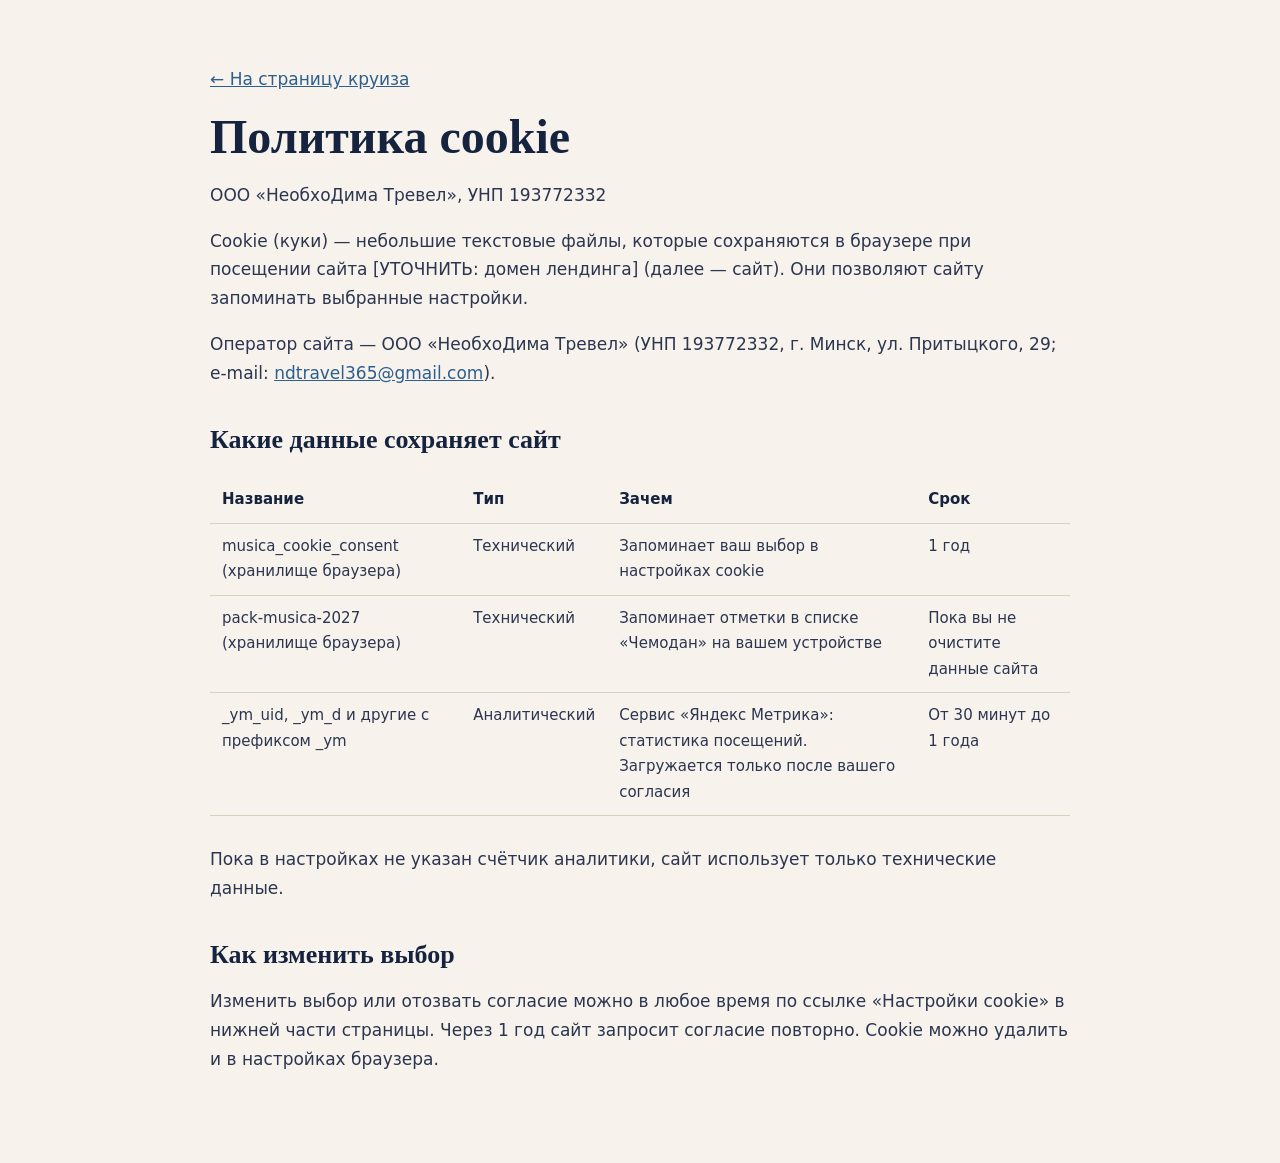
<file: politika-cookie.html>
<!doctype html>
<html lang="ru">
<head>
<meta charset="utf-8">
<meta name="viewport" content="width=device-width, initial-scale=1">
<meta name="robots" content="noindex, nofollow">
<title>Политика cookie | НеобхоДима Тревел</title>
<link rel="icon" href="img/favicon.png">
<style>
:root{--ivory:#F7F3EC;--ink:#15233F;--text:#2B3550;--sea:#2E5E8E}
body{margin:0;background:var(--ivory);color:var(--text);font:400 17px/1.7 "Golos Text",system-ui,sans-serif}
.wrap{max-width:860px;margin:0 auto;padding:48px 20px 72px}
h1{font:600 clamp(32px,6vw,48px)/1.1 "Cormorant Garamond",Georgia,serif;color:var(--ink);margin:0 0 12px}
h2{font:600 26px/1.2 "Cormorant Garamond",Georgia,serif;color:var(--ink);margin:36px 0 10px}
a{color:var(--sea)}
table{width:100%;border-collapse:collapse;font-size:15px;margin:12px 0}
th,td{text-align:left;vertical-align:top;padding:10px 12px;border-bottom:1px solid #D9CFBC}
th{color:var(--ink)}
.scroll{overflow-x:auto}
</style>
</head>
<body>
<main class="wrap">
  <p><a href="./">← На страницу круиза</a></p>
  <h1>Политика cookie</h1>
  <p>ООО «НеобхоДима Тревел», УНП 193772332</p>
  <p>Cookie (куки) — небольшие текстовые файлы, которые сохраняются в браузере при посещении сайта [УТОЧНИТЬ: домен лендинга] (далее — сайт). Они позволяют сайту запоминать выбранные настройки.</p>
  <p>Оператор сайта — ООО «НеобхоДима Тревел» (УНП 193772332, г. Минск, ул. Притыцкого, 29; e-mail: <a href="mailto:ndtravel365@gmail.com">ndtravel365@gmail.com</a>).</p>

  <h2>Какие данные сохраняет сайт</h2>
  <div class="scroll"><table>
    <tr><th>Название</th><th>Тип</th><th>Зачем</th><th>Срок</th></tr>
    <tr><td>musica_cookie_consent (хранилище браузера)</td><td>Технический</td><td>Запоминает ваш выбор в настройках cookie</td><td>1 год</td></tr>
    <tr><td>pack-musica-2027 (хранилище браузера)</td><td>Технический</td><td>Запоминает отметки в списке «Чемодан» на вашем устройстве</td><td>Пока вы не очистите данные сайта</td></tr>
    <tr><td>_ym_uid, _ym_d и другие с префиксом _ym</td><td>Аналитический</td><td>Сервис «Яндекс Метрика»: статистика посещений. Загружается только после вашего согласия</td><td>От 30 минут до 1 года</td></tr>
  </table></div>
  <p>Пока в настройках не указан счётчик аналитики, сайт использует только технические данные.</p>

  <h2>Как изменить выбор</h2>
  <p>Изменить выбор или отозвать согласие можно в любое время по ссылке «Настройки cookie» в нижней части страницы. Через 1 год сайт запросит согласие повторно. Cookie можно удалить и в настройках браузера.</p>
</main>
</body>
</html>
</file>
<file: css/styles.css>
/* MSC Musica · 15–22 апреля 2027 · версия 7 (17.11.2026)
   Идея: «каждое утро новый город, а организацию берём на себя».
   Тёплый курортный стиль: изразцовая плитка (её любит Вероника) как каймы между частями, кобальт и лимон
   из плитки, мягкие скругления, у каждого блока есть фото, человек или голос менеджера.
   Шрифты: Yeseva One (заголовки, кириллица) + Nunito (текст, кириллица).
   Бэкапы: ../site-musica-v3-backup-2026-11-17 (до v4). */
:root{
  --cream:#FBF7EF; --azure:#EAF2FA; --sand:#F5ECDF; --white:#fff;
  --ink:#13294B; --text:#34405A; --soft:#5F6B80; --line:#E4DACA;
  --blue:#1F5FAE; --blue-d:#174A88; --sun:#F2C14E; --sun-d:#E6AD2C; --sun-l:#FFF2CC; --terra:#C8643B;
  --head:"Geologica",system-ui,-apple-system,"Segoe UI",sans-serif;
  --body:"Nunito",system-ui,-apple-system,"Segoe UI",sans-serif;
  --r:22px; --r-s:14px;
  --max:1200px; --pad:40px; --top:76px;
  --shadow:0 18px 40px -22px rgba(19,41,75,.35);
}
*,*::before,*::after{box-sizing:border-box}
html{scroll-behavior:smooth;scroll-padding-top:calc(var(--top) + 12px);-webkit-text-size-adjust:100%}
body{margin:0;background:var(--cream);color:var(--text);font:400 17px/1.65 var(--body);-webkit-font-smoothing:antialiased;overflow-x:clip}
img,video,svg{display:block;max-width:100%}
img,video{height:auto}
a{color:var(--blue)}
p{margin:0 0 1em}
ul,ol,dl,dd{margin:0;padding:0;list-style:none}
figure{margin:0}
button{font:inherit;color:inherit}
:focus-visible{outline:3px solid var(--blue);outline-offset:3px;border-radius:6px}
.skip{position:absolute;left:-999px;top:8px;background:var(--ink);color:#fff;padding:10px 16px;z-index:100;border-radius:10px}
.skip:focus{left:8px}
[hidden]{display:none!important}
.wrap{width:100%;max-width:calc(var(--max) + var(--pad)*2);margin:0 auto;padding:0 var(--pad)}
.small{font-size:14px;color:var(--soft);line-height:1.55}
@media (max-width:1023px){:root{--pad:28px}}
@media (max-width:639px){:root{--pad:18px;--top:64px;--r:18px}body{font-size:16px}}

h1,h2{font-family:var(--head);font-weight:500;color:var(--ink);margin:0;letter-spacing:-.02em;text-wrap:balance}
h1{font-size:clamp(32px,3.9vw,56px);line-height:1.12}
h2{font-size:clamp(25px,2.5vw,36px);line-height:1.2}
h3{font:800 20px/1.3 var(--body);color:var(--ink);margin:0}
.lead{font-size:18px;line-height:1.6;color:var(--soft);max-width:60ch;margin:12px 0 0}
.head{max-width:760px;margin-bottom:32px}
.head.center{text-align:center;margin-left:auto;margin-right:auto}
.head.center .lead{margin-left:auto;margin-right:auto}
.head-row{display:flex;justify-content:space-between;align-items:flex-end;gap:32px;margin-bottom:28px}
.head-row .head{margin-bottom:0}
.pill{display:inline-block;background:var(--sun);color:var(--ink);font:800 14px/1 var(--body);padding:9px 14px;border-radius:8px;margin:0 0 20px}
@media (max-width:639px){.lead{font-size:16.5px}.head{margin-bottom:32px}.head-row{margin-bottom:28px}}

/* кнопки: одна высота 52, скругление 12, без обводок; второстепенное действие — ссылка или мягкая заливка */
.btn{display:inline-flex;align-items:center;justify-content:center;gap:8px;min-height:52px;padding:0 26px;border-radius:12px;font:800 16px/1 var(--body);text-decoration:none;border:0;cursor:pointer;transition:background-color .2s,color .2s;text-align:center}
.btn-sun{background:var(--sun);color:var(--ink)}
.btn-sun:hover{background:var(--sun-d)}
.btn-soft,.btn-ghost,.btn-sea{background:var(--azure);color:var(--ink)}
.btn-soft:hover,.btn-ghost:hover,.btn-sea:hover{background:#D7E6F5}
.btn-white{background:#fff;color:var(--ink)}
.btn-white:hover{background:var(--sun)}
.btn-line{background:rgba(255,255,255,.16);color:#fff}
.btn-line:hover{background:rgba(255,255,255,.26)}
.btn-sm{min-height:52px;padding:0 22px;font-size:15px}
.btn-block{width:100%}
.link{font:700 16px/1.4 var(--body);color:var(--blue);text-decoration:underline;text-decoration-thickness:2px;text-decoration-color:rgba(31,95,174,.3);text-underline-offset:5px;background:none;border:0;padding:0;cursor:pointer}
.link:hover{text-decoration-color:var(--blue)}

/* разделы */
.sec{position:relative;padding:76px 0}
.azure{background:var(--azure)}
.sand{background:var(--sand)}
@media (max-width:1023px){.sec{padding:64px 0}}
@media (max-width:639px){.sec{padding:52px 0}}
/* изразцовая кайма: только между частями, никогда под текстом */
.tiles{height:64px;background:url(../art/tile-strip-a.jpg) 0 50%/auto 100% repeat-x}
@media (max-width:639px){.tiles{height:44px}}

/* шапка */
.top{position:sticky;top:0;z-index:50;background:rgba(251,247,239,.96);backdrop-filter:saturate(1.2) blur(6px);border-bottom:1px solid transparent;transition:border-color .25s}
.top.solid{border-bottom-color:var(--line)}
.top-in{display:flex;align-items:center;gap:26px;height:var(--top);max-width:calc(var(--max) + var(--pad)*2);margin:0 auto;padding:0 var(--pad)}
.logo{margin-right:auto;line-height:0}
.logo img{height:42px;width:auto}
.nav{display:flex;gap:24px}
.nav a{font:700 15px var(--body);color:var(--ink);text-decoration:none;padding:6px 0;border-bottom:2px solid transparent}
.nav a:hover{border-bottom-color:var(--sun)}
.nav-phone{display:none}
.top-phone{font:800 15px var(--body);color:var(--ink);text-decoration:none;white-space:nowrap}
.burger{display:none;width:44px;height:44px;border:0;background:var(--sun-l);border-radius:10px;cursor:pointer;position:relative;flex:none}
.burger i{position:absolute;left:13px;right:13px;height:2px;border-radius:2px;background:var(--ink);transition:transform .25s}
.burger i:first-child{top:17px}.burger i:last-child{top:25px}
.top.open .burger i:first-child{transform:translateY(4px) rotate(45deg)}
.top.open .burger i:last-child{transform:translateY(-4px) rotate(-45deg)}
@media (max-width:1199px){.top-phone{display:none}}
@media (max-width:1023px){
  .burger{display:block}
  .nav{position:fixed;left:0;right:0;top:var(--top);bottom:0;flex-direction:column;gap:0;background:var(--cream);padding:8px var(--pad) 40px;overflow-y:auto;visibility:hidden;opacity:0;transform:translateY(-8px);transition:opacity .2s,transform .2s,visibility 0s .2s}
  .top.open .nav{visibility:visible;opacity:1;transform:none;transition:opacity .2s,transform .2s}
  .nav a{font:400 28px/1.15 var(--head);padding:16px 0;border-bottom:1px solid var(--line)}
  .nav .nav-phone{display:block;font:800 18px var(--body);color:var(--blue);border:0;padding-top:28px}
  body.menu-open{overflow:hidden}
}
@media (max-width:639px){.logo img{height:36px}.top-cta{display:none}}

/* 1. первый экран: видео Западного Средиземноморья, текст поверх */
.hero{position:relative;min-height:min(calc(100svh - var(--top)),780px);display:flex;align-items:flex-end;color:#fff;background:#203352;overflow:hidden}
.hero-media{position:absolute;inset:0}
.hero-media video{width:100%;height:100%;object-fit:cover}
.hero::before{content:"";position:absolute;inset:0;z-index:1;background:linear-gradient(90deg,rgba(15,30,55,.78) 0,rgba(15,30,55,.45) 48%,rgba(15,30,55,.05) 80%),linear-gradient(0deg,rgba(15,30,55,.55) 0,rgba(15,30,55,0) 45%)}
.hero-cap{position:absolute;right:16px;bottom:12px;z-index:2;margin:0;font-size:12px;color:rgba(255,255,255,.7)}
.hero-in{position:relative;z-index:2;padding-top:64px;padding-bottom:64px}
.hero-copy{max-width:640px}
.hero h1{color:#fff;max-width:13ch}
.hero-sub{font-size:18px;line-height:1.6;color:rgba(255,255,255,.9);max-width:46ch;margin:18px 0 0}
.hero-buy{display:flex;flex-wrap:wrap;align-items:center;gap:18px 32px;margin-top:28px}
.hero-price{display:flex;flex-wrap:wrap;align-items:baseline;gap:2px 10px;margin:0}
.hero-price span{font:700 17px var(--body);color:rgba(255,255,255,.8)}
.hero-price b{font:400 54px/1 var(--head);color:#fff}
.hero-price small{flex-basis:100%;font-size:14px;color:rgba(255,255,255,.78);margin-top:4px;max-width:30ch}
.deadline{display:inline-block;margin:10px 0 0;font:700 14.5px var(--body);color:var(--terra)}
.hero .deadline{color:var(--sun)}
.trust-band{background:var(--cream)}
.trust{display:grid;grid-template-columns:repeat(4,minmax(0,1fr));gap:24px;padding-top:28px;padding-bottom:28px}
.trust li{display:flex;align-items:center;gap:14px;font-size:14px;line-height:1.4;color:var(--soft)}
.trust img{flex:none;width:56px;height:56px;border-radius:50%;box-shadow:0 0 0 3px #fff}
.trust b{display:block;font:800 15.5px/1.3 var(--body);color:var(--ink);margin-bottom:2px}
@media (max-width:1023px){.trust{grid-template-columns:repeat(2,minmax(0,1fr))}}
@media (max-width:767px){
  .hero{display:block;min-height:0;color:var(--text);background:var(--cream)}
  .hero::before{display:none}
  .hero-media{position:relative;aspect-ratio:4/3.4;overflow:hidden}
  .hero-cap{right:10px;bottom:8px;font-size:11px}
  .hero-in{padding-top:26px;padding-bottom:30px}
  .hero h1{color:var(--ink);font-size:clamp(31px,8.4vw,38px);max-width:15ch}
  .hero-sub{color:var(--text);font-size:16.5px}
  .hero-price span,.hero-price small{color:var(--soft)}
  .hero-price b{color:var(--ink);font-size:46px}
  .hero-buy .btn{flex:1 1 100%}
  .hero .deadline{color:var(--terra)}
  .trust{grid-template-columns:minmax(0,1fr);gap:14px;padding-top:22px;padding-bottom:22px}
}

/* 2. шаги поездки */
.steps{display:grid;grid-template-columns:repeat(4,1fr);gap:22px}
.step{background:#fff;border-radius:var(--r);overflow:hidden;padding:0 0 26px}
.step figure{position:relative;aspect-ratio:4/3.2;overflow:hidden;margin-bottom:22px}
.step img{width:100%;height:100%;object-fit:cover}
.date{position:absolute;left:14px;top:14px;background:var(--sun);color:var(--ink);font:800 13.5px/1 var(--body);padding:8px 12px;border-radius:8px}
.step h3,.step p{padding:0 24px}
.step h3{margin-bottom:8px}
.step p{margin:0;font-size:15.5px;color:var(--soft)}
@media (max-width:1023px){.steps{grid-template-columns:1fr 1fr}}
@media (max-width:639px){.steps{grid-auto-flow:column;grid-template-columns:none;grid-auto-columns:80%;overflow-x:auto;scroll-snap-type:x mandatory;margin:0 calc(var(--pad)*-1);padding:0 var(--pad) 8px;scroll-padding:0 var(--pad);scrollbar-width:none}.step{scroll-snap-align:start}}

/* 3. маршрут */
.arrows{display:flex;gap:10px;flex:none}
.arrows button,.rv-arrow{display:grid;place-items:center;width:52px;height:52px;border-radius:12px;border:0;background:var(--ink);color:#fff;cursor:pointer;transition:background-color .2s}
.arrows button:hover,.rv-arrow:hover{background:var(--blue)}
.chips{display:flex;gap:10px;overflow-x:auto;margin:0 0 26px;padding:4px 0 8px;scroll-snap-type:x proximity;scrollbar-width:none}
.chips::-webkit-scrollbar{display:none}
.chips button{flex:none;scroll-snap-align:start;min-height:58px;padding:9px 18px;border:0;border-radius:12px;background:#fff;color:var(--ink);cursor:pointer;text-align:left;line-height:1.25;transition:background-color .2s}
.chips small{display:block;font:700 12.5px var(--body);color:var(--soft)}
.chips span{font:800 15px var(--body)}
.chips button:hover{background:var(--sun-l)}
.chips button[aria-selected="true"]{background:var(--ink);color:#fff}
.chips button[aria-selected="true"] small{color:rgba(255,255,255,.75)}
.rt{display:grid;gap:24px;grid-template-columns:1.05fr .95fr;align-items:start}
.day-card{background:#fff;border-radius:var(--r);overflow:hidden}
.porthole{position:relative;aspect-ratio:16/10;background:var(--sand);overflow:hidden}
.porthole .layer{position:absolute;inset:0;width:100%;height:100%;object-fit:cover;opacity:0;transition:opacity .7s}
.porthole .layer.on{opacity:1}
.day-body{padding:26px 30px 30px}
.day-body .when{display:inline-block;background:var(--sun-l);color:var(--ink);font:800 13px/1 var(--body);padding:8px 12px;border-radius:8px;margin:0 0 12px}
.day-body h3{font:400 clamp(30px,2.8vw,40px)/1.1 var(--head);margin-bottom:6px}
.day-body .meta{font-size:14.5px;color:var(--soft);margin-bottom:14px}
.day-body .lead2{color:var(--text);margin-bottom:18px}
.day-body dl{display:grid;gap:12px}
.day-body dl div{background:var(--cream);border-radius:var(--r-s);padding:12px 16px}
.day-body dt{font:800 13.5px/1.4 var(--body);color:var(--blue);margin-bottom:2px}
.day-body dd{font-size:15.5px;line-height:1.55;color:var(--text)}
.map-box{border-radius:var(--r);overflow:hidden;background:#E6ECEB;position:sticky;top:calc(var(--top) + 20px)}
.map{width:100%;height:auto;aspect-ratio:720/520}
#sea stop:first-child{stop-color:#DCE9F5}#sea stop:last-child{stop-color:#CFE0F0}
.map path[fill="#F6F0E7"]{fill:#FBF7EF;stroke:#fff}
.map path[fill="#EBCFC2"]{fill:#F5ECDF;stroke:#fff}
.map #routeBase{stroke:#fff;opacity:.9}
.map #route{stroke:var(--blue);stroke-width:3}
.map #shipDot circle{fill:var(--sun);stroke:#fff}
.map #shipDot path{fill:var(--ink)}
.pin{cursor:pointer}
.pin .dot{fill:var(--ink);stroke:#fff;stroke-width:2.5}
.pin .num{fill:#fff;font:700 11px var(--body)}
.pin .lbl{fill:var(--ink);font:800 16px var(--body);paint-order:stroke;stroke:#EAF2FA;stroke-width:4px;stroke-linejoin:round}
.pin .pulse{fill:rgba(242,193,78,.45);opacity:0}
.pin.on .dot{fill:var(--blue)}
.pin.on .pulse{opacity:1;animation:pulse 2.2s ease-out infinite;transform-box:fill-box;transform-origin:center}
@keyframes pulse{0%{transform:scale(.8);opacity:.9}100%{transform:scale(2.2);opacity:0}}
.note{margin-top:22px}
@media (max-width:899px){.rt{grid-template-columns:minmax(0,1fr)}.map-box{position:static;order:-1}}
@media (max-width:639px){.arrows{display:none}.chips{margin-left:calc(var(--pad)*-1);margin-right:calc(var(--pad)*-1);padding-left:var(--pad);padding-right:var(--pad);scroll-padding:0 var(--pad)}.map-box{display:none}.day-body{padding:22px 20px 24px}}

/* 4. один день в круизе: крупные фото, время на фото */
.hours{display:grid;grid-template-columns:repeat(5,minmax(0,1fr));gap:16px}
.hours figure{position:relative;aspect-ratio:3/4;border-radius:var(--r);overflow:hidden;margin-bottom:14px;background:var(--line)}
.hours img{width:100%;height:100%;object-fit:cover}
.hours .hr{position:absolute;left:12px;top:12px;background:var(--ink);color:#fff;font:800 14px/1 var(--body);padding:8px 11px;border-radius:8px}
.hours h3{margin-bottom:4px}
.hours p{margin:0;font-size:15px;color:var(--soft)}
@media (max-width:1023px){.hours{grid-auto-flow:column;grid-template-columns:none;grid-auto-columns:38%;overflow-x:auto;scroll-snap-type:x mandatory;margin:0 calc(var(--pad)*-1);padding:0 var(--pad) 8px;scroll-padding:0 var(--pad);scrollbar-width:none}.hours li{scroll-snap-align:start}}
@media (max-width:639px){.hours{grid-auto-columns:72%}}

/* 5. лайнер */
.ship-facts{display:flex;gap:10px;flex:none}
.ship-facts li{background:#fff;border-radius:var(--r-s);padding:14px 18px;text-align:center;min-width:104px}
.ship-facts b{display:block;font:400 28px/1.1 var(--head);color:var(--ink)}
.ship-facts span{font-size:13.5px;color:var(--soft)}
.gal{display:grid;grid-template-columns:2fr 1fr;grid-template-rows:repeat(2,clamp(170px,18vw,250px));gap:14px}
.gal button{position:relative;padding:0;border:0;overflow:hidden;cursor:zoom-in;background:var(--line);border-radius:var(--r)}
.gal .big{grid-row:span 2}
.gal img{width:100%;height:100%;object-fit:cover;transition:transform .6s}
.gal button:hover img{transform:scale(1.04)}
.gal span{position:absolute;left:12px;bottom:12px;background:rgba(255,255,255,.94);color:var(--ink);font:800 13.5px var(--body);padding:7px 11px;border-radius:8px}
.credit{margin-top:14px}
@media (max-width:899px){.head-row{flex-direction:column;align-items:flex-start}}
@media (max-width:639px){.gal{grid-template-columns:1fr 1fr;grid-template-rows:none;grid-auto-rows:120px;gap:10px}.gal .big{grid-column:span 2;grid-row:span 2}.ship-facts{width:100%}.ship-facts li{flex:1;min-width:0;padding:12px 8px}.ship-facts b{font-size:24px}}

/* 6. каюты */
.cabins{display:grid;grid-template-columns:repeat(3,1fr);gap:22px}
.cab{background:#fff;border-radius:var(--r);overflow:hidden;padding:0 0 24px;display:flex;flex-direction:column}
.cab-ph{display:block;width:100%;padding:0;border:0;aspect-ratio:3/2;overflow:hidden;cursor:zoom-in;background:var(--line)}
.cab-ph img{width:100%;height:100%;object-fit:cover;transition:transform .6s}
.cab-ph:hover img{transform:scale(1.04)}
.cab>*:not(.cab-ph){margin-left:24px;margin-right:24px}
.cab-badge{align-self:flex-start;margin-top:20px;margin-bottom:8px;background:var(--azure);color:var(--blue);font:800 13px/1 var(--body);padding:8px 12px;border-radius:8px}
.cab-badge.in{background:var(--sun-l);color:var(--ink)}
.cab h3{font:400 28px/1.15 var(--head);margin-bottom:8px}
.cab-morning{font-size:15.5px;color:var(--text);margin-bottom:12px}
.cab .ticks{margin-bottom:22px;flex:1}
.cab .btn-block{width:auto}
.center-note{text-align:center;margin-top:22px}
@media (max-width:899px){.cabins{grid-auto-flow:column;grid-template-columns:none;grid-auto-columns:minmax(280px,72%);overflow-x:auto;scroll-snap-type:x mandatory;margin:0 calc(var(--pad)*-1);padding:0 var(--pad) 8px;scroll-padding:0 var(--pad);scrollbar-width:none}.cab{scroll-snap-align:start}}
@media (max-width:639px){.cabins{grid-auto-columns:84%}}
.ticks li{position:relative;padding:5px 0 5px 30px;font-size:15.5px;line-height:1.5}
.ticks li::before{content:"";position:absolute;left:0;top:7px;width:20px;height:20px;border-radius:50%;background:var(--sun-l) url("data:image/svg+xml,%3Csvg xmlns='http://www.w3.org/2000/svg' viewBox='0 0 20 20'%3E%3Cpath d='M5.5 10.5l3 3 6-7' fill='none' stroke='%2313294B' stroke-width='2' stroke-linecap='round' stroke-linejoin='round'/%3E%3C/svg%3E") center/20px no-repeat}
.dashes li{position:relative;padding:5px 0 5px 30px;font-size:15.5px;line-height:1.5}
.dashes li::before{content:"";position:absolute;left:4px;top:15px;width:12px;height:2px;border-radius:2px;background:var(--soft)}

/* 7. цена */
.price{padding-top:0;background:var(--cream)}
.price>.tiles{margin-bottom:56px}
.price-in{display:grid;grid-template-columns:.85fr 1.15fr;gap:24px;align-items:stretch}
.price-card{background:#fff;border-radius:28px;padding:40px;box-shadow:var(--shadow);display:flex;flex-direction:column;gap:12px}
.price-card h2{font-size:clamp(28px,2.6vw,36px)}
.price-big{display:flex;align-items:baseline;gap:12px;margin:14px 0 0}
.price-big span{font:700 18px var(--body);color:var(--soft)}
.price-big b{font:400 clamp(64px,7vw,88px)/1 var(--head);color:var(--ink)}
.price-per{font-size:15px;color:var(--soft);margin:0 0 8px}
.price-link{align-self:center;margin-top:4px}
.price-note{font-size:14px;color:var(--soft);margin:8px 0 0}
.price-lists{display:grid;grid-template-columns:1fr 1fr;gap:24px}
.pl{border-radius:28px;padding:34px 30px}
.pl.yes{background:var(--azure)}
.pl.no{background:var(--sand)}
.pl h3{font:400 26px/1.2 var(--head);margin-bottom:14px}
.pl-note{margin:16px 0 0;font-size:14px;color:var(--soft)}
.now{margin-top:22px;background:#fff;border-radius:var(--r-s);padding:16px 18px;border-left:4px solid var(--sun)}
.now p{margin:0;font-size:15px;line-height:1.55;color:var(--text)}
.now b{color:var(--ink)}
@media (max-width:1023px){.price-in{grid-template-columns:minmax(0,1fr)}}
@media (max-width:639px){.price>.tiles{margin-bottom:56px}.price-lists{grid-template-columns:minmax(0,1fr)}.price-card,.pl{padding:28px 22px;border-radius:24px}.now{flex-direction:column;align-items:flex-start;padding:22px}}

/* 8. первый круиз: переписка */
.fears-wrap{display:grid;grid-template-columns:.8fr 1.2fr;gap:56px;align-items:start}
.fears-side{position:sticky;top:calc(var(--top) + 32px)}
.fears-photo{margin-top:32px;border-radius:var(--r);overflow:hidden;position:relative}
.fears-photo img{width:100%;aspect-ratio:4/4.4;object-fit:cover}
.fears-photo figcaption,.about-photo figcaption{position:absolute;left:14px;bottom:14px;background:rgba(255,255,255,.94);color:var(--ink);font:800 13.5px var(--body);padding:7px 11px;border-radius:8px}
.chat{display:flex;flex-direction:column;gap:12px;background:#fff;border-radius:28px;padding:30px}
.msg{max-width:82%;padding:13px 18px;border-radius:20px;font-size:16px;line-height:1.5}
.msg.q{align-self:flex-end;background:var(--sun-l);color:var(--ink);font-weight:700;border-bottom-right-radius:6px}
.msg.a{align-self:flex-start;background:var(--azure);color:var(--text);border-bottom-left-radius:6px}
.msg.a b{display:block;font:800 13px var(--body);color:var(--blue);margin-bottom:2px}
.msg.a+.msg.q{margin-top:10px}
.chat-note{margin:10px 0 0;font-size:14px;color:var(--soft);text-align:center}
@media (max-width:899px){.fears-wrap{grid-template-columns:minmax(0,1fr);gap:28px}.fears-side{position:static}.fears-photo{display:none}}
@media (max-width:639px){.chat{padding:18px 14px;border-radius:22px;margin:0 calc(var(--pad)*-.4)}.msg{max-width:90%;font-size:15.5px}}

/* 9. туристы */
.reels{display:grid;grid-template-columns:repeat(6,1fr);gap:14px}
.reel .fr{aspect-ratio:9/15;overflow:hidden;background:var(--line);border-radius:var(--r)}
.reel video{width:100%;height:100%;object-fit:cover}
.reel figcaption,.mosaic figcaption{margin-top:10px;font:700 14px/1.35 var(--body);color:var(--ink)}
.mosaic{display:grid;grid-template-columns:repeat(5,minmax(0,1fr));gap:14px;margin-top:28px}
.g{display:block;width:100%;padding:0;border:0;background:var(--line);aspect-ratio:4/5;overflow:hidden;cursor:zoom-in;border-radius:var(--r-s)}
.g img{width:100%;height:100%;object-fit:cover;transition:transform .6s}
.g:hover img{transform:scale(1.04)}
@media (max-width:1023px){
  .reels,.mosaic{grid-auto-flow:column;grid-template-columns:none;grid-auto-columns:30%;overflow-x:auto;scroll-snap-type:x mandatory;margin-left:calc(var(--pad)*-1);margin-right:calc(var(--pad)*-1);padding:0 var(--pad) 8px;scroll-padding:0 var(--pad);scrollbar-width:none}
  .reels::-webkit-scrollbar,.mosaic::-webkit-scrollbar{display:none}
  .reel,.mosaic figure{scroll-snap-align:start}
  .mosaic{margin-top:24px}
}
@media (max-width:639px){.reels{grid-auto-columns:58%}.mosaic{grid-auto-columns:44%}}

/* 10. зачем вам мы */
.why{display:grid;grid-template-columns:repeat(4,1fr);gap:22px}
.why li{background:#fff;border-radius:var(--r);padding:28px 24px 30px}
.why img{width:72px;height:72px;border-radius:50%;box-shadow:0 0 0 4px var(--cream);margin-bottom:18px}
.why h3{margin-bottom:8px}
.why p{margin:0;font-size:15.5px;color:var(--soft)}
@media (max-width:1023px){.why{grid-template-columns:1fr 1fr}}
@media (max-width:639px){.why{grid-template-columns:minmax(0,1fr);gap:14px}.why li{display:grid;grid-template-columns:56px 1fr;column-gap:16px;padding:20px}.why img{width:56px;height:56px;grid-row:span 2;margin:0}}

/* 11. отзывы */
.rating{display:flex;align-items:center;gap:14px;text-decoration:none;color:var(--soft);font-size:14px;line-height:1.4;background:#fff;border-radius:var(--r);padding:14px 22px;max-width:300px;flex:none}
.rating>b{font:400 52px/1 var(--head);color:var(--ink)}
.stars{display:block;color:var(--sun-d);letter-spacing:3px;font-size:16px}
.rv-grid{display:grid;grid-template-columns:minmax(0,1.5fr) minmax(0,1fr);gap:22px;align-items:stretch}
.rv-map{display:flex;flex-direction:column;background:#fff;border-radius:var(--r);overflow:hidden}
.rv-map iframe{display:block;width:100%;flex:1;min-height:380px;border:0;background:#dfe7ef}
.rv-map p{margin:0;padding:12px 18px;font-size:14px;color:var(--soft)}
.rv-wrap{display:grid;grid-template-columns:auto minmax(0,1fr) auto;gap:12px;align-items:center}
.reviews{display:grid;grid-auto-flow:column;grid-auto-columns:calc((100% - 20px)/2);gap:20px;overflow-x:auto;scroll-snap-type:x mandatory;scrollbar-width:none;padding:4px 2px}
.reviews::-webkit-scrollbar{display:none}
.rv{margin:0;background:#fff;border-radius:var(--r);padding:28px 26px;scroll-snap-align:start;display:flex;flex-direction:column;gap:14px;justify-content:space-between}
.rv blockquote{margin:0;font-size:16px;line-height:1.6;color:var(--text)}
.rv figcaption b{display:block;font-weight:800;color:var(--ink)}
.rv figcaption span{font-size:13.5px;color:var(--soft)}
@media (max-width:1023px){.rv-grid{grid-template-columns:minmax(0,1fr)}.rv-map iframe{min-height:300px}}
@media (max-width:639px){.reviews{grid-auto-columns:86%}.rv-wrap{grid-template-columns:minmax(0,1fr)}.rv-arrow{display:none}}

/* 12. кто мы */
.about{display:grid;grid-template-columns:.75fr 1.25fr;gap:64px;align-items:center}
.about-photo{position:relative;border-radius:200px 200px var(--r) var(--r);overflow:hidden;aspect-ratio:3/4}
.about-photo img{width:100%;height:100%;object-fit:cover}
.about-facts{margin:24px 0;display:grid;gap:10px}
.about-facts li{display:grid;grid-template-columns:90px 1fr;gap:14px;align-items:center;background:#fff;border-radius:var(--r-s);padding:12px 18px}
.about-facts b{font:400 24px/1 var(--head);color:var(--ink)}
.about-facts span{font-size:15px;color:var(--soft)}
.office-map{border-radius:var(--r);overflow:hidden;background:#dfe7ef}
.office-map iframe{display:block;width:100%;height:260px;border:0}
@media (max-width:899px){.about{grid-template-columns:minmax(0,1fr);gap:32px}.about-photo{max-width:380px}}
@media (max-width:639px){.about-photo{max-width:none;aspect-ratio:4/4.3}}

/* виза */
.vsteps{display:grid;grid-template-columns:repeat(4,1fr);gap:18px;margin-bottom:24px}
.vsteps li{background:#fff;border-radius:var(--r);padding:24px 22px;border:2px solid var(--azure)}
.vsteps .n{display:grid;place-items:center;width:44px;height:44px;border-radius:50%;background:var(--sun);font:400 22px/1 var(--head);color:var(--ink);margin-bottom:14px}
.vsteps b{display:block;font:800 18px/1.3 var(--body);color:var(--ink);margin-bottom:4px}
.vsteps li>span:last-child{font-size:15px;color:var(--soft)}
.award{display:flex;gap:28px;align-items:center;background:var(--azure);border-radius:28px;padding:28px 32px}
.medals{display:flex;gap:10px;flex:none}
.medals img{width:92px;height:92px;object-fit:contain}
.award h3{margin-bottom:6px}
.award p{font-size:15px;color:var(--soft);margin:0}
.award-links{display:flex;flex-wrap:wrap;gap:10px 24px;margin-top:12px}
@media (max-width:1023px){.vsteps{grid-template-columns:1fr 1fr}}
@media (max-width:639px){.vsteps{grid-template-columns:minmax(0,1fr);gap:10px}.vsteps li{display:grid;grid-template-columns:44px 1fr;column-gap:14px;padding:18px}.vsteps .n{grid-row:span 2;margin:0}.award{flex-direction:column;align-items:flex-start;padding:24px 20px}.medals img{width:72px;height:72px}}

/* 13. в дорогу */
.tools{display:grid;grid-template-columns:1fr 1fr;gap:22px}
.tool{background:#fff;border-radius:var(--r);padding:32px}
.tool h3{font:400 26px/1.2 var(--head);margin-bottom:12px}
.tool-note{color:var(--soft);font-size:15.5px}
.pack label{display:flex;gap:14px;align-items:flex-start;padding:9px 0;cursor:pointer;font-size:16px;line-height:1.45;border-bottom:1px solid var(--line)}
.pack li:last-child label{border-bottom:0}
.pack input{appearance:none;flex:none;width:22px;height:22px;margin:1px 0 0;border:2px solid #B9C6D8;border-radius:7px;background:#fff;cursor:pointer;position:relative}
.pack input:checked{background:var(--sun);border-color:var(--sun-d)}
.pack input:checked::after{content:"";position:absolute;left:6px;top:2px;width:5px;height:10px;border:solid var(--ink);border-width:0 2px 2px 0;transform:rotate(45deg)}
.pack input:checked+span{color:var(--soft);text-decoration:line-through}
.pack-bar{height:8px;background:var(--azure);border-radius:999px;margin-top:18px;overflow:hidden}
.pack-bar i{display:block;height:100%;width:0;background:var(--sun);border-radius:999px;transition:width .3s}
.pack-meta{display:flex;justify-content:space-between;margin:10px 0 0;font-size:14px;color:var(--soft)}
.plan-chips{display:flex;flex-wrap:wrap;gap:8px;margin:16px 0 22px}
.plan-chips button{min-height:44px;padding:0 16px;border:2px solid var(--azure);border-radius:10px;background:#fff;color:var(--ink);font:700 15px var(--body);cursor:pointer;transition:background-color .15s,border-color .15s}
.plan-chips button[aria-pressed="true"]{background:var(--sun);border-color:var(--sun)}
.plan{counter-reset:p}
.plan li{counter-increment:p;position:relative;padding:10px 0 10px 44px;font-size:16px}
.plan li::before{content:counter(p);position:absolute;left:0;top:6px;width:32px;height:32px;border-radius:50%;background:var(--azure);display:grid;place-items:center;font:800 14px var(--body);color:var(--blue)}
.plan-empty{margin:0;color:var(--soft);font-size:15px}
@media (max-width:899px){.tools{grid-template-columns:minmax(0,1fr)}}
@media (max-width:639px){.tool{padding:24px 20px}}

/* 14. вопросы */
.faq-grid{display:grid;grid-template-columns:.7fr 1.3fr;gap:56px;align-items:start}
.faq-side{position:sticky;top:calc(var(--top) + 32px)}
.faq-btns{display:flex;flex-wrap:wrap;align-items:center;gap:14px 24px;margin:26px 0 14px}
.faq{display:grid;gap:10px}
.faq details{background:#fff;border-radius:var(--r-s);padding:0 22px}
.faq summary{position:relative;list-style:none;cursor:pointer;padding:19px 44px 19px 0;font:800 17px/1.35 var(--body);color:var(--ink)}
.faq summary::-webkit-details-marker{display:none}
.faq summary::before,.faq summary::after{content:"";position:absolute;right:6px;top:50%;width:14px;height:2px;border-radius:2px;background:var(--ink);transition:transform .25s}
.faq summary::after{transform:rotate(90deg)}
.faq details[open] summary::after{transform:rotate(0)}
.faq details[open]{box-shadow:inset 4px 0 0 var(--sun)}
.faq details p{margin:0 0 20px;color:var(--text);line-height:1.65}
@media (max-width:1023px){.faq-grid{grid-template-columns:minmax(0,1fr);gap:32px}.faq-side{position:static}}

/* 15. заявка */
.final{position:relative;color:#fff;padding:104px 0;background:#203352;overflow:hidden}
.final-bg{position:absolute;inset:0;width:100%;height:100%;object-fit:cover}
.final::before{content:"";position:absolute;inset:0;z-index:1;background:linear-gradient(90deg,rgba(19,41,75,.86) 0,rgba(19,41,75,.6) 55%,rgba(19,41,75,.35) 100%)}
.final-grid{position:relative;z-index:2;display:grid;grid-template-columns:1fr 480px;gap:64px;align-items:center}
.final h2{color:#fff;max-width:15ch}
.final .lead{color:rgba(255,255,255,.88)}
.final .small{color:rgba(255,255,255,.75)}
.msgs{display:flex;flex-wrap:wrap;gap:10px;margin:28px 0 24px}
.contact-phone{margin:0 0 4px}
.contact-phone a{font:400 34px/1.1 var(--head);color:#fff;text-decoration:none}
.form{background:#fff;color:var(--text);padding:36px;border-radius:28px}
.form h3{font:400 30px/1.2 var(--head);margin-bottom:20px}
.field{margin:0 0 16px;padding:0;border:0}
.field label,.field legend{display:block;font:800 14px var(--body);color:var(--ink);margin-bottom:6px;padding:0}
.field .opt{font-weight:400;color:var(--soft)}
.field input[type=text],.field input[type=tel],.field textarea{width:100%;min-height:52px;padding:12px 16px;border:2px solid var(--azure);border-radius:var(--r-s);background:var(--cream);color:var(--ink);font:400 16px var(--body)}
.field textarea{min-height:92px;resize:vertical}
.field input:focus-visible,.field textarea:focus-visible{outline:none;border-color:var(--blue);background:#fff}
.radios{display:flex;flex-wrap:wrap;gap:8px}
.radios label{display:inline-flex;align-items:center;gap:8px;margin:0;min-height:44px;padding:0 14px;border-radius:10px;background:var(--cream);font:700 15px var(--body);color:var(--text);cursor:pointer}
.radios label:has(input:checked){background:var(--sun-l);color:var(--ink)}
.radios input{accent-color:var(--blue);width:18px;height:18px;margin:0}
.hp{position:absolute!important;left:-9999px}
.agree{margin:12px 0 0}
.final .form .small{color:var(--soft)}
.form-msg{margin-top:12px;font-size:15px}
.form-msg.ok{color:#1D6B43}.form-msg.err{color:#A5321F}
@media (max-width:1023px){.final-grid{grid-template-columns:minmax(0,1fr);gap:40px}.final{padding:84px 0}}
@media (max-width:639px){.final{padding:64px 0 96px}.form{padding:26px 18px;border-radius:22px}.contact-phone a{font-size:28px}.msgs .btn{flex:1 1 auto}}

/* подвал */
.foot{background:var(--ink);color:rgba(255,255,255,.76);padding:0 0 48px}
.tiles-foot{margin-bottom:48px}
.foot-in{display:grid;grid-template-columns:220px 1fr;gap:48px}
.foot-logo{width:180px}
.foot p{max-width:80ch}
.foot .small{color:rgba(255,255,255,.6)}
.foot a{color:rgba(255,255,255,.85)}
@media (max-width:899px){.foot{padding-bottom:110px}.foot-in{grid-template-columns:minmax(0,1fr);gap:24px}}

/* увеличение фото */
.lb{border:0;padding:0;background:transparent;max-width:min(94vw,1100px);max-height:92vh;color:#fff;overflow:visible}
.lb::backdrop{background:rgba(16,22,34,.88)}
.lb img{max-width:100%;max-height:80vh;margin:0 auto;border-radius:16px}
.lb p{margin:12px 0 0;text-align:center;font-size:15px;color:rgba(255,255,255,.9)}
.lb-x{position:absolute;right:-6px;top:-50px;width:44px;height:44px;border:0;border-radius:50%;background:#fff;color:var(--ink);font-size:24px;line-height:1;cursor:pointer}

/* плашки брони */
.stick{position:fixed;right:24px;bottom:24px;z-index:40;display:flex;align-items:center;gap:14px;background:#fff;color:var(--ink);text-decoration:none;padding:8px 8px 8px 18px;border-radius:14px;box-shadow:0 14px 34px -14px rgba(19,41,75,.45);transform:translateY(160%);transition:transform .35s;font:700 15px var(--body)}
.stick.on{transform:none}
.stick b{background:var(--sun);color:var(--ink);padding:0 20px;min-height:44px;display:flex;align-items:center;border-radius:10px;font-weight:800}
.mbar{display:none}
@media (max-width:899px){
  .stick{display:none}
  .mbar{position:fixed;left:10px;right:10px;bottom:10px;z-index:45;display:grid;grid-template-columns:1fr 1fr 1.3fr;gap:6px;background:#fff;border-radius:14px;padding:6px;box-shadow:0 12px 30px -10px rgba(19,41,75,.45);margin-bottom:env(safe-area-inset-bottom)}
  .mbar a{display:flex;align-items:center;justify-content:center;min-height:48px;border-radius:10px;font:800 14.5px var(--body);color:var(--ink);text-decoration:none}
  .mbar .mbar-main{background:var(--sun)}
  body.menu-open .mbar{display:none}
}

/* куки */
.cookie{position:fixed;left:20px;bottom:20px;z-index:60;width:min(440px,calc(100vw - 40px));background:#fff;color:var(--text);padding:24px 26px;border-radius:var(--r);box-shadow:0 20px 50px -14px rgba(19,41,75,.45);font-size:14.5px;line-height:1.55}
.cookie h2{font:400 24px/1.1 var(--head);color:var(--ink);margin:0 0 8px}
.cookie p{margin:0 0 14px}
.cookie-row{display:flex;flex-wrap:wrap;gap:10px}
.cookie label{display:flex;gap:10px;align-items:flex-start;margin:8px 0}
.cookie button{min-height:44px;padding:0 18px;border:2px solid var(--ink);border-radius:10px;background:#fff;color:var(--ink);font:800 14.5px var(--body);cursor:pointer}
.cookie button.primary{background:var(--ink);color:#fff}
@media (max-width:899px){.cookie{bottom:84px}}

@media (prefers-reduced-motion:reduce){*{animation:none!important;transition:none!important;scroll-behavior:auto!important}}


/* ===== v7 (17.11.2026): Unbounded, цветные разделы, лайнер с 3D и схемой, телефон с перепиской, команда и виза ===== */
.hero h1{max-width:15ch}
.hero-price b,.price-big b,.ship-facts b,.rating>b,.about-facts b,.contact-phone a{font-family:var(--head);font-weight:500;letter-spacing:-.02em}
.hero-price b{font-size:46px}
.price-big b{font-size:clamp(56px,6vw,76px)}
.cab h3,.pl h3,.form h3,.day-body h3,.cookie h2,.nav a{font-family:var(--head);font-weight:500;letter-spacing:-.01em}
.cab h3{font-size:22px}.pl h3{font-size:20px}.form h3{font-size:24px}.day-body h3{font-size:clamp(26px,2.4vw,32px)}
@media (min-width:900px){.one-line{white-space:nowrap;max-width:none}}
@media (max-width:1023px){.nav a{font-size:22px}}

/* факты доверия после «Всё организуем» */
.trust-band .tiles{margin:0}
#kak .trust{margin-top:44px;padding:26px 0 0;border-top:1px solid var(--line)}

/* лайнер на тёмно-синем */
.navy{background:var(--ink);color:rgba(255,255,255,.86)}
.navy h2,.navy h3{color:#fff}
.navy .lead{color:rgba(255,255,255,.78);max-width:62ch}
.navy .ship-facts li{background:rgba(255,255,255,.08)}
.navy .ship-facts b{color:#fff}.navy .ship-facts span{color:rgba(255,255,255,.7)}
.navy .credit{color:rgba(255,255,255,.6)}
.ship-tools{display:grid;grid-template-columns:1fr 1fr;gap:14px;margin-top:14px}
.tool-card{display:grid;grid-template-columns:44% 1fr;align-items:center;gap:20px;padding:12px;border:0;border-radius:var(--r);background:rgba(255,255,255,.08);color:#fff;text-align:left;cursor:pointer;transition:background-color .2s}
.tool-card:hover{background:rgba(255,255,255,.15)}
.tc-ph{position:relative;display:block;aspect-ratio:16/10;border-radius:14px;overflow:hidden;background:#fff}
.tc-ph img{width:100%;height:100%;object-fit:cover}
.tc-ph i{position:absolute;left:50%;top:50%;transform:translate(-50%,-50%);font:600 22px/1 var(--head);font-style:normal;background:var(--sun);color:var(--ink);padding:14px 16px;border-radius:12px}
.tc-tx b{display:block;font:500 19px/1.25 var(--head);margin-bottom:6px}
.tc-tx span{font-size:15px;color:rgba(255,255,255,.75)}
@media (max-width:767px){.ship-tools{grid-template-columns:minmax(0,1fr)}.tool-card{grid-template-columns:40% 1fr;gap:14px}.tc-tx b{font-size:16px}.tc-tx span{font-size:14px}}
.tour{border:0;padding:0;width:min(1200px,94vw);height:min(760px,86vh);max-width:none;max-height:none;background:#000;border-radius:16px;overflow:visible}
.tour::backdrop{background:rgba(16,22,34,.88)}
.tour iframe{display:block;width:100%;height:100%;border:0;border-radius:16px}

/* вопросы: телефон с перепиской + программа дня и меню */
.fears-wrap{grid-template-columns:minmax(0,1fr) minmax(0,440px);gap:64px;align-items:center}
.fears-side{position:static}
.docs{display:grid;grid-template-columns:1fr 1fr;gap:14px;margin-top:28px}
.doc{display:grid;grid-template-columns:76px 1fr;gap:14px;align-items:center;background:#fff;border-radius:var(--r);padding:12px;text-decoration:none;color:var(--text);transition:transform .2s}
.doc:hover{transform:translateY(-2px)}
.doc img{width:76px;height:auto;border-radius:6px;box-shadow:0 4px 12px -6px rgba(19,41,75,.4)}
.doc b{display:block;font:800 16px/1.3 var(--body);color:var(--ink);margin-bottom:3px}
.doc span{font-size:14px;line-height:1.45}
.docs-note{margin-top:12px}
.phone{background:var(--ink);border-radius:40px;padding:12px;box-shadow:0 30px 60px -30px rgba(19,41,75,.6)}
.phone-top{display:flex;align-items:center;gap:12px;background:#fff;border-radius:28px 28px 0 0;padding:16px 18px;border-bottom:1px solid var(--line)}
.ava{width:40px;height:40px;border-radius:50%;background:var(--sun-l);display:grid;place-items:center;overflow:hidden;flex:none}
.ava img{width:30px;height:30px}
.phone-top b{display:block;font:800 15px/1.2 var(--body);color:var(--ink)}
.phone-top small{font-size:13px;color:#2E9E5B}
.phone .chat{background:#E9EFF6;border-radius:0;padding:18px 14px;max-height:520px;overflow-y:auto;gap:10px}
.phone .msg{font-size:15px;max-width:85%;padding:10px 14px;border-radius:16px}
.phone .msg.q{background:var(--sun-l);border-bottom-right-radius:4px}
.phone .msg.a{background:#fff;border-bottom-left-radius:4px}
.phone .msg.a+.msg.q{margin-top:6px}
.phone-input{display:flex;align-items:center;gap:10px;background:#fff;border-radius:0 0 28px 28px;padding:12px 12px 12px 18px}
.phone-input span{flex:1;font-size:15px;color:var(--soft)}
.phone-input a{background:var(--sun);color:var(--ink);text-decoration:none;font:800 14px var(--body);padding:12px 14px;border-radius:12px}
@media (max-width:1023px){.fears-wrap{grid-template-columns:minmax(0,1fr)}.phone{max-width:440px;margin:0 auto;width:100%}}
@media (max-width:639px){.docs{grid-template-columns:minmax(0,1fr)}.phone{border-radius:32px;padding:8px}.phone-top{border-radius:24px 24px 0 0}.phone-input{border-radius:0 0 24px 24px}}

/* отзывы: видны края соседних карточек */
.reviews{grid-auto-columns:calc(50% - 46px);padding-right:30px;mask-image:linear-gradient(90deg,#000 88%,transparent);-webkit-mask-image:linear-gradient(90deg,#000 88%,transparent)}
@media (max-width:1023px){.reviews{grid-auto-columns:calc(50% - 40px)}}
@media (max-width:639px){.reviews{grid-auto-columns:82%;mask-image:none;-webkit-mask-image:none}}

/* команда на синем */
.blue{background:var(--blue);color:rgba(255,255,255,.88)}
.blue h2{color:#fff}
.blue .lead{color:rgba(255,255,255,.85)}
.blue .about-facts li{background:rgba(255,255,255,.12)}
.blue .about-facts b{color:var(--sun)}
.blue .about-facts span{color:rgba(255,255,255,.88)}
.about-photo{box-shadow:0 0 0 10px rgba(255,255,255,.12)}
.about-photo figcaption{background:var(--sun)}
.about-cta{display:flex;flex-wrap:wrap;gap:12px;margin-top:8px}
@media (max-width:639px){.about-cta .btn{flex:1 1 100%}}

/* виза: путь документов, как линия маршрута */
.visa-head{display:flex;justify-content:space-between;align-items:flex-end;gap:32px;margin-bottom:40px}
.visa-head .head{margin-bottom:0}
.award-mini{display:flex;align-items:center;gap:6px;flex:none;max-width:360px;background:#fff;border:0;border-radius:var(--r);padding:12px 18px 12px 12px;cursor:zoom-in;text-align:left;font:400 14px/1.4 var(--body);color:var(--soft)}
.award-mini img{width:58px;height:58px;object-fit:contain}
.award-mini span{margin-left:8px}
.award-mini b{display:block;font:800 15px/1.3 var(--body);color:var(--ink)}
.vtrack{display:grid;grid-template-columns:repeat(4,minmax(0,1fr));gap:24px;position:relative}
.vtrack::before{content:"";position:absolute;left:32px;right:12%;top:32px;border-top:2px dashed #9FB3CE}
.vtrack li{position:relative}
.vtrack img{position:relative;width:64px;height:64px;border-radius:50%;box-shadow:0 0 0 6px var(--cream);margin-bottom:16px;background:#fff}
.vtrack b{display:block;font:500 18px/1.3 var(--head);color:var(--ink);margin-bottom:6px}
.vtrack span{font-size:15.5px;color:var(--soft)}
@media (max-width:899px){.visa-head{flex-direction:column;align-items:flex-start}}
@media (max-width:767px){.vtrack{grid-template-columns:minmax(0,1fr);gap:22px}.vtrack::before{left:31px;right:auto;top:20px;bottom:20px;border-top:0;border-left:2px dashed #9FB3CE}.vtrack li{display:grid;grid-template-columns:64px 1fr;column-gap:16px}.vtrack img{grid-row:span 2;margin:0}}

/* подвал: крупный логотип, колонки, основной сайт */
.foot{padding:0 0 28px}
.foot-in{grid-template-columns:1.3fr 1fr 1fr;gap:48px;align-items:start}
.foot-logo{width:240px}
.foot-brand p{margin:18px 0 12px;max-width:36ch}
.foot-site{display:inline-block;color:var(--sun)!important;font-weight:800;text-decoration:none;border-bottom:2px solid rgba(242,193,78,.4);padding-bottom:2px}
.foot h3{font:800 15px/1.3 var(--body);color:#fff;margin:6px 0 14px;letter-spacing:.02em}
.foot-list li{margin-bottom:8px;font-size:15px}
.foot-list a{text-decoration:none}
.foot-list a:hover{text-decoration:underline}
.foot-legal{margin:36px auto 0;padding-top:20px;border-top:1px solid rgba(255,255,255,.12);font-size:13px;color:rgba(255,255,255,.55)}
@media (max-width:899px){.foot-in{grid-template-columns:minmax(0,1fr);gap:28px}.foot{padding-bottom:96px}}

/* v7 доводка */
.nav a{font-family:var(--body);font-weight:700;letter-spacing:0}
@media (max-width:1023px){.nav a{font-family:var(--head);font-weight:500;font-size:22px}}
.hero-copy{max-width:820px}
.hero h1{max-width:20ch}
@media (max-width:767px){.hero h1{max-width:15ch}}
.hours li:nth-child(3) img{object-position:35% 30%}
.rv-grid{grid-template-columns:minmax(0,1.75fr) minmax(0,1fr)}
.rv-wrap{position:relative;display:block}
.rv-arrow{position:absolute;top:50%;transform:translateY(-50%);z-index:2;box-shadow:0 8px 20px -8px rgba(19,41,75,.5)}
#rvPrev{left:-22px}#rvNext{right:-6px}
.reviews{grid-auto-columns:calc(50% - 34px)}
.about-facts li{grid-template-columns:118px 1fr}
.about-facts b{font-size:22px}
.foot p.foot-legal{max-width:none}

/* ===== v8 (17.11.2026): Geologica, плотнее, маршрут с миниатюрами, «На борту», команда на светлом ===== */
h1,h2{font-weight:700;letter-spacing:-.025em}
.hero-price b,.price-big b,.ship-facts b,.rating>b,.about-facts b,.contact-phone a,.cab h3,.pl h3,.form h3,.day-body h3,.tc-tx b,.vtrack b{font-weight:700}
h1{font-size:clamp(34px,4.2vw,60px)}
h2{font-size:clamp(26px,2.7vw,40px)}
/* меньше пустоты */
.sec{padding:60px 0}
@media (max-width:1023px){.sec{padding:52px 0}}
@media (max-width:639px){.sec{padding:44px 0}}
.head{margin-bottom:24px}
.head-row{margin-bottom:22px}
#kak .trust{margin-top:32px;padding-top:22px}
.price>.tiles{margin-bottom:44px}
/* вопросы: телефон рядом уже с 900 px */
@media (min-width:900px){.fears-wrap{grid-template-columns:minmax(0,1fr) minmax(0,400px);gap:48px;align-items:start}.phone{margin:0}}
/* «Зачем вам мы»: плитка по центру карточки */
.why li{text-align:center}
.why img{margin-left:auto;margin-right:auto}
@media (max-width:639px){.why li{display:block;text-align:center}.why img{width:64px;height:64px;margin:0 auto 12px}}
/* отзывы не заходят на карту */
.rv-wrap{overflow:hidden;border-radius:var(--r)}
#rvPrev{left:8px}#rvNext{right:8px}
.rv-grid{gap:28px}
/* виза: подписи по центру */
.vtrack li{text-align:center}
.vtrack img{margin-left:auto;margin-right:auto}
.vtrack::before{left:12.5%;right:12.5%}
@media (max-width:767px){.vtrack li{text-align:left}.vtrack img{margin:0}.vtrack::before{left:31px;right:auto}}
/* маршрут: дни с миниатюрой и временем стоянки */
.chips button{display:grid;grid-template-columns:52px auto;align-items:center;gap:10px;padding:8px 14px 8px 8px;min-height:68px}
.chips button img{width:52px;height:52px;border-radius:10px;object-fit:cover}
.chips .ct{display:block}
.chips em{display:block;font:600 12px/1.3 var(--body);font-style:normal;color:var(--soft)}
.chips button[aria-selected="true"] em{color:rgba(255,255,255,.7)}
/* лайнер: что на борту */
.onboard{display:grid;grid-template-columns:repeat(3,minmax(0,1fr));gap:12px;margin-top:14px}
.onboard li{background:rgba(255,255,255,.08);border-radius:var(--r-s);padding:16px 18px;border-left:4px solid var(--sun)}
.onboard b{display:block;font:700 17px/1.3 var(--head);color:#fff;margin-bottom:4px}
.onboard span{font-size:14.5px;color:rgba(255,255,255,.75)}
@media (max-width:899px){.onboard{grid-template-columns:repeat(2,minmax(0,1fr))}}
@media (max-width:539px){.onboard{grid-template-columns:minmax(0,1fr)}}
/* команда на светлом фоне */
#my .about-facts li{background:#fff}
#my .about-facts b{color:var(--blue)}
#my .about-facts span{color:var(--soft)}
#my .about-cta .btn-white{background:var(--ink);color:#fff}
#my .about-cta .btn-white:hover{background:var(--blue)}
.about-photo{box-shadow:none}
/* v8: стрелки отзывов под лентой, телефон ниже */
.rv-wrap{padding-bottom:64px;overflow:visible}
.reviews{border-radius:var(--r)}
.rv-arrow{top:auto;bottom:0;transform:none}
#rvPrev{left:auto;right:62px}#rvNext{right:0}
@media (max-width:639px){.rv-wrap{padding-bottom:0}}
.phone .chat{max-height:420px}

/* ===== v9 (17.11.2026): телефон + пример дня + пример меню в один ряд; лента отзывов; ровные ячейки ===== */
.trio{display:grid;grid-template-columns:minmax(0,.8fr) minmax(0,1fr) minmax(0,1fr);gap:20px;align-items:stretch}
.trio .phone{margin:0;max-width:none;display:flex;flex-direction:column}
.trio .phone .chat{flex:1;max-height:none;overflow:visible}
.sample{display:flex;flex-direction:column;background:#fff;border-radius:var(--r);padding:26px 26px 24px}
.sample-tag{align-self:flex-start;margin:0 0 12px;background:var(--sun-l);color:var(--ink);font:800 13px/1 var(--body);padding:8px 12px;border-radius:8px}
.sample h3{font:700 21px/1.25 var(--head);margin-bottom:16px}
.sample-cols{display:grid;gap:14px}
.sample-cols b{display:block;font:800 12.5px/1.3 var(--body);letter-spacing:.12em;text-transform:uppercase;color:var(--blue);margin-bottom:4px}
.sample-cols ul{border-top:1px solid var(--line)}
.sample-cols li{display:flex;gap:12px;align-items:baseline;padding:7px 0;border-bottom:1px solid var(--line);font-size:15px;line-height:1.4;color:var(--text)}
.sample-cols li i{flex:none;min-width:72px;font:700 13px/1.4 var(--body);font-style:normal;color:var(--ink)}
.sample-note{margin:14px 0 18px;font-size:13.5px;line-height:1.5;color:var(--soft)}
.sample .btn{margin-top:auto;width:100%}
@media (max-width:1099px){.trio{grid-template-columns:minmax(0,1fr) minmax(0,1fr)}.trio .phone{grid-row:span 2}}
@media (max-width:759px){.trio{grid-template-columns:minmax(0,1fr)}.trio .phone{grid-row:auto}}

/* лента отзывов: одна карточка целиком и край следующей, своя рамка, стрелки под лентой */
.rv-grid{grid-template-columns:minmax(0,1.5fr) minmax(0,1fr);gap:32px;align-items:start}
.rv-wrap{display:grid;grid-template-columns:auto auto 1fr;gap:16px 12px;padding-bottom:0;overflow:visible;position:static;border-radius:0}
.rv-wrap .reviews{grid-column:1/-1;grid-row:1;display:grid;grid-auto-flow:column;grid-auto-columns:84%;gap:16px;overflow-x:auto;scroll-snap-type:x mandatory;scroll-behavior:smooth;mask-image:none;-webkit-mask-image:none;padding:0;border-radius:0}
.rv-wrap .rv{scroll-snap-align:start;min-height:100%}
.rv-wrap .rv-arrow{position:static;transform:none;grid-row:2;box-shadow:none}
#rvPrev{grid-column:1}#rvNext{grid-column:2}
.rv-map iframe{min-height:420px}
@media (max-width:1023px){.rv-grid{grid-template-columns:minmax(0,1fr)}.rv-wrap .reviews{grid-auto-columns:66%}}
@media (max-width:639px){.rv-wrap .reviews{grid-auto-columns:86%}.rv-wrap .rv-arrow{display:none}}

/* «На борту»: ячейки ровные, текст по центру ячейки */
.onboard li{display:flex;flex-direction:column;justify-content:center;min-height:88px}
/* v9: переписка листается внутри телефона */
.trio .phone .chat{flex:none;max-height:480px;overflow-y:auto;scrollbar-width:thin;scrollbar-color:#B9C6D8 transparent}
.trio .phone{align-self:start}
.trio .sample{align-self:stretch}
@media (max-width:1099px){.trio{grid-template-columns:minmax(0,1fr) minmax(0,1fr)}.trio .phone{grid-column:1/-1;grid-row:auto;max-width:540px;margin:0 auto;width:100%}.trio .phone .chat{max-height:420px}}
@media (max-width:759px){.trio{grid-template-columns:minmax(0,1fr)}.trio .phone .chat{max-height:380px}}
@media (min-width:1100px){
  .trio .phone{align-self:stretch;contain:size;min-height:0}
  .trio .phone .chat{flex:1;min-height:0;max-height:none}
}
.phone-input span{white-space:nowrap;overflow:hidden;text-overflow:ellipsis}
.phone-input a{white-space:nowrap;padding:12px 12px;font-size:13.5px}

/* ===== v10 (17.11.2026): шире телефон, пример дня и меню — одна карточка с вкладками и фото ===== */
.trio{grid-template-columns:minmax(0,440px) minmax(0,1fr);gap:24px}
.sx{background:#fff;border-radius:var(--r);padding:22px 26px 26px;display:flex;flex-direction:column;align-self:stretch}
.sx-top{display:flex;justify-content:space-between;align-items:center;gap:16px;flex-wrap:wrap;margin-bottom:6px}
.sx-title{margin:0;font:700 20px/1.2 var(--head);color:var(--ink)}
.sx-tabs{display:flex;gap:6px;background:var(--azure);padding:5px;border-radius:14px}
.sx-tabs button{min-height:42px;padding:0 20px;border:0;border-radius:10px;background:transparent;font:800 15px var(--body);color:var(--ink);cursor:pointer;transition:background-color .2s,color .2s}
.sx-tabs button[aria-selected="true"]{background:var(--ink);color:#fff}
.sx-panels{display:grid;flex:1}
.sx-panel{grid-area:1/1;display:flex;flex-direction:column;visibility:hidden;opacity:0;transition:opacity .25s}
.sx-panel.on{visibility:visible;opacity:1}
.sx-sub{margin:10px 0 16px;font-size:15px;color:var(--soft)}
.sx-grid{display:grid;grid-template-columns:repeat(3,minmax(0,1fr));gap:16px;flex:1}
.sx-grid section{display:flex;flex-direction:column}
.sx-grid figure{position:relative;aspect-ratio:4/3;border-radius:16px;overflow:hidden;background:var(--line);margin-bottom:12px}
.sx-grid img{width:100%;height:100%;object-fit:cover}
.sx-grid figcaption{position:absolute;left:10px;top:10px;background:var(--sun);color:var(--ink);font:800 13px/1 var(--body);padding:7px 11px;border-radius:8px}
.sx-grid ul{display:grid;gap:8px}
.sx-grid li{font-size:15px;line-height:1.4;color:var(--text);padding-left:2px}
.sx-grid li i{display:inline-block;margin-right:8px;background:var(--sun-l);color:var(--ink);font:800 13px/1 var(--body);font-style:normal;padding:4px 7px;border-radius:6px}
.sx-note{margin:16px 0 14px;font-size:13.5px;line-height:1.5;color:var(--soft)}
.sx .btn{align-self:flex-start}
@media (max-width:1099px){.trio{grid-template-columns:minmax(0,1fr)}.trio .phone{max-width:560px}.sx{padding:20px}}
@media (max-width:639px){.sx-grid{grid-template-columns:minmax(0,1fr);gap:20px}.sx-grid section{display:grid;grid-template-columns:42% 1fr;gap:12px;align-items:start}.sx-grid figure{margin:0}.sx-tabs{width:100%}.sx-tabs button{flex:1;padding:0 8px}.sx .btn{align-self:stretch}}
.sx-grid li{display:flex;gap:8px;align-items:baseline}
.sx-grid li i{flex:none;margin-right:0}

/* ===== v11 (17.11.2026): меню в виде меню, без фото ===== */
.menu{position:relative;margin:8px 0 0;padding:26px 26px 22px;background:#FFFAEE;border-radius:16px;box-shadow:inset 0 0 0 1px #E6D5A8}
.menu::before{content:"";position:absolute;inset:7px;border:1px solid #E6D5A8;border-radius:11px;pointer-events:none}
.menu-head{position:relative;text-align:center;margin:0 0 18px}
.menu-head span{display:block;font:700 22px/1.25 var(--head);color:var(--ink)}
.menu-head small{display:block;margin-top:4px;font-size:13.5px;color:var(--soft)}
.menu-cols{position:relative;display:grid;grid-template-columns:repeat(3,minmax(0,1fr))}
.menu-cols section{padding:0 18px}
.menu-cols section+section{border-left:1px dashed #D9C58F}
.menu-cols section:first-child{padding-left:4px}.menu-cols section:last-child{padding-right:4px}
.menu-cols h4{display:flex;align-items:center;gap:10px;margin:0;font:800 14px/1.2 var(--body);letter-spacing:.14em;text-transform:uppercase;color:var(--ink)}
.menu-ico{flex:none;display:grid;place-items:center;width:38px;height:38px;border-radius:50%;background:var(--sun);color:var(--ink)}
.menu-ico .mi{width:22px;height:22px}
.menu-time{margin:6px 0 12px;font:700 13px/1.3 var(--body);color:var(--terra)}
.menu-cols ul{display:grid;gap:12px}
.menu-cols li{display:grid;grid-template-columns:24px 1fr;gap:10px;align-items:start}
.menu-cols li .mi{width:24px;height:24px;color:var(--blue);margin-top:1px}
.menu-cols li b{display:block;font:700 15px/1.3 var(--body);color:var(--ink)}
.menu-cols li span span,.menu-cols li span{font-size:13.5px;line-height:1.4;color:var(--soft)}
.menu-cols li span b{font-size:15px;color:var(--ink);margin-bottom:1px}
@media (max-width:759px){.menu{padding:22px 16px 18px}.menu-cols{grid-template-columns:minmax(0,1fr);gap:20px}.menu-cols section,.menu-cols section:first-child,.menu-cols section:last-child{padding:0}.menu-cols section+section{border-left:0;border-top:1px dashed #D9C58F;padding-top:18px}}
/* программа дня: выше фото, чтобы вкладка не уступала меню по высоте */
@media (min-width:760px){.sx-panel[data-panel="0"] .sx-grid figure{aspect-ratio:4/5.4}}

/* ===== v12 (17.11.2026): отзывы — карусель, квадратная карточка по центру, соседние растворяются по краям ===== */
.rv-grid{gap:44px}
.rv-wrap{grid-template-columns:1fr auto auto 1fr;gap:18px 12px}
.rv-wrap .reviews{
  --cw:min(420px,66%);
  grid-column:1/-1;grid-row:1;
  grid-auto-columns:var(--cw);gap:18px;
  padding:6px calc((100% - var(--cw))/2);
  scroll-padding:0 calc((100% - var(--cw))/2);
  scroll-snap-type:x mandatory;scroll-behavior:smooth;
  -webkit-mask-image:linear-gradient(90deg,transparent 0,#000 17%,#000 83%,transparent 100%);
  mask-image:linear-gradient(90deg,transparent 0,#000 17%,#000 83%,transparent 100%);
  overflow-x:auto;scrollbar-width:none;
}
.rv-wrap .reviews::-webkit-scrollbar{display:none}
.rv-wrap .rv{scroll-snap-align:center;padding:28px 28px 26px;justify-content:space-between;gap:14px;min-height:0}
.rv-wrap .rv blockquote{font-size:16px;line-height:1.6}
@media (min-width:1024px){.rv-wrap .rv{aspect-ratio:1/1}}
#rvPrev{grid-column:2}#rvNext{grid-column:3}
@media (max-width:1023px){.rv-wrap .reviews{--cw:min(420px,70%)}}
@media (max-width:639px){
  .rv-wrap .reviews{--cw:80%;-webkit-mask-image:linear-gradient(90deg,transparent 0,#000 9%,#000 91%,transparent 100%);mask-image:linear-gradient(90deg,transparent 0,#000 9%,#000 91%,transparent 100%)}
  .rv-wrap .rv-arrow{display:none}
}
/* ширина карточки — в пикселях, отступы от 50% контейнера, чтобы первая и последняя карточки вставали по центру */
.rv-wrap .reviews{--cw:420px;grid-auto-columns:var(--cw);padding:6px calc(50% - var(--cw)/2);scroll-padding:0 calc(50% - var(--cw)/2)}
@media (max-width:1279px) and (min-width:1024px){.rv-wrap .reviews{--cw:380px}}
@media (max-width:1023px){.rv-wrap .reviews{--cw:420px}}
@media (max-width:639px){.rv-wrap .reviews{--cw:calc((100vw - 40px)*.8)}}
.rv-wrap .rv{justify-content:flex-start}
.rv-wrap .rv figcaption{margin-top:auto}
@media (max-width:759px){.sx-panel{display:none;grid-area:auto}.sx-panel.on{display:flex}}

/* ===== v13 (18.11.2026): первый экран без обрезки видео, кнопки без «ИИ-жёлтого», отзывы от левого края ===== */
.btn{border-radius:14px;min-height:52px;padding:0 28px;font:800 16px/1 var(--body);letter-spacing:0;text-transform:none}
.btn-sun{background:#B4502C;color:#fff}
.btn-sun:hover{background:#963F20}
.pill{background:none;padding:0 0 10px;border-radius:0;border-bottom:1px solid currentColor;font:700 13px/1 var(--body);letter-spacing:.12em;text-transform:uppercase;color:var(--soft);margin:0 0 22px}
.stick b{background:#B4502C;color:#fff;border-radius:10px;font-weight:800;letter-spacing:0;text-transform:none;font-size:15px}
.mbar .mbar-main{background:#B4502C;color:#fff;border-radius:10px}
@media (min-width:1200px){
  .hero{display:flex;align-items:flex-start;height:auto;min-height:0;background:#16283F}
  .hero::before{background:linear-gradient(90deg,rgba(14,26,46,.9) 0,rgba(14,26,46,.72) 34%,rgba(14,26,46,.12) 62%,rgba(14,26,46,0) 100%)}
  .hero-media video{object-fit:cover;object-position:50% 0}
  .hero-in{padding-top:52px;padding-bottom:56px}
  .hero-cap{top:12px;bottom:auto;right:16px;text-shadow:0 1px 4px rgba(0,0,0,.6)}
  .hero .pill{background:none;color:#fff;border:0;padding:0;border-radius:0;font:700 17px/1.3 var(--body);letter-spacing:0;text-transform:none;text-shadow:0 1px 8px rgba(0,0,0,.45);margin:0 0 18px}
  .hero h1{max-width:14ch;font-size:clamp(40px,3.4vw,54px)}
}
@media (max-width:1199px){.hero-media{aspect-ratio:16/9}.hero-media video{object-fit:contain}.hero-cap{top:8px;bottom:auto}}
@media (min-width:768px) and (max-width:1199px){
  .hero{display:block;min-height:0;background:#16283F}
  .hero::before{display:none}
  .hero-media{position:relative;inset:auto;overflow:hidden}
  .hero-in{max-width:none;padding-top:36px;padding-bottom:44px}
  .hero .pill{color:rgba(255,255,255,.85)}
}
/* отзывы: первая карточка у левого края, второй виден только фрагмент, до карты — воздух */
.rv-grid{gap:72px}
.rv-wrap{grid-template-columns:auto auto 1fr}
.rv-wrap .reviews{--cw:calc(100% - 110px);grid-auto-columns:var(--cw);padding:6px 0;scroll-padding:0;
  -webkit-mask-image:linear-gradient(90deg,#000 0,#000 calc(100% - 90px),transparent 100%);mask-image:linear-gradient(90deg,#000 0,#000 calc(100% - 90px),transparent 100%)}
.rv-wrap .rv{scroll-snap-align:start;aspect-ratio:auto!important;min-height:330px}
@media (min-width:1024px){.rv-wrap .reviews{--cw:min(640px,calc(100% - 140px))}}
#rvPrev{grid-column:1}#rvNext{grid-column:2}
@media (max-width:639px){.rv-wrap .reviews{--cw:calc((100vw - 40px)*.86);-webkit-mask-image:none;mask-image:none}.rv-wrap .rv{min-height:0}}

/* v13: Барселона на карте — точка до отплытия */
.pin.pre .dot{fill:#fff;stroke:var(--ink);stroke-width:2.5}
.pin.pre.on .dot{fill:var(--blue);stroke:#fff}

/* v14 (18.11.2026): заголовок в две строки, кнопка под ценой */
.hero-buy{flex-direction:column;align-items:flex-start;gap:22px}
.hero-buy .btn{flex:none}
@media (min-width:1200px){.hero h1{max-width:none}}
@media (max-width:767px){.hero h1{max-width:none;font-size:clamp(22px,6.1vw,34px)}.hero-buy{align-items:stretch}.hero-buy .btn{width:100%}}

/* v15 (18.11.2026): отзывы и карта — два ряда на всю ширину: лента из трёх карточек, ниже карта офиса */
@media (min-width:1024px){
  .rv-grid{grid-template-columns:minmax(0,1fr);gap:40px}
  .rv-wrap .reviews{--cw:calc((100% - 60px)/3.2);gap:20px;
    -webkit-mask-image:linear-gradient(90deg,#000 0,#000 93%,transparent 100%);mask-image:linear-gradient(90deg,#000 0,#000 93%,transparent 100%)}
  .rv-wrap .rv{min-height:300px}
  .rv-map{border-radius:var(--r)}
  .rv-map iframe{min-height:460px}
}
</file>
